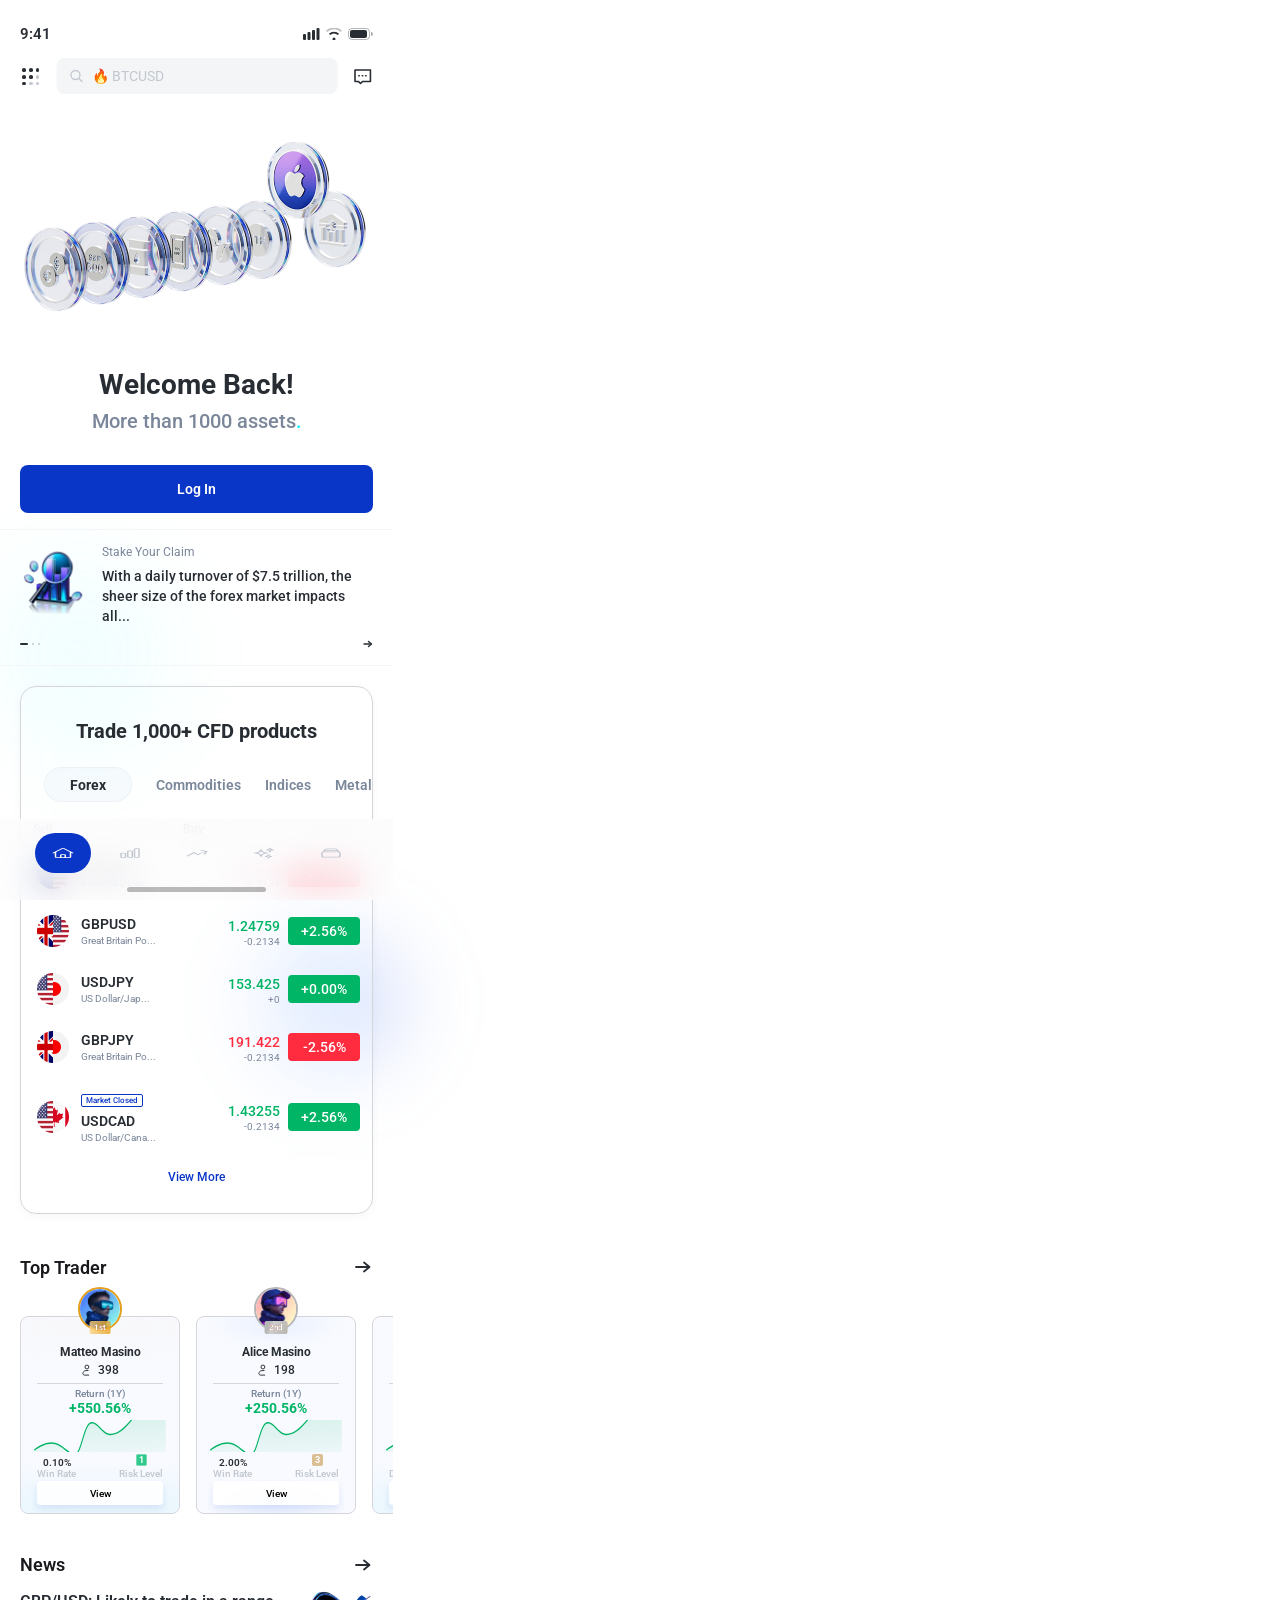
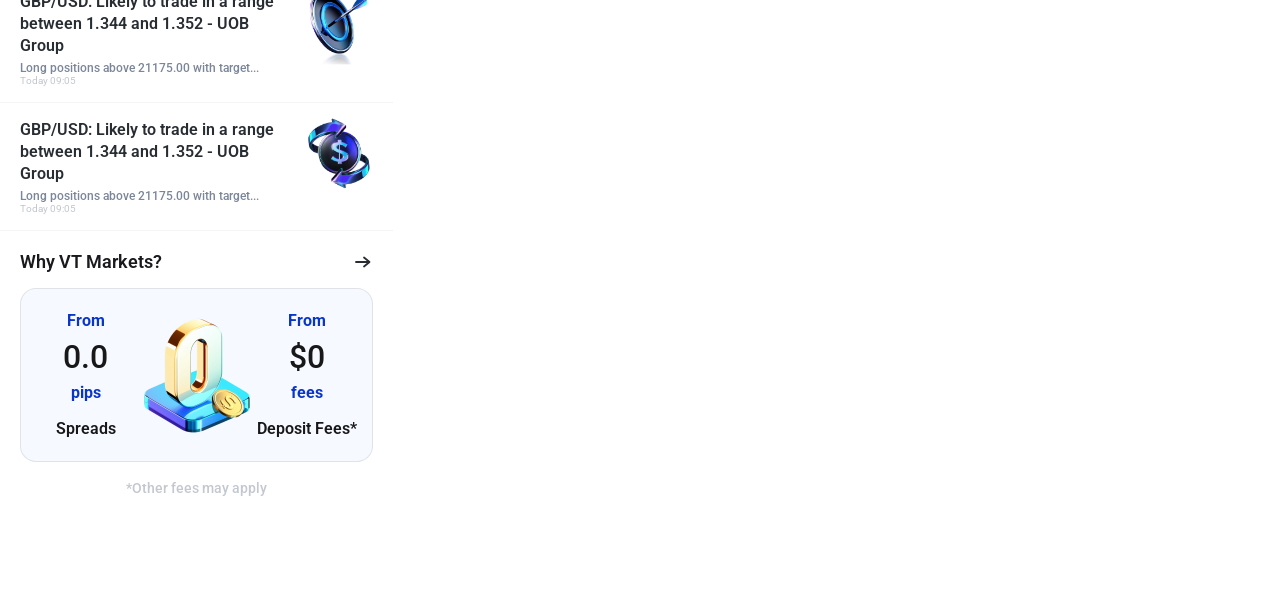
<file: index.html>
<!DOCTYPE html>
<html lang="en">
<head>
  <meta charset="UTF-8">
  <meta name="viewport" content="width=393, initial-scale=1.0">
  <title>VT Markets – Home</title>
  <link href="https://fonts.googleapis.com/css2?family=Roboto:wght@400;500;600;700;800&display=swap" rel="stylesheet">
  <link rel="stylesheet" href="components.css">
  <style>
    body { color: #282d34; }
    .page-scroll { padding-bottom: 85px; }

    /* ── Decorative background blobs ── */
    .bg-blob-1 {
      position: absolute;
      left: -54px;
      top: 519px;
      width: 264px;
      height: 264px;
      border-radius: 50%;
      background: radial-gradient(circle, rgba(0,240,255,0.08) 0%, rgba(0,240,255,0) 70%);
      filter: blur(40px);
      pointer-events: none;
      z-index: 0;
    }
    .bg-blob-2 {
      position: absolute;
      left: 239px;
      top: 902px;
      width: 198px;
      height: 198px;
      border-radius: 50%;
      background: radial-gradient(circle, rgba(80,120,240,0.30) 0%, rgba(80,120,240,0) 70%);
      filter: blur(35px);
      pointer-events: none;
      z-index: 0;
    }



    /* ── Hero section ── */
    .hero-section {
      padding: 0 20px;
      position: relative;
      z-index: 2;
      border-bottom: 1px solid #f4f5f6;
      overflow: hidden;
    }
    .hero-image-wrap {
      width: 479px;
      margin-left: -63px;
      position: relative;
      padding-top: 15px;
    }
    .hero-image-wrap img {
      display: block;
      width: 379px;
      height: auto;
      margin-left: 42px;
    }
    .hero-text {
      text-align: center;
      margin-top: 0;
      padding-bottom: 16px;
      display: flex;
      flex-direction: column;
      gap: 8px;
    }
    .hero-title {
      font-size: 28px;
      font-weight: 700;
      color: #282d34;
      line-height: 32px;
    }
    .hero-sub {
      font-size: 20px;
      font-weight: 500;
      color: #7a8699;
      line-height: 24px;
    }
    .hero-sub span.cyan { color: #00f0ff; }
    .btn-login {
      width: 100%;
      height: 48px;
      background: #0a36c7;
      border-radius: 8px;
      display: flex;
      align-items: center;
      justify-content: center;
      margin-top: 16px;
      margin-bottom: 16px;
      cursor: pointer;
    }
    .btn-login span {
      font-size: 14px;
      font-weight: 600;
      color: #fff;
    }

    /* ── Banner ── */
    .banner {
      padding: 0 20px;
      border-bottom: 1px solid #f4f5f6;
      position: relative;
      z-index: 2;
      overflow: hidden;
    }
    .banner-inner {
      display: flex;
      align-items: flex-start;
      gap: 12px;
      padding: 16px 0;
    }
    .banner-icon {
      width: 70px;
      height: 70px;
      flex-shrink: 0;
      display: flex;
      align-items: center;
      justify-content: center;
    }
    .banner-icon img { width: 68px; height: 68px; object-fit: contain; }
    .banner-content { flex: 1; min-width: 0; }
    .banner-label {
      font-size: 12px;
      font-weight: 400;
      color: #7a8699;
      line-height: 12px;
      margin-bottom: 8px;
    }
    .banner-title {
      font-size: 14px;
      font-weight: 500;
      color: #282d34;
      line-height: 20px;
    }
    .banner-dots-row {
      display: flex;
      align-items: center;
      justify-content: space-between;
    }
    .banner-dots { display: flex; align-items: center; gap: 4px; }
    .dot-active { width: 8px; height: 2px; background: #282d34; border-radius: 1px; }
    .dot { width: 2px; height: 2px; background: #c2c7d0; border-radius: 50%; }
    .banner-arrow img { width: 10px; height: 10px; }
    .banner-close {
      position: absolute;
      right: 20px;
      top: 9px;
      width: 16px;
      height: 16px;
      background: #f4f5f6;
      border-radius: 8px;
      display: flex;
      align-items: center;
      justify-content: center;
      cursor: pointer;
    }
    .banner-close img { width: 12px; height: 12px; }

    /* ── Market Card ── */
    .market-card-wrap {
      padding: 20px;
      position: relative;
      z-index: 2;
    }
    .market-card {
      width: 353px;
      background: rgba(255,255,255,0.18);
      backdrop-filter: blur(24px) saturate(180%);
      -webkit-backdrop-filter: blur(24px) saturate(180%);
      border-radius: 16px;
      border: 0.5px solid #d4d6db;
      box-shadow: 0 2px 8px rgba(0,0,0,0.04);
      padding: 32px 0 24px;
      overflow: hidden;
      position: relative;
    }
    .market-card-title {
      font-size: 20px;
      font-weight: 700;
      color: #282d34;
      text-align: center;
      padding: 0 22.5px 24px;
      line-height: 1.2;
    }
    /* Tab bar */
    .market-tabs {
      display: flex;
      align-items: center;
      gap: 24px;
      padding: 0 22.5px;
      margin-bottom: 20px;
    }
    .market-tab {
      font-size: 14px;
      font-weight: 600;
      color: #7a8699;
      cursor: pointer;
      padding: 8px 0;
      white-space: nowrap;
    }
    .market-tab.active {
      background: rgba(158,195,222,0.08);
      backdrop-filter: blur(10px);
      border: 0.5px solid rgba(24,24,24,0.04);
      border-radius: 40px;
      padding: 8.5px 25px;
      color: #282d34;
      font-weight: 700;
    }
    /* Table header */
    .market-header {
      display: flex;
      align-items: center;
      justify-content: space-between;
      padding: 0 12px;
      margin-bottom: 8px;
    }
    .mh-sell {
      font-size: 12px;
      font-weight: 500;
      color: #7a8699;
      width: 65px;
    }
    .mh-buy {
      font-size: 12px;
      font-weight: 500;
      color: #282d34;
      text-align: center;
      flex: 1;
    }
    .mh-change {
      font-size: 12px;
      font-weight: 500;
      color: #7a8699;
      width: 72px;
      text-align: right;
    }
    /* Symbol rows */
    .symbol-row {
      display: flex;
      align-items: center;
      padding: 12px 12px;
      gap: 0;
    }
    .symbol-row + .symbol-row {
      border-top: none;
    }
    /* Currency pair icon */
    .pair-icon {
      position: relative;
      width: 40px;
      height: 32px;
      flex-shrink: 0;
    }
    .flag-circle {
      width: 24px;
      height: 24px;
      border-radius: 50%;
      border: 1.5px solid #fff;
      overflow: hidden;
      display: flex;
      align-items: center;
      justify-content: center;
      font-size: 15px;
      position: absolute;
      top: 50%;
      transform: translateY(-50%);
      box-shadow: 0 0 0 0.5px rgba(0,0,0,0.1);
      background: #f0f0f0;
    }
    .flag-circle.base { left: 0; z-index: 2; }
    .flag-circle.quote { left: 16px; z-index: 1; }

    .pair-info { flex: 1; padding-left: 8px; }
    .pair-name {
      font-size: 14px;
      font-weight: 600;
      color: #282d34;
      line-height: 20px;
    }
    .pair-full {
      font-size: 10px;
      font-weight: 400;
      color: #7a8699;
      line-height: 14px;
    }
    .pair-status {
      display: inline-block;
      font-size: 8px;
      font-weight: 500;
      color: #0a36c7;
      border: 0.5px solid #0a36c7;
      border-radius: 2px;
      padding: 1px 4px;
      margin-bottom: 2px;
    }
    .pair-price-col {
      width: 120px;
      text-align: right;
      padding-right: 8px;
    }
    .pair-price {
      font-size: 14px;
      font-weight: 500;
      line-height: 20px;
    }
    .pair-price.up { color: #00b565; }
    .pair-price.down { color: #ff2c40; }
    .pair-price.neutral { color: #00b565; }
    .pair-diff {
      font-size: 10px;
      font-weight: 400;
      color: #7a8699;
      text-align: right;
    }
    .change-badge {
      width: 72px;
      height: 28px;
      border-radius: 4px;
      display: flex;
      align-items: center;
      justify-content: center;
      font-size: 14px;
      font-weight: 500;
      color: #fff;
      flex-shrink: 0;
    }
    .change-badge.up { background: #00b565; }
    .change-badge.down { background: #ff2c40; }
    .change-badge.neutral { background: #00b565; }

    .add-symbol-btn {
      display: flex;
      align-items: center;
      justify-content: center;
      margin: 8px auto 0;
      padding: 5px 12px;
      cursor: pointer;
    }
    .add-symbol-btn span {
      font-size: 12px;
      font-weight: 500;
      color: #0a36c7;
    }

    /* ── Section title ── */
    .section-header {
      display: flex; align-items: center; justify-content: space-between;
      padding: 0 20px; margin-bottom: 16px;
    }

    /* ── News section (index-specific overrides) ── */
    .news-section { padding-top: 20px; position: relative; z-index: 2; }
    .news-item { padding: 0 20px 16px; margin-bottom: 0; }
    .news-text { flex: 1; }
    .news-headline {
      font-size: 16px; font-weight: 600; color: #282d34;
      line-height: 22px; margin-bottom: 4px;
    }
    .news-date { font-size: 10px; font-weight: 400; color: #c2c7d0; }
    .news-thumb { border-radius: 8px; overflow: visible; background: transparent; display: flex; align-items: center; justify-content: center; }
    .news-thumb img { width: 80px; height: 80px; object-fit: contain; }

    /* ── Why VT Markets ── */
    .why-section {
      padding: 20px 20px 24px;
      position: relative;
      z-index: 2;
    }
    .why-card {
      width: 353px;
      height: 174px;
      background: rgba(85,132,250,0.05);
      backdrop-filter: blur(53px);
      -webkit-backdrop-filter: blur(53px);
      border: 0.7px solid rgba(0,0,0,0.09);
      border-radius: 16px;
      position: relative;
      overflow: hidden;
      display: flex;
      align-items: center;
      justify-content: space-between;
      padding: 0 8px;
    }
    .why-card-bg {
      position: absolute;
      inset: 0;
      pointer-events: none;
    }
    .why-card-bg img {
      width: 100%;
      height: 100%;
      object-fit: cover;
      opacity: 0.6;
    }
    .why-col {
      display: flex;
      flex-direction: column;
      align-items: center;
      gap: 10px;
      width: 119px;
      text-align: center;
      position: relative;
      z-index: 2;
    }
    .why-from {
      font-size: 16px;
      font-weight: 700;
      color: #0a36c7;
      line-height: 26px;
    }
    .why-value {
      font-size: 32px;
      font-weight: 500;
      color: #181818;
      line-height: 26px;
    }
    .why-unit {
      font-size: 16px;
      font-weight: 700;
      color: #0a36c7;
      line-height: 26px;
    }
    .why-label {
      font-size: 16px;
      font-weight: 600;
      color: #181818;
      line-height: 26px;
    }
    .why-center-icon {
      width: 108px;
      height: 108px;
      flex-shrink: 0;
      position: relative;
      z-index: 2;
      display: flex;
      align-items: center;
      justify-content: center;
    }
    .why-center-icon img {
      width: 127px;
      height: 127px;
      object-fit: contain;
    }
    .why-footnote {
      font-size: 14px;
      font-weight: 500;
      color: #c2c7d0;
      text-align: center;
      margin-top: 16px;
      line-height: 20px;
    }

    /* ── Section spacers ── */
    .section-gap { height: 20px; }
  </style>
</head>
<body>
<div class="page-scroll">

<!-- Decorative background blobs -->
<div class="bg-blob-1"></div>
<div class="bg-blob-2"></div>



<!-- ─────────────── HERO SECTION ─────────────── -->
<div class="hero-section">
  <div class="hero-image-wrap">
    <img src="images/Hero_image.png" alt="VT Markets coins">
  </div>
  <div class="hero-text">
    <p class="hero-title">Welcome Back!</p>
    <p class="hero-sub">More than 1000 assets<span class="cyan">.</span></p>
  </div>
  <div class="btn-login" onclick="location.href='login.html'" style="cursor:pointer;">
    <span>Log In</span>
  </div>
</div>

<!-- ─────────────── BANNER ─────────────── -->
<div class="banner">
  <div style="overflow:hidden;">
    <div id="idxBannerTrack" style="display:flex;width:300%;transition:transform .35s cubic-bezier(.4,0,.2,1);">
      <!-- Slide 1 -->
      <div class="banner-inner" style="width:33.333%;flex-shrink:0;padding-bottom:8px;">
        <div class="banner-icon"><img src="images/Shakeyourclaim_image.png" alt=""></div>
        <div class="banner-content">
          <p class="banner-label">Stake Your Claim</p>
          <p class="banner-title">With a daily turnover of $7.5 trillion, the sheer size of the forex market impacts all...</p>
        </div>
      </div>
      <!-- Slide 2 -->
      <div class="banner-inner" style="width:33.333%;flex-shrink:0;padding-bottom:8px;">
        <div class="banner-icon"><img src="images/copy-person2.png" alt=""></div>
        <div class="banner-content">
          <p class="banner-label">Expert Traders</p>
          <p class="banner-title">Follow top-ranked traders and automatically mirror their strategies in real time...</p>
        </div>
      </div>
      <!-- Slide 3 -->
      <div class="banner-inner" style="width:33.333%;flex-shrink:0;padding-bottom:8px;">
        <div class="banner-icon"><img src="images/copy-guide1.png" alt=""></div>
        <div class="banner-content">
          <p class="banner-label">Trading Guide</p>
          <p class="banner-title">Access comprehensive guides to sharpen your trading skills and strategy...</p>
        </div>
      </div>
    </div>
  </div>
  <!-- Shared footer: dots + arrow -->
  <div class="banner-dots-row" style="padding-bottom:12px;">
    <div class="banner-dots" id="idxBannerDots">
      <div class="dot-active"></div><div class="dot"></div><div class="dot"></div>
    </div>
    <div class="banner-arrow" id="idxBannerArrow" style="cursor:pointer;">
      <svg width="10" height="10" viewBox="0 0 10 10" fill="none">
        <line x1="1" y1="5" x2="8" y2="5" stroke="#282d34" stroke-width="1.4" stroke-linecap="round"/>
        <path d="M5.5 2.5L8.5 5L5.5 7.5" stroke="#282d34" stroke-width="1.4" stroke-linecap="round" stroke-linejoin="round"/>
      </svg>
    </div>
  </div>
</div>

<!-- ─────────────── MARKET CARD ─────────────── -->
<div class="market-card-wrap">
  <div class="market-card">
    <p class="market-card-title">Trade 1,000+ CFD products</p>

    <!-- Tabs -->
    <div class="market-tabs">
      <div class="market-tab active">Forex</div>
      <div class="market-tab">Commodities</div>
      <div class="market-tab">Indices</div>
      <div class="market-tab">Metals</div>
    </div>

    <!-- Column headers -->
    <div class="market-header">
      <div class="mh-sell">Sell</div>
      <div class="mh-buy">Buy</div>
      <div class="mh-change">%Change</div>
    </div>

    <!-- EURUSD -->
    <div class="symbol-row">
      <div class="pair-icon">
        <img src="images/86-EURUSD.png" alt="EURUSD" style="width:40px;height:32px;object-fit:contain;">
      </div>
      <div class="pair-info">
        <div class="pair-name">EURUSD</div>
        <div class="pair-full">Euro/US Dollar</div>
      </div>
      <div class="pair-price-col">
        <div class="pair-price down">1.03814</div>
        <div class="pair-diff" style="text-align:right">-0.2134</div>
      </div>
      <div class="change-badge down">-2.56%</div>
    </div>

    <!-- GBPUSD -->
    <div class="symbol-row">
      <div class="pair-icon">
        <img src="images/93-GBPUSD.png" alt="GBPUSD" style="width:40px;height:32px;object-fit:contain;">
      </div>
      <div class="pair-info">
        <div class="pair-name">GBPUSD</div>
        <div class="pair-full">Great Britain Po...</div>
      </div>
      <div class="pair-price-col">
        <div class="pair-price up">1.24759</div>
        <div class="pair-diff" style="text-align:right">-0.2134</div>
      </div>
      <div class="change-badge up">+2.56%</div>
    </div>

    <!-- USDJPY -->
    <div class="symbol-row">
      <div class="pair-icon">
        <img src="images/108-USDJPY.png" alt="USDJPY" style="width:40px;height:32px;object-fit:contain;">
      </div>
      <div class="pair-info">
        <div class="pair-name">USDJPY</div>
        <div class="pair-full">US Dollar/Jap...</div>
      </div>
      <div class="pair-price-col">
        <div class="pair-price up">153.425</div>
        <div class="pair-diff" style="text-align:right">+0</div>
      </div>
      <div class="change-badge neutral">+0.00%</div>
    </div>

    <!-- GBPJPY -->
    <div class="symbol-row">
      <div class="pair-icon">
        <img src="images/90-GBPJPY.png" alt="GBPJPY" style="width:40px;height:32px;object-fit:contain;">
      </div>
      <div class="pair-info">
        <div class="pair-name">GBPJPY</div>
        <div class="pair-full">Great Britain Po...</div>
      </div>
      <div class="pair-price-col">
        <div class="pair-price down">191.422</div>
        <div class="pair-diff" style="text-align:right">-0.2134</div>
      </div>
      <div class="change-badge down">-2.56%</div>
    </div>

    <!-- USDCAD -->
    <div class="symbol-row">
      <div class="pair-icon">
        <img src="images/101-USDCAD.png" alt="USDCAD" style="width:40px;height:32px;object-fit:contain;">
      </div>
      <div class="pair-info">
        <div style="margin-bottom:2px"><span class="pair-status">Market Closed</span></div>
        <div class="pair-name">USDCAD</div>
        <div class="pair-full">US Dollar/Cana...</div>
      </div>
      <div class="pair-price-col">
        <div class="pair-price up">1.43255</div>
        <div class="pair-diff" style="text-align:right">-0.2134</div>
      </div>
      <div class="change-badge up">+2.56%</div>
    </div>

    <!-- Add Symbol -->
    <div class="add-symbol-btn">
      <span>View More</span>
    </div>
  </div>
</div>

<!-- ─────────────── TOP TRADER ─────────────── -->
<div class="top-trader-section">
  <div class="section-row" style="padding-left:0; padding-right:20px; margin-top:0;">
    <span class="section-title">Top Trader</span>
    <div class="arrow-right"><svg width="20" height="20" viewBox="0 0 20 20" fill="none"><line x1="3" y1="10" x2="16" y2="10" stroke="#282d34" stroke-width="1.8" stroke-linecap="round"/><path d="M11 5.5L16.5 10L11 14.5" stroke="#282d34" stroke-width="1.8" stroke-linecap="round" stroke-linejoin="round"/></svg></div>
  </div>

  <div class="trader-cards-row">
    <!-- Trader 1 – Matteo Masino -->
    <div class="trader-card">
      <img class="trader-card-bg" src="images/0485bc50-fc5f-49e8-9068-eb3b146111c1.svg" alt="">
      <div class="trader-divider"></div>
      <div class="trader-avatar">
        <img src="images/toptrader1.png" alt="Matteo Masino">
      </div>
      <div class="trader-rank rank-gold">1st</div>
      <div class="trader-name">Matteo Masino</div>
      <div class="trader-followers">
        <img src="images/5b3cdfe7-d5ea-433b-b21c-19aaf782c889.svg" alt="">
        <span>398</span>
      </div>
      <div class="trader-return-label">Return (1Y)</div>
      <div class="trader-return-value">+550.56%</div>
      <div class="trader-chart">
        <img src="images/c171a03f-dcf1-4067-b716-1624bb15d0e0.svg" alt="chart">
      </div>
      <div class="trader-stats">
        <div class="trader-stat">
          <span class="trader-stat-value">0.10%</span>
          <span class="trader-stat-label">Win Rate</span>
        </div>
        <div class="trader-stat">
          <div class="risk-badge risk-low">1</div>
          <span class="trader-stat-label">Risk Level</span>
        </div>
      </div>
      <div class="trader-view-btn">View</div>
    </div>

    <!-- Trader 2 – Alice Masino -->
    <div class="trader-card">
      <div style="position:absolute;inset:0;overflow:hidden;border-radius:8px;">
        <div style="position:absolute;bottom:-8px;left:50%;transform:translateX(-50%);width:136px;height:31px;background:radial-gradient(ellipse,rgba(85,132,250,0.15) 0%,transparent 70%);filter:blur(8px);"></div>
        <div style="position:absolute;top:-8px;left:50%;transform:translateX(-50%);width:136px;height:31px;background:radial-gradient(ellipse,rgba(85,132,250,0.12) 0%,transparent 70%);filter:blur(8px);"></div>
      </div>
      <div class="trader-divider"></div>
      <div class="trader-avatar">
        <img src="images/toptrader2.png" alt="Alice Masino">
      </div>
      <div class="trader-rank rank-silver">2nd</div>
      <div class="trader-name">Alice Masino</div>
      <div class="trader-followers">
        <img src="images/5b3cdfe7-d5ea-433b-b21c-19aaf782c889.svg" alt="">
        <span>198</span>
      </div>
      <div class="trader-return-label">Return (1Y)</div>
      <div class="trader-return-value">+250.56%</div>
      <div class="trader-chart">
        <img src="images/c171a03f-dcf1-4067-b716-1624bb15d0e0.svg" alt="chart">
      </div>
      <div class="trader-stats">
        <div class="trader-stat">
          <span class="trader-stat-value">2.00%</span>
          <span class="trader-stat-label">Win Rate</span>
        </div>
        <div class="trader-stat">
          <div class="risk-badge risk-med">3</div>
          <span class="trader-stat-label">Risk Level</span>
        </div>
      </div>
      <div class="trader-view-btn">View</div>
    </div>

    <!-- Trader 3 -->
    <div class="trader-card" style="margin-right:20px;">
      <img class="trader-card-bg" src="images/8a90fd8b-2f4a-4664-93b2-e6b552c9b569.svg" alt="">
      <div class="trader-divider"></div>
      <div class="trader-avatar">
        <img src="images/toptrader2.png" alt="Alice Masino">
      </div>
      <div class="trader-rank rank-bronze">3rd</div>
      <div class="trader-name">Alice Masino</div>
      <div class="trader-followers">
        <img src="images/5b3cdfe7-d5ea-433b-b21c-19aaf782c889.svg" alt="">
        <span>198</span>
      </div>
      <div class="trader-return-label">Return (30d)</div>
      <div class="trader-return-value">+250.56%</div>
      <div class="trader-chart">
        <img src="images/c171a03f-dcf1-4067-b716-1624bb15d0e0.svg" alt="chart">
      </div>
      <div class="trader-stats">
        <div class="trader-stat">
          <span class="trader-stat-value">2.00%</span>
          <span class="trader-stat-label">Drawdown</span>
        </div>
        <div class="trader-stat">
          <div class="risk-badge risk-med">3</div>
          <span class="trader-stat-label">Risk Level</span>
        </div>
      </div>
      <div class="trader-view-btn">View</div>
    </div>
  </div>
</div>

<!-- ─────────────── NEWS ─────────────── -->
<div class="news-section">
  <div class="section-header">
    <span class="section-title">News</span>
    <div class="arrow-right"><svg width="20" height="20" viewBox="0 0 20 20" fill="none" xmlns="http://www.w3.org/2000/svg"><line x1="3" y1="10" x2="16" y2="10" stroke="#282d34" stroke-width="1.8" stroke-linecap="round"/><path d="M11 5.5L16.5 10L11 14.5" stroke="#282d34" stroke-width="1.8" stroke-linecap="round" stroke-linejoin="round"/></svg></div>
  </div>

  <div class="news-item">
    <div class="news-text">
      <p class="news-headline">GBP/USD: Likely to trade in a range between 1.344 and 1.352 - UOB Group</p>
      <p class="news-sub">Long positions above 21175.00 with target...</p>
      <p class="news-date">Today 09:05</p>
    </div>
    <div class="news-thumb">
      <img src="images/news1.png" alt="news image">
    </div>
  </div>

  <div class="news-item" style="margin-top:16px;">
    <div class="news-text">
      <p class="news-headline">GBP/USD: Likely to trade in a range between 1.344 and 1.352 - UOB Group</p>
      <p class="news-sub">Long positions above 21175.00 with target...</p>
      <p class="news-date">Today 09:05</p>
    </div>
    <div class="news-thumb">
      <img src="images/news2.png" alt="news image">
    </div>
  </div>
</div>

<!-- ─────────────── WHY VT MARKETS ─────────────── -->
<div class="why-section">
  <div class="section-header" style="padding:0;margin-bottom:16px;">
    <span class="section-title">Why VT Markets?</span>
    <div class="arrow-right"><svg width="20" height="20" viewBox="0 0 20 20" fill="none" xmlns="http://www.w3.org/2000/svg"><line x1="3" y1="10" x2="16" y2="10" stroke="#282d34" stroke-width="1.8" stroke-linecap="round"/><path d="M11 5.5L16.5 10L11 14.5" stroke="#282d34" stroke-width="1.8" stroke-linecap="round" stroke-linejoin="round"/></svg></div>
  </div>

  <div class="why-card">
    <div class="why-card-bg"></div>
    <div class="why-col">
      <span class="why-from">From</span>
      <span class="why-value">0.0</span>
      <span class="why-unit">pips</span>
      <span class="why-label">Spreads</span>
    </div>
    <div class="why-center-icon">
      <img src="images/WhyVTmarkets.png" alt="0 fee">
    </div>
    <div class="why-col">
      <span class="why-from">From</span>
      <span class="why-value">$0</span>
      <span class="why-unit">fees</span>
      <span class="why-label">Deposit Fees*</span>
    </div>
  </div>
  <p class="why-footnote">*Other fees may apply</p>
</div>

</div><!-- end page-scroll -->

<!-- ─────────────── TAB BAR ─────────────── -->
<!-- Banner carousel -->
<script>
(function() {
  var track = document.getElementById('idxBannerTrack');
  var dotsWrap = document.getElementById('idxBannerDots');
  var arrow = document.getElementById('idxBannerArrow');
  var total = 3, cur = 0;
  function goTo(n) {
    cur = (n + total) % total;
    track.style.transform = 'translateX(-' + (cur * 33.333) + '%)';
    var dots = dotsWrap.children;
    for (var i = 0; i < dots.length; i++)
      dots[i].className = i === cur ? 'dot-active' : 'dot';
  }
  arrow.addEventListener('click', function() { goTo(cur + 1); });
  setInterval(function() { goTo(cur + 1); }, 4000);
})();
</script>
<script src="top-nav.js"></script>
<script>TopNav.init({ showSearch: true, rightIconSrc: 'images/1eb91ff7-c9b6-4cf5-9118-5938916d3a01.svg', menuHref: 'profile-prelogin.html' });</script>
<script src="bottom-nav.js"></script>
<script>BottomNav.init('home', 'prelogin');</script>
</body>
</html>
</file>
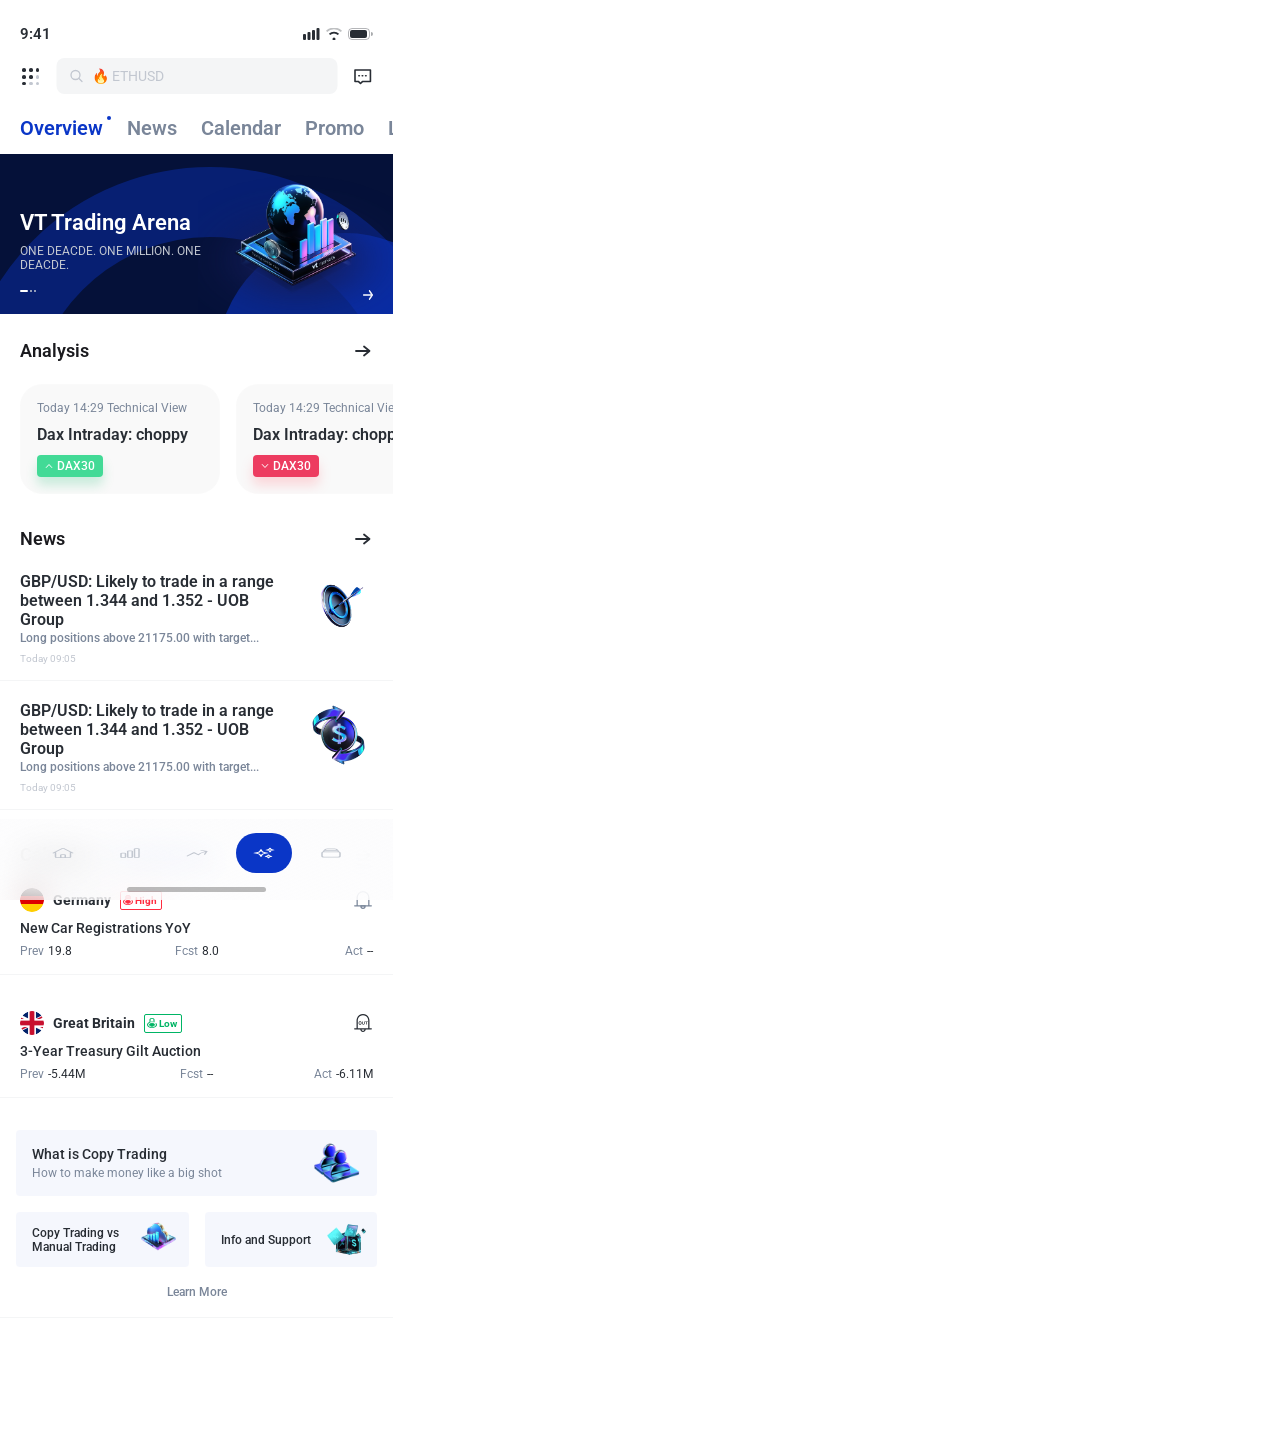
<file: discover.html>
<!DOCTYPE html>
<html lang="en">
<head>
  <meta charset="UTF-8">
  <meta name="viewport" content="width=393, initial-scale=1">
  <title>Discover – VT Markets</title>
  <link href="https://fonts.googleapis.com/css2?family=Roboto:wght@400;500;600;700&display=swap" rel="stylesheet">
  <link rel="stylesheet" href="components.css">
  <style>

    /* ── Sticky header ── */
    .tn-status-bar { position: sticky !important; top: 0; z-index: 20; background: #fff; }
    .tn-nav-bar { position: sticky !important; top: 54px; z-index: 20; background: #fff; }

    /* ── Page-level tabs ── */
    .page-tabs {
      position: sticky; top: 98px; z-index: 20; background: #fff;
      display: flex; align-items: center; padding: 16px 20px 12px;
      gap: 0; overflow-x: auto; width: 393px;
      scrollbar-width: none;
    }
    .page-tabs::-webkit-scrollbar { display: none; }
    .page-tab {
      font-size: 20px; font-weight: 600; color: #7a8699;
      line-height: 28px; padding: 0 12px; cursor: pointer;
      white-space: nowrap; position: relative; flex-shrink: 0;
    }
    .page-tab:first-child { padding-left: 0; }
    .page-tab.active {
      font-weight: 600; color: #0a36c7;
    }
    .page-tab .pt-dot {
      position: absolute; top: 2px; right: 4px;
      width: 4px; height: 4px; border-radius: 50%; background: #0a36c7;
    }

    /* ── Hero banner ── */
    .hero-banner {
      width: 393px; height: 160px; background: #051139;
      position: relative; overflow: hidden;
    }
    .hero-circle-1 {
      position: absolute; left: -40px; top: 13px;
      width: 500px; height: 500px; border-radius: 50%;
      border: 70px solid #0a36c7; opacity: 0.4;
    }
    .hero-circle-2 {
      position: absolute; left: 217px; top: 79px;
      width: 256px; height: 256px; border-radius: 50%;
      background: #0a36c7; opacity: 0.6;
    }
    .hero-globe {
      position: absolute; right: 0; top: -66px;
      width: 195px; height: 287px; object-fit: cover;
    }
    .hero-title {
      position: absolute; left: 20px; top: 54px;
      font-size: 22px; font-weight: 600; color: #fff;
      line-height: 30px; width: 189px;
    }
    .hero-subtitle {
      position: absolute; left: 20px; top: 90px;
      font-size: 12px; font-weight: 400; color: #c2c7d0;
      line-height: normal; width: 205px;
    }
    .hero-dots {
      position: absolute; left: 20px; top: 136px;
      display: flex; align-items: center; gap: 2px;
    }
    .hero-dot {
      width: 8px; height: 2px; border-radius: 1px; background: #fff;
    }
    .hero-dot.dim {
      width: 2px; height: 2px; border-radius: 50%; background: #c2c7d0;
    }
    .hero-arrow {
      position: absolute; right: 20px; top: 136px;
      width: 10px; height: 10px;
    }

    /* ── Section heading row ── */
    .section-heading {
      display: flex; align-items: center; justify-content: space-between;
      padding: 0 20px; width: 393px;
    }
    .section-title {
      font-size: 18px; font-weight: 600; color: #1a1a1e; line-height: 26px;
    }
    .section-arrow { width: 20px; height: 20px; cursor: pointer; }

    /* ── Analysis cards (horizontal scroll) ── */
    .analysis-scroll-wrap {
      width: 393px; overflow-x: auto; overflow-y: hidden;
      -webkit-overflow-scrolling: touch; scrollbar-width: none;
    }
    .analysis-scroll-wrap::-webkit-scrollbar { display: none; }
    .analysis-scroll {
      display: flex; gap: 16px; padding: 0 20px; width: max-content;
    }
    .analysis-card {
      width: 200px; border-radius: 22px;
      background: #f9f9f9; border: 0.9px solid rgba(255,255,255,0.1);
      backdrop-filter: blur(5px);
      padding: 16px; display: flex; flex-direction: column; gap: 8px;
      flex-shrink: 0;
    }
    .analysis-date {
      font-size: 12px; font-weight: 400; color: #7a8699; line-height: normal;
    }
    .analysis-title {
      font-size: 16px; font-weight: 600; color: #282d34; line-height: 24px;
    }
    .analysis-badge {
      display: inline-flex; align-items: center; gap: 4px;
      padding: 2px 8px; border-radius: 4px;
      font-size: 12px; font-weight: 500; color: #fff; line-height: 18px;
      width: fit-content;
    }
    .analysis-badge.green {
      background: #42da96; box-shadow: 0 8px 12px rgba(0,181,101,0.2);
    }
    .analysis-badge.red {
      background: #ed3c60; box-shadow: 0 8px 12px rgba(255,135,146,0.3);
    }
    .analysis-badge svg { width: 8px; height: 8px; }

    /* ── News items ── */
    .news-item {
      display: flex; gap: 16px; align-items: flex-start;
      padding: 0 20px; width: 393px;
      padding-bottom: 16px; border-bottom: 1px solid #f4f5f6;
    }
    .news-text { flex: 1; display: flex; flex-direction: column; gap: 4px; }
    .news-title-wrap {
      display: flex; flex-direction: column; gap: 2px;
    }
    .news-title {
      font-size: 16px; font-weight: 600; color: #282d34; line-height: normal;
    }
    .news-desc {
      font-size: 12px; font-weight: 500; color: #7a8699; line-height: normal;
    }
    .news-time {
      font-size: 10px; font-weight: 400; color: #c2c7d0; line-height: normal;
    }
    .news-img {
      width: 68px; height: 68px; border-radius: 4px;
      overflow: hidden; flex-shrink: 0;
    }
    .news-img img { width: 100%; height: 100%; object-fit: cover; }

    /* ── Calendar section ── */
    .calendar-heading-row {
      display: flex; align-items: center; gap: 8px;
    }
    .calendar-date-badge {
      height: 20px; padding: 0 8px; border-radius: 2px;
      background: #f4f5f6; font-size: 12px; font-weight: 500;
      color: #0a36c7; display: flex; align-items: center;
      justify-content: center; white-space: nowrap;
    }
    .calendar-item {
      display: flex; flex-direction: column; gap: 8px;
      padding: 0 20px 16px; width: 393px;
      border-bottom: 1px solid #f4f5f6;
    }
    .calendar-item-header {
      display: flex; align-items: center; justify-content: space-between;
    }
    .calendar-item-left {
      display: flex; align-items: center; gap: 9px;
    }
    .calendar-flag { width: 24px; height: 24px; border-radius: 50%; }
    .calendar-country {
      font-size: 14px; font-weight: 700; color: #282d34; line-height: normal;
    }
    .calendar-impact {
      display: inline-flex; align-items: center; gap: 2px;
      padding: 3px 4px 3px 2px; border-radius: 2px;
      font-size: 10px; font-weight: 700; line-height: normal;
    }
    .calendar-impact.high {
      border: 0.5px solid #ff2c40; color: #ff2c40;
    }
    .calendar-impact.low {
      border: 0.5px solid #00b565; color: #00b565;
    }
    .calendar-impact img { width: 10px; height: 10px; }
    .calendar-bell { width: 20px; height: 20px; cursor: pointer; }
    .calendar-event-name {
      font-size: 14px; font-weight: 500; color: #282d34; line-height: normal;
    }
    .calendar-data-row {
      display: flex; justify-content: space-between;
      font-size: 12px; font-weight: 400; line-height: normal;
    }
    .calendar-data-col {
      display: flex; gap: 4px; align-items: flex-start;
      width: 120px;
    }
    .calendar-data-col:nth-child(2) { justify-content: center; }
    .calendar-data-col:nth-child(3) { justify-content: flex-end; }
    .calendar-data-label { color: #7a8699; }
    .calendar-data-value { color: #282d34; }

    /* ── Learn section ── */
    .learn-section {
      display: flex; flex-direction: column; gap: 16px;
      align-items: center; padding: 0 16px; width: 393px;
      border-bottom: 0.5px solid #f4f5f6; padding-bottom: 16px;
    }
    .learn-banner {
      width: 361px; border-radius: 4px;
      background: rgba(10,54,199,0.04);
      display: flex; align-items: center; justify-content: space-between;
      padding: 8px 16px;
    }
    .learn-banner-text {
      display: flex; flex-direction: column; gap: 4px;
    }
    .learn-banner-title {
      font-size: 14px; font-weight: 500; color: #282d34; line-height: normal;
    }
    .learn-banner-desc {
      font-size: 12px; font-weight: 400; color: #7a8699; line-height: normal;
    }
    .learn-banner-img {
      width: 50px; height: 50px; object-fit: contain;
    }
    .learn-cards-row {
      display: flex; gap: 16px; width: 361px;
    }
    .learn-card-sm {
      width: 172.5px; border-radius: 4px;
      background: rgba(10,54,199,0.04);
      display: flex; align-items: center; justify-content: space-between;
      padding: 8px 8px 8px 16px;
    }
    .learn-card-sm-text {
      font-size: 12px; font-weight: 500; color: #282d34; line-height: normal;
      width: 116px;
    }
    .learn-card-sm-img {
      width: 50px; height: 39px; object-fit: contain;
    }
    .learn-more-text {
      font-size: 12px; font-weight: 500; color: #7a8699;
      line-height: 18px; cursor: pointer;
    }
  </style>
</head>
<body>
<div class="page-scroll">

  <!-- Page-level tabs -->
  <div class="page-tabs">
    <div class="page-tab active">Overview<span class="pt-dot"></span></div>
    <div class="page-tab">News</div>
    <div class="page-tab">Calendar</div>
    <div class="page-tab">Promo</div>
    <div class="page-tab">Learn</div>
  </div>

  <!-- Hero banner -->
  <div class="hero-banner">
    <div class="hero-circle-1"></div>
    <div class="hero-circle-2"></div>
    <img class="hero-globe" src="images/discover-globe.png" alt="">
    <div class="hero-title">VT Trading Arena</div>
    <div class="hero-subtitle">ONE DEACDE. ONE MILLION. ONE DEACDE.</div>
    <div class="hero-dots">
      <div class="hero-dot"></div>
      <div class="hero-dot dim"></div>
      <div class="hero-dot dim"></div>
    </div>
    <img class="hero-arrow" src="images/discover-arrow-right-sm.svg" alt="">
  </div>

  <!-- Analysis section -->
  <div style="display:flex;flex-direction:column;gap:20px;margin-top:24px;">
    <div class="section-heading">
      <span class="section-title">Analysis</span>
      <div class="arrow-right"><svg width="20" height="20" viewBox="0 0 20 20" fill="none"><line x1="3" y1="10" x2="16" y2="10" stroke="#282d34" stroke-width="1.8" stroke-linecap="round"/><path d="M11 5.5L16.5 10L11 14.5" stroke="#282d34" stroke-width="1.8" stroke-linecap="round" stroke-linejoin="round"/></svg></div>
    </div>
    <div class="analysis-scroll-wrap">
      <div class="analysis-scroll">
        <div class="analysis-card">
          <span class="analysis-date">Today 14:29 Technical View</span>
          <span class="analysis-title">Dax Intraday: choppy</span>
          <div class="analysis-badge green">
            <svg viewBox="0 0 8 8" fill="none"><path d="M1.25 5.5L4 2.5L6.75 5.5" stroke="#fff" stroke-width="1" stroke-linecap="round" stroke-linejoin="round"/></svg>
            DAX30
          </div>
        </div>
        <div class="analysis-card">
          <span class="analysis-date">Today 14:29 Technical View</span>
          <span class="analysis-title">Dax Intraday: choppy</span>
          <div class="analysis-badge red">
            <svg viewBox="0 0 8 8" fill="none"><path d="M1.25 2.5L4 5.5L6.75 2.5" stroke="#fff" stroke-width="1" stroke-linecap="round" stroke-linejoin="round"/></svg>
            DAX30
          </div>
        </div>
      </div>
    </div>
  </div>

  <!-- News section -->
  <div style="display:flex;flex-direction:column;gap:20px;margin-top:32px;">
    <div class="section-heading">
      <span class="section-title">News</span>
      <div class="arrow-right"><svg width="20" height="20" viewBox="0 0 20 20" fill="none"><line x1="3" y1="10" x2="16" y2="10" stroke="#282d34" stroke-width="1.8" stroke-linecap="round"/><path d="M11 5.5L16.5 10L11 14.5" stroke="#282d34" stroke-width="1.8" stroke-linecap="round" stroke-linejoin="round"/></svg></div>
    </div>

    <div class="news-item">
      <div class="news-text">
        <div class="news-title-wrap">
          <span class="news-title">GBP/USD: Likely to trade in a range between 1.344 and 1.352 - UOB Group</span>
          <span class="news-desc">Long positions above 21175.00 with target...</span>
        </div>
        <span class="news-time">Today 09:05</span>
      </div>
      <div class="news-img">
        <img src="images/discover-news-img1b.png" alt="">
      </div>
    </div>

    <div class="news-item">
      <div class="news-text">
        <div class="news-title-wrap">
          <span class="news-title">GBP/USD: Likely to trade in a range between 1.344 and 1.352 - UOB Group</span>
          <span class="news-desc">Long positions above 21175.00 with target...</span>
        </div>
        <span class="news-time">Today 09:05</span>
      </div>
      <div class="news-img">
        <img src="images/discover-news-img2.png" alt="">
      </div>
    </div>
  </div>

  <!-- Calendar section -->
  <div style="display:flex;flex-direction:column;gap:20px;margin-top:32px;">
    <div class="section-heading">
      <div class="calendar-heading-row">
        <span class="section-title">Calendar</span>
        <span class="calendar-date-badge">12/12/2026 Today</span>
      </div>
      <div class="arrow-right"><svg width="20" height="20" viewBox="0 0 20 20" fill="none"><line x1="3" y1="10" x2="16" y2="10" stroke="#282d34" stroke-width="1.8" stroke-linecap="round"/><path d="M11 5.5L16.5 10L11 14.5" stroke="#282d34" stroke-width="1.8" stroke-linecap="round" stroke-linejoin="round"/></svg></div>
    </div>

    <!-- Calendar item 1: Germany -->
    <div class="calendar-item">
      <div class="calendar-item-header">
        <div class="calendar-item-left">
          <img class="calendar-flag" src="images/discover-flag-de.png" alt="DE">
          <span class="calendar-country">Germany</span>
          <span class="calendar-impact high">
            <img src="images/discover-temp-high.svg" alt="">
            High
          </span>
        </div>
        <img class="calendar-bell" src="images/discover-bell.svg" alt="bell">
      </div>
      <span class="calendar-event-name">New Car Registrations YoY</span>
      <div class="calendar-data-row">
        <div class="calendar-data-col">
          <span class="calendar-data-label">Prev</span>
          <span class="calendar-data-value">19.8</span>
        </div>
        <div class="calendar-data-col">
          <span class="calendar-data-label">Fcst</span>
          <span class="calendar-data-value">8.0</span>
        </div>
        <div class="calendar-data-col">
          <span class="calendar-data-label">Act</span>
          <span class="calendar-data-value">--</span>
        </div>
      </div>
    </div>

    <!-- Calendar item 2: Great Britain -->
    <div class="calendar-item" style="padding-top:16px;">
      <div class="calendar-item-header">
        <div class="calendar-item-left">
          <img class="calendar-flag" src="images/discover-flag-gb.png" alt="GB">
          <span class="calendar-country">Great Britain</span>
          <span class="calendar-impact low">
            <img src="images/discover-temp-low.svg" alt="">
            Low
          </span>
        </div>
        <img class="calendar-bell" src="images/discover-bell-active.svg" alt="bell">
      </div>
      <span class="calendar-event-name">3-Year Treasury Gilt Auction</span>
      <div class="calendar-data-row">
        <div class="calendar-data-col">
          <span class="calendar-data-label">Prev</span>
          <span class="calendar-data-value">-5.44M</span>
        </div>
        <div class="calendar-data-col">
          <span class="calendar-data-label">Fcst</span>
          <span class="calendar-data-value">--</span>
        </div>
        <div class="calendar-data-col">
          <span class="calendar-data-label">Act</span>
          <span class="calendar-data-value">-6.11M</span>
        </div>
      </div>
    </div>
  </div>

  <!-- Learn section -->
  <div style="margin-top:32px;">
    <div class="learn-section">
      <div class="learn-banner">
        <div class="learn-banner-text">
          <span class="learn-banner-title">What is Copy Trading</span>
          <span class="learn-banner-desc">How to make money like a big shot</span>
        </div>
        <img class="learn-banner-img" src="images/discover-person2.png" alt="">
      </div>
      <div class="learn-cards-row">
        <div class="learn-card-sm">
          <span class="learn-card-sm-text">Copy Trading vs Manual Trading</span>
          <img class="learn-card-sm-img" src="images/discover-vs.png" alt="">
        </div>
        <div class="learn-card-sm">
          <span class="learn-card-sm-text">Info and Support</span>
          <img class="learn-card-sm-img" src="images/discover-support.png" alt="">
        </div>
      </div>
      <span class="learn-more-text">Learn More</span>
    </div>
  </div>

  <div style="height:24px;"></div>

</div><!-- end page-scroll -->

<script src="top-nav.js"></script>
<script src="bottom-nav.js"></script>
<script>
  (function() {
    var prelogin = window.location.hash === '#prelogin';
    TopNav.init({
      showSearch: true,
      rightIconSrc: 'images/trade-icon-notification.svg',
      menuHref: prelogin ? 'profile-prelogin.html' : 'profile.html'
    });
    BottomNav.init('discover', prelogin ? 'prelogin' : undefined);
  })();

  // Page tab toggle
  document.querySelectorAll('.page-tab').forEach(function(tab) {
    tab.addEventListener('click', function() {
      document.querySelectorAll('.page-tab').forEach(function(t) {
        t.classList.remove('active');
        var dot = t.querySelector('.pt-dot');
        if (dot) dot.remove();
      });
      tab.classList.add('active');
      var dot = document.createElement('span');
      dot.className = 'pt-dot';
      tab.appendChild(dot);
    });
  });
</script>
</body>
</html>
</file>
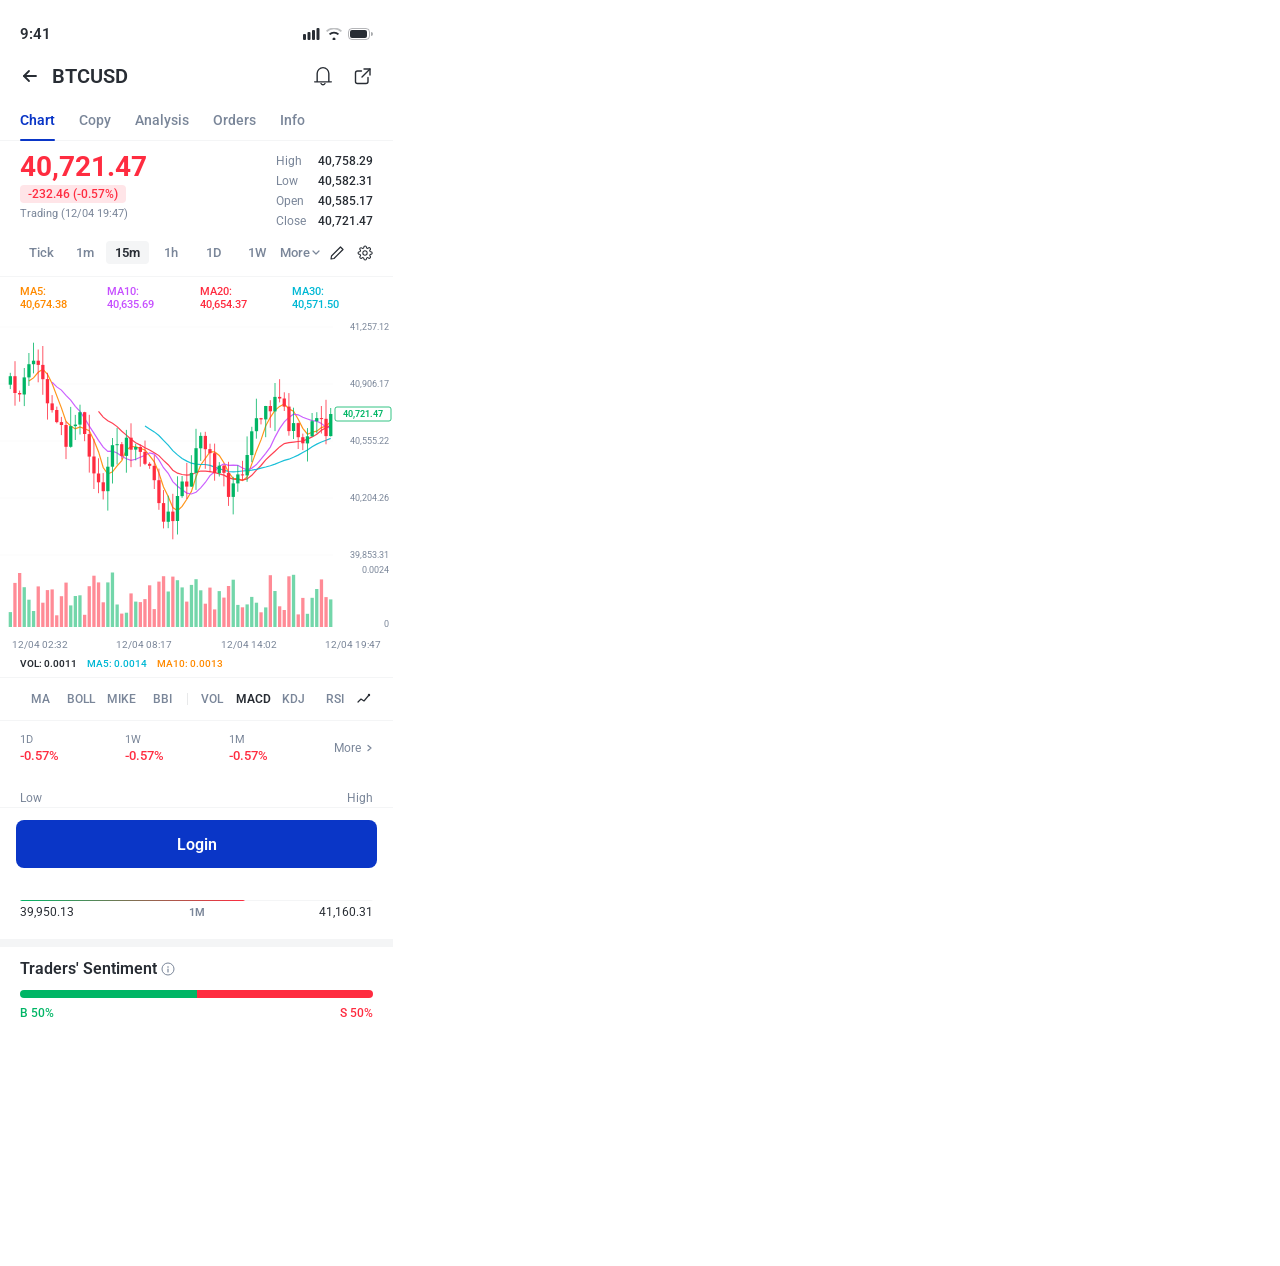
<file: kline-prelogin.html>
<!DOCTYPE html>
<html lang="en">
<head>
  <meta charset="UTF-8">
  <meta name="viewport" content="width=393, initial-scale=1">
  <title>BTCUSD – VT Markets</title>
  <link href="https://fonts.googleapis.com/css2?family=Roboto:wght@400;500;600;700&display=swap" rel="stylesheet">
  <link rel="stylesheet" href="components.css">
  <style>
    body { background: #fff; }
    .page-scroll { padding-bottom: 230px; }

    /* Tabs row */
    .kline-tabs {
      display: flex; align-items: center; gap: 24px;
      padding: 6px 20px 0; border-bottom: 1px solid #f4f5f6;
      width: 393px; box-sizing: border-box;
    }
    .kline-tab {
      font-size: 14px; font-weight: 500; color: #7a8699;
      padding: 8px 0 12px; cursor: pointer; position: relative;
    }
    .kline-tab.active { color: #0a36c7; font-weight: 600; }
    .kline-tab.active::after {
      content: ''; position: absolute; left: 0; right: 0; bottom: -1px;
      height: 2px; background: #0a36c7; border-radius: 2px;
    }

    /* Product details */
    .pd-row {
      display: flex; justify-content: space-between;
      padding: 12px 20px 0;
    }
    .pd-left { display: flex; flex-direction: column; gap: 4px; }
    .pd-price {
      font-size: 28px; font-weight: 700; color: #00b565; line-height: 1;
    }
    .pd-change-pill {
      display: inline-flex; align-items: center;
      background: rgba(0,181,101,0.12);
      padding: 2px 8px; border-radius: 4px;
      font-size: 12px; font-weight: 500; color: #00b565;
      width: fit-content;
    }
    .pd-trading {
      font-size: 11px; font-weight: 400; color: #7a8699;
    }
    .pd-right {
      display: grid; grid-template-columns: auto auto;
      gap: 4px 12px; font-size: 12px; line-height: 16px;
    }
    .pd-right .lbl { color: #7a8699; }
    .pd-right .val { color: #282d34; font-weight: 500; text-align: right; }

    /* Time bar */
    .tf-bar {
      display: flex; align-items: center; gap: 0;
      padding: 12px 20px; width: 393px; box-sizing: border-box;
      border-bottom: 1px solid #f4f5f6;
    }
    .tf-item {
      flex: 1; text-align: center;
      font-size: 13px; font-weight: 500; color: #7a8699;
      padding: 4px 0; cursor: pointer; border-radius: 4px;
    }
    .tf-item.active { color: #282d34; font-weight: 600; background: #f4f5f6; }
    .tf-icons {
      display: flex; align-items: center; gap: 12px; margin-left: 8px;
    }
    .tf-icons svg { width: 16px; height: 16px; cursor: pointer; }

    /* MA legend */
    .ma-legend {
      display: flex; gap: 12px; padding: 8px 20px 4px;
      font-size: 11px; font-weight: 500;
    }
    .ma-legend span:nth-child(1) { color: #ff8a00; }
    .ma-legend span:nth-child(2) { color: #c64fff; }
    .ma-legend span:nth-child(3) { color: #ff2c40; }
    .ma-legend span:nth-child(4) { color: #00b8d4; }

    /* Chart area */
    .chart-area {
      position: relative; width: 393px; height: 320px;
      padding: 0 0 0 0;
      touch-action: pan-y;
      user-select: none;
      -webkit-user-select: none;
    }
    .chart-svg { width: 100%; height: 100%; display: block; }
    .chart-tooltip { display: none; }
    .chart-area.crosshair-on .chart-tooltip { display: block; }
    .chart-watermark {
      position: absolute; left: 12px; bottom: 64px;
      display: flex; align-items: center; gap: 4px;
      opacity: 0.5;
    }
    .chart-watermark svg { width: 18px; height: 14px; }
    .chart-watermark span {
      font-size: 11px; font-weight: 600; color: #7a8699;
    }
    .chart-tooltip {
      position: absolute; left: 12px; top: 8px;
      background: #fff; border: 1px solid #e8e9ea; border-radius: 4px;
      padding: 6px 8px; font-size: 10px; line-height: 14px;
      color: #282d34;
      box-shadow: 0 2px 6px rgba(0,0,0,0.06);
    }
    .chart-tooltip .tt-title {
      font-weight: 600; margin-bottom: 2px;
    }
    .chart-tooltip .tt-row {
      display: flex; gap: 8px; justify-content: space-between;
    }
    .chart-tooltip .tt-row .lbl { color: #7a8699; }

    .chart-time-axis {
      display: flex; justify-content: space-between;
      padding: 4px 12px 0; font-size: 10px; color: #7a8699;
    }
    .axis-active {
      background: #282d34; color: #fff;
      padding: 1px 6px; border-radius: 3px;
    }

    /* VOL row */
    .vol-legend {
      display: flex; gap: 10px; padding: 8px 20px 0;
      font-size: 10px; font-weight: 500;
    }
    .vol-legend .v0 { color: #282d34; font-weight: 600; }
    .vol-legend .v1 { color: #00b8d4; }
    .vol-legend .v2 { color: #ff8a00; }

    /* Indicator strip */
    .ind-strip {
      display: flex; align-items: center; gap: 0;
      padding: 12px 20px; border-top: 1px solid #f4f5f6;
      border-bottom: 1px solid #f4f5f6; margin-top: 8px;
    }
    .ind-item {
      flex: 1; text-align: center;
      font-size: 12px; font-weight: 500; color: #7a8699;
      cursor: pointer;
    }
    .ind-item.active { color: #282d34; font-weight: 600; }
    .ind-divider {
      width: 1px; height: 12px; background: #e8e9ea;
      margin: 0 4px;
    }
    .ind-icon {
      width: 18px; height: 18px; cursor: pointer;
      display: flex; align-items: center; justify-content: center;
    }

    /* Daily change ribbon */
    .change-ribbon {
      display: grid; grid-template-columns: 1fr 1fr 1fr auto;
      align-items: center;
      padding: 12px 20px; gap: 16px;
    }
    .cr-cell {
      display: flex; flex-direction: column; gap: 2px;
    }
    .cr-period {
      font-size: 11px; color: #7a8699;
    }
    .cr-value {
      font-size: 13px; font-weight: 500;
    }
    .cr-up { color: #00b565; }
    .cr-down { color: #ff2c40; }
    .cr-more {
      display: flex; align-items: center; gap: 4px;
      font-size: 12px; color: #7a8699; cursor: pointer;
      justify-content: flex-end;
    }
    .cr-more svg { width: 8px; height: 8px; }

    /* Range bars */
    .range-section { padding: 8px 20px 12px; }
    .range-head {
      display: flex; justify-content: space-between;
      font-size: 12px; color: #7a8699; padding: 8px 0;
    }
    .range-row { padding: 8px 0; }
    .range-track {
      position: relative; height: 4px; background: #f4f5f6;
      border-radius: 2px;
    }
    .range-fill {
      position: absolute; left: 0; top: 0; height: 4px;
      background: linear-gradient(90deg, #00b565, #ff2c40);
      border-radius: 2px;
    }
    .range-tri {
      position: absolute; top: -8px;
      width: 0; height: 0;
      border-left: 5px solid transparent;
      border-right: 5px solid transparent;
      border-top: 6px solid #282d34;
      transform: translateX(-50%);
    }
    .range-data {
      display: flex; justify-content: space-between;
      align-items: center; padding-top: 4px;
      font-size: 12px; color: #282d34;
    }
    .range-data .center {
      font-size: 11px; font-weight: 600; color: #7a8699;
    }

    /* Sentiment */
    .sent-section {
      padding: 12px 20px 16px;
      border-top: 8px solid #f4f5f6;
    }
    .sent-title {
      display: flex; align-items: center; gap: 4px;
      font-size: 16px; font-weight: 600; color: #282d34; margin-bottom: 12px;
    }
    .sent-title svg { width: 14px; height: 14px; }
    .sent-bar {
      display: flex; height: 8px; border-radius: 4px; overflow: hidden;
    }
    .sent-buy { background: #00b565; flex: 60; }
    .sent-sell { background: #ff2c40; flex: 40; }
    .sent-labels {
      display: flex; justify-content: space-between;
      padding-top: 8px; font-size: 12px; color: #282d34;
    }
    .sent-labels .b { color: #00b565; font-weight: 500; }
    .sent-labels .s { color: #ff2c40; font-weight: 500; }

    /* Bottom one-tap panel */
    .ot-panel {
      position: fixed; bottom: 0; left: 0;
      width: 393px; background: #fff;
      border-top: 1px solid #f4f5f6;
      padding: 12px 16px 24px;
      z-index: 50;
    }
    .ot-mode {
      display: flex; justify-content: center; align-items: center;
      gap: 4px; font-size: 14px; font-weight: 500; color: #282d34;
      margin-bottom: 12px; cursor: pointer;
    }
    .ot-mode svg { width: 10px; height: 10px; }
    .ot-lots-row {
      display: flex; align-items: center; gap: 12px; margin-bottom: 12px;
    }
    .ot-lots-label { font-size: 14px; color: #282d34; width: 28px; }
    .ot-stepper {
      flex: 1; display: flex; align-items: center;
      background: #f4f5f6; border-radius: 8px; height: 40px;
      padding: 0 12px;
    }
    .ot-step-btn {
      width: 24px; height: 24px; display: flex;
      align-items: center; justify-content: center; cursor: pointer;
      color: #282d34;
    }
    .ot-step-input {
      flex: 1; text-align: center; border: none; background: transparent;
      font-size: 16px; font-weight: 500; color: #282d34;
      font-family: 'Roboto', sans-serif; outline: none;
    }
    .ot-buttons-row {
      display: flex; align-items: center; gap: 12px; margin-bottom: 8px;
    }
    .ot-login-btn {
      flex: 1; height: 48px; border-radius: 8px; border: none;
      background: #0a36c7; color: #fff;
      font-family: 'Roboto', sans-serif;
      font-size: 16px; font-weight: 600;
      cursor: pointer;
    }
    .ot-login-btn:active { opacity: 0.85; }
    .ot-foot {
      display: flex; justify-content: space-between; align-items: center;
      font-size: 12px; color: #7a8699;
    }
    .ot-foot .risk {
      display: flex; align-items: center; gap: 4px; color: #00b565; font-weight: 500;
    }
    .ot-foot .risk svg { width: 14px; height: 14px; }
  </style>
</head>
<body>
<div class="page-scroll">

  <!-- Tabs -->
  <div class="kline-tabs">
    <div class="kline-tab active">Chart</div>
    <div class="kline-tab">Copy</div>
    <div class="kline-tab">Analysis</div>
    <div class="kline-tab">Orders</div>
    <div class="kline-tab">Info</div>
  </div>

  <!-- Product details -->
  <div class="pd-row">
    <div class="pd-left">
      <div class="pd-price" id="pdPrice">--</div>
      <span class="pd-change-pill" id="pdChange">--</span>
      <div class="pd-trading" id="pdTrading">--</div>
    </div>
    <div class="pd-right">
      <span class="lbl">High</span><span class="val" id="pdHigh">--</span>
      <span class="lbl">Low</span><span class="val" id="pdLow">--</span>
      <span class="lbl">Open</span><span class="val" id="pdOpen">--</span>
      <span class="lbl">Close</span><span class="val" id="pdClose">--</span>
    </div>
  </div>

  <!-- Time bar -->
  <div class="tf-bar">
    <div class="tf-item">Tick</div>
    <div class="tf-item">1m</div>
    <div class="tf-item active">15m</div>
    <div class="tf-item">1h</div>
    <div class="tf-item">1D</div>
    <div class="tf-item">1W</div>
    <div class="tf-item" style="display:flex;align-items:center;justify-content:center;gap:2px;">More
      <svg width="8" height="6" viewBox="0 0 8 6" fill="none"><path d="M1 1L4 4L7 1" stroke="#7a8699" stroke-width="1.2" stroke-linecap="round" stroke-linejoin="round"/></svg>
    </div>
    <div class="tf-icons">
      <svg viewBox="0 0 16 16" fill="none"><path d="M11.5 2L14 4.5L5 13.5L2 14L2.5 11L11.5 2Z" stroke="#282d34" stroke-width="1.2" stroke-linejoin="round"/></svg>
      <svg viewBox="0 0 20 20" fill="none"><path d="M10 12.7a2.7 2.7 0 100-5.4 2.7 2.7 0 000 5.4z" stroke="#282d34" stroke-width="1.3" stroke-linejoin="round"/><path d="M16.1 12.4a1.3 1.3 0 00.27 1.46l.05.05a1.6 1.6 0 11-2.27 2.27l-.05-.05a1.3 1.3 0 00-1.46-.27 1.3 1.3 0 00-.8 1.2v.14a1.6 1.6 0 11-3.2 0v-.07a1.3 1.3 0 00-.86-1.2 1.3 1.3 0 00-1.46.27l-.05.05a1.6 1.6 0 11-2.27-2.27l.05-.05a1.3 1.3 0 00.27-1.46 1.3 1.3 0 00-1.2-.8h-.14a1.6 1.6 0 110-3.2h.07a1.3 1.3 0 001.2-.86 1.3 1.3 0 00-.27-1.46l-.05-.05a1.6 1.6 0 112.27-2.27l.05.05a1.3 1.3 0 001.46.27h.07a1.3 1.3 0 00.8-1.2v-.14a1.6 1.6 0 113.2 0v.07a1.3 1.3 0 00.8 1.2 1.3 1.3 0 001.46-.27l.05-.05a1.6 1.6 0 112.27 2.27l-.05.05a1.3 1.3 0 00-.27 1.46v.07a1.3 1.3 0 001.2.8h.14a1.6 1.6 0 110 3.2h-.07a1.3 1.3 0 00-1.2.8z" stroke="#282d34" stroke-width="1.3" stroke-linejoin="round"/></svg>
    </div>
  </div>

  <!-- MA legend -->
  <div class="ma-legend" id="maLegend">
    <span>MA5: --</span>
    <span>MA10: --</span>
    <span>MA20: --</span>
    <span>MA30: --</span>
  </div>

  <!-- Chart area -->
  <div class="chart-area" id="chartArea">
    <!-- Crosshair tooltip -->
    <div class="chart-tooltip" id="chartTooltip">
      <div class="tt-title" id="ttTitle"></div>
      <div class="tt-row"><span class="lbl">Open</span><span id="ttOpen"></span></div>
      <div class="tt-row"><span class="lbl">High</span><span id="ttHigh"></span></div>
      <div class="tt-row"><span class="lbl">Low</span><span id="ttLow"></span></div>
      <div class="tt-row"><span class="lbl">Close</span><span id="ttClose"></span></div>
    </div>

    <svg class="chart-svg" id="chartSvg" viewBox="0 0 393 320" preserveAspectRatio="none">
      <!-- Grid lines -->
      <g id="gridLines" stroke="#f4f5f6" stroke-width="0.5"></g>

      <!-- Y-axis price labels -->
      <g id="yAxisLabels" font-size="9" fill="#7a8699" font-family="Roboto" text-anchor="end"></g>

      <!-- MA lines -->
      <path id="ma5"  fill="none" stroke="#ff8a00" stroke-width="1.2" opacity="0.9"/>
      <path id="ma10" fill="none" stroke="#c64fff" stroke-width="1.2" opacity="0.9"/>
      <path id="ma20" fill="none" stroke="#ff2c40" stroke-width="1.2" opacity="0.9"/>
      <path id="ma30" fill="none" stroke="#00b8d4" stroke-width="1.2" opacity="0.9"/>

      <!-- Candles -->
      <g id="candles"></g>

      <!-- Volume bars -->
      <g id="vol-bars"></g>

      <!-- Right edge current-price tag -->
      <g id="priceTag">
        <rect id="priceTagRect" x="335" y="123" width="56" height="14" fill="#fff" stroke="#00b565" stroke-width="0.8" rx="2"/>
        <text id="priceTagText" x="363" y="133" font-size="9" fill="#00b565" font-family="Roboto" font-weight="600" text-anchor="middle"></text>
      </g>

      <!-- Crosshair (hidden by default) -->
      <g id="crosshair" style="display:none;">
        <line id="chX" x1="0" y1="0" x2="0" y2="0" stroke="#7a8699" stroke-width="0.5" stroke-dasharray="2 2"/>
        <line id="chY" x1="0" y1="0" x2="393" y2="0" stroke="#7a8699" stroke-width="0.5" stroke-dasharray="2 2"/>
        <rect id="chPriceRect" x="335" y="0" width="56" height="14" fill="#282d34" rx="2"/>
        <text id="chPriceText" x="363" y="0" font-size="9" fill="#fff" font-family="Roboto" font-weight="600" text-anchor="middle"></text>
      </g>

      <!-- VOL axis -->
      <g id="volAxis" font-size="9" fill="#7a8699" font-family="Roboto" text-anchor="end"></g>
    </svg>

  </div>

  <!-- Time axis -->
  <div class="chart-time-axis" id="timeAxis"></div>

  <!-- VOL legend -->
  <div class="vol-legend" id="volLegend">
    <span class="v0">VOL: --</span>
    <span class="v1">MA5: --</span>
    <span class="v2">MA10: --</span>
  </div>

  <!-- Indicator strip -->
  <div class="ind-strip">
    <div class="ind-item">MA</div>
    <div class="ind-item">BOLL</div>
    <div class="ind-item">MIKE</div>
    <div class="ind-item">BBI</div>
    <div class="ind-divider"></div>
    <div class="ind-item">VOL</div>
    <div class="ind-item active">MACD</div>
    <div class="ind-item">KDJ</div>
    <div class="ind-item">RSI</div>
    <div class="ind-icon">
      <svg width="16" height="16" viewBox="0 0 16 16" fill="none"><path d="M2 11L5 8L8 10L13 4" stroke="#282d34" stroke-width="1.2" stroke-linecap="round" stroke-linejoin="round"/><circle cx="13" cy="4" r="1.2" fill="#282d34"/></svg>
    </div>
  </div>

  <!-- Daily change ribbon -->
  <div class="change-ribbon" id="changeRibbon">
    <div class="cr-cell">
      <span class="cr-period">1D</span>
      <span class="cr-value" data-period="1D">--</span>
    </div>
    <div class="cr-cell">
      <span class="cr-period">1W</span>
      <span class="cr-value" data-period="1W">--</span>
    </div>
    <div class="cr-cell">
      <span class="cr-period">1M</span>
      <span class="cr-value" data-period="1M">--</span>
    </div>
    <span class="cr-more">More
      <svg viewBox="0 0 8 8" fill="none"><path d="M3 1.5L6 4L3 6.5" stroke="#7a8699" stroke-width="1.2" stroke-linecap="round" stroke-linejoin="round"/></svg>
    </span>
  </div>

  <!-- Range bars -->
  <div class="range-section">
    <div class="range-head">
      <span>Low</span>
      <span>High</span>
    </div>
    <div class="range-row">
      <div class="range-track">
        <div class="range-fill" style="width:69%"></div>
        <div class="range-tri" style="left:69%"></div>
      </div>
      <div class="range-data">
        <span>113236.40</span>
        <span class="center">1h</span>
        <span>113240.34</span>
      </div>
    </div>
    <div class="range-row">
      <div class="range-track">
        <div class="range-fill" style="width:66%"></div>
        <div class="range-tri" style="left:66%"></div>
      </div>
      <div class="range-data">
        <span>113236.40</span>
        <span class="center">1D</span>
        <span>113240.34</span>
      </div>
    </div>
    <div class="range-row">
      <div class="range-track">
        <div class="range-fill" style="width:77%"></div>
        <div class="range-tri" style="left:77%"></div>
      </div>
      <div class="range-data">
        <span>113236.40</span>
        <span class="center">1M</span>
        <span>113240.34</span>
      </div>
    </div>
  </div>

  <!-- Traders' Sentiment -->
  <div class="sent-section">
    <div class="sent-title">Traders' Sentiment
      <svg viewBox="0 0 14 14" fill="none"><circle cx="7" cy="7" r="6" stroke="#7a8699" stroke-width="1"/><circle cx="7" cy="5" r="0.8" fill="#7a8699"/><line x1="7" y1="7" x2="7" y2="10" stroke="#7a8699" stroke-width="1.2" stroke-linecap="round"/></svg>
    </div>
    <div class="sent-bar">
      <div class="sent-buy" id="sentBuy"></div>
      <div class="sent-sell" id="sentSell"></div>
    </div>
    <div class="sent-labels">
      <span class="b" id="sentBuyLbl">B --</span>
      <span class="s" id="sentSellLbl">S --</span>
    </div>
  </div>

</div><!-- end page-scroll -->

<!-- Bottom one-tap panel (prelogin: just a Login button) -->
<div class="ot-panel">
  <div class="ot-buttons-row">
    <button class="ot-login-btn" onclick="location.href='login.html'">Login</button>
  </div>
</div>

<script src="top-nav.js"></script>
<script>
  TopNav.init({
    showTitle: true,
    titleText: 'BTCUSD',
    rightIconSvg:
      '<svg width="20" height="20" viewBox="0 0 20 20" fill="none" style="cursor:pointer;"><path d="M4.17 15.83V7.5C4.17 4.28 6.78 1.67 10 1.67C13.22 1.67 15.83 4.28 15.83 7.5V15.83M1.67 15.83H18.33" stroke="#282d34" stroke-width="1.4" stroke-linecap="round" stroke-linejoin="round"/><path d="M8 17.5C8.5 18.3 9.2 18.75 10 18.75C10.8 18.75 11.5 18.3 12 17.5" stroke="#282d34" stroke-width="1.4" stroke-linecap="round"/></svg>' +
      '<svg width="20" height="20" viewBox="0 0 20 20" fill="none" style="cursor:pointer;"><path d="M11 3H17V9" stroke="#282d34" stroke-width="1.4" stroke-linecap="round" stroke-linejoin="round"/><path d="M17 3L9 11" stroke="#282d34" stroke-width="1.4" stroke-linecap="round"/><path d="M15 11.5V15.5C15 16.6 14.1 17.5 13 17.5H4.5C3.4 17.5 2.5 16.6 2.5 15.5V7C2.5 5.9 3.4 5 4.5 5H8.5" stroke="#282d34" stroke-width="1.4" stroke-linecap="round"/></svg>'
  });
</script>
<script>
  /* ── K-line chart engine ── */
  var KLine = (function() {
    var SVG_NS = 'http://www.w3.org/2000/svg';
    var CHART_W = 393;
    var PAD_L = 8, PAD_R = 60;
    var PRICE_TOP = 12, PRICE_BOT = 240;
    var VOL_TOP = 252, VOL_BOT = 312;

    var candleArea = { x: PAD_L, y: PRICE_TOP, w: CHART_W - PAD_L - PAD_R, h: PRICE_BOT - PRICE_TOP };
    var volArea    = { x: PAD_L, y: VOL_TOP,   w: CHART_W - PAD_L - PAD_R, h: VOL_BOT - VOL_TOP };

    var TF_MIN = {
      'Tick': 1, '1m': 1, '15m': 15, '1h': 60, '1D': 24*60, '1W': 7*24*60
    };

    var state = { tf: '15m', candles: [], minP: 0, maxP: 0, minV: 0, maxV: 0 };

    function generateCandles(tf, n) {
      var min = TF_MIN[tf] || 15;
      var stepMs = min * 60 * 1000;
      var nowMs = Date.now();
      var startMs = nowMs - (n - 1) * stepMs;
      var px = 40850 + (Math.random() - 0.5) * 200;
      var vol = 0.001;
      var candles = [];
      var vola = Math.sqrt(min) * 80;
      for (var i = 0; i < n; i++) {
        var open = px;
        var drift = (Math.random() - 0.5) * vola;
        px = Math.max(30000, Math.min(60000, px + drift));
        var close = px;
        var high = Math.max(open, close) + Math.random() * vola * 0.4;
        var low  = Math.min(open, close) - Math.random() * vola * 0.4;
        var v = Math.max(0.0001, vol * (0.4 + Math.random() * 1.8));
        candles.push({ t: startMs + i * stepMs, o: open, h: high, l: low, c: close, v: v });
      }
      return candles;
    }

    function fmt(n, d) { d = d == null ? 2 : d;
      var s = n.toFixed(d);
      var parts = s.split('.');
      parts[0] = parts[0].replace(/\B(?=(\d{3})+(?!\d))/g, ',');
      return parts.join('.');
    }

    function fmtTime(ms) {
      var d = new Date(ms);
      var pad = function(x) { return x < 10 ? '0' + x : '' + x; };
      var min = TF_MIN[state.tf] || 15;
      if (min >= 24*60) {
        return (d.getMonth()+1) + '/' + pad(d.getDate()) + '/' + d.getFullYear();
      }
      return pad(d.getMonth()+1) + '/' + pad(d.getDate()) + ' ' + pad(d.getHours()) + ':' + pad(d.getMinutes());
    }

    function ma(arr, period, idx) {
      if (idx < period - 1) return null;
      var sum = 0;
      for (var i = idx - period + 1; i <= idx; i++) sum += arr[i].c;
      return sum / period;
    }

    function yPrice(p) {
      var range = state.maxP - state.minP || 1;
      return candleArea.y + candleArea.h - ((p - state.minP) / range) * candleArea.h;
    }
    function yVol(v) {
      var range = state.maxV - state.minV || 1;
      return volArea.y + volArea.h - ((v - state.minV) / range) * volArea.h;
    }
    function xCenter(i) {
      var slot = candleArea.w / state.candles.length;
      return candleArea.x + slot * (i + 0.5);
    }
    function xToIndex(px) {
      var slot = candleArea.w / state.candles.length;
      var i = Math.floor((px - candleArea.x) / slot);
      return Math.max(0, Math.min(state.candles.length - 1, i));
    }

    function buildPath(idxToVal) {
      var d = '';
      var moved = false;
      for (var i = 0; i < state.candles.length; i++) {
        var v = idxToVal(i);
        if (v == null) continue;
        var x = xCenter(i), y = yPrice(v);
        d += (moved ? 'L' : 'M') + x.toFixed(1) + ' ' + y.toFixed(1);
        moved = true;
      }
      return d;
    }

    function render() {
      var c = state.candles;
      var minP = Infinity, maxP = -Infinity, maxV = 0;
      for (var i = 0; i < c.length; i++) {
        if (c[i].l < minP) minP = c[i].l;
        if (c[i].h > maxP) maxP = c[i].h;
        if (c[i].v > maxV) maxV = c[i].v;
      }
      var pad = (maxP - minP) * 0.08;
      state.minP = minP - pad;
      state.maxP = maxP + pad;
      state.minV = 0;
      state.maxV = maxV * 1.1;

      var grid = document.getElementById('gridLines');
      var ya   = document.getElementById('yAxisLabels');
      grid.innerHTML = ''; ya.innerHTML = '';
      var lines = 4;
      for (var k = 0; k <= lines; k++) {
        var p = state.maxP - (state.maxP - state.minP) * (k / lines);
        var y = yPrice(p);
        grid.insertAdjacentHTML('beforeend',
          '<line x1="0" y1="' + y.toFixed(1) + '" x2="' + (CHART_W - PAD_R) + '" y2="' + y.toFixed(1) + '"/>');
        ya.insertAdjacentHTML('beforeend',
          '<text x="' + (CHART_W - 4) + '" y="' + (y + 3).toFixed(1) + '">' + fmt(p) + '</text>');
      }

      var g = document.getElementById('candles');
      g.innerHTML = '';
      var slot = candleArea.w / c.length;
      var bw = Math.max(1.4, slot * 0.7);
      for (var j = 0; j < c.length; j++) {
        var k2 = c[j];
        var up = k2.c >= k2.o;
        var color = up ? '#00b565' : '#ff2c40';
        var x = xCenter(j);
        var yH = yPrice(k2.h), yL = yPrice(k2.l);
        var yO = yPrice(k2.o), yC = yPrice(k2.c);
        var bodyTop = Math.min(yO, yC);
        var bodyH = Math.max(1, Math.abs(yO - yC));
        g.insertAdjacentHTML('beforeend',
          '<line x1="' + x.toFixed(1) + '" y1="' + yH.toFixed(1) +
          '" x2="' + x.toFixed(1) + '" y2="' + yL.toFixed(1) +
          '" stroke="' + color + '" stroke-width="0.8"/>' +
          '<rect x="' + (x - bw/2).toFixed(1) + '" y="' + bodyTop.toFixed(1) +
          '" width="' + bw.toFixed(1) + '" height="' + bodyH.toFixed(1) +
          '" fill="' + color + '"/>');
      }

      document.getElementById('ma5').setAttribute('d',  buildPath(function(i){return ma(c, 5, i);}));
      document.getElementById('ma10').setAttribute('d', buildPath(function(i){return ma(c, 10, i);}));
      document.getElementById('ma20').setAttribute('d', buildPath(function(i){return ma(c, 20, i);}));
      document.getElementById('ma30').setAttribute('d', buildPath(function(i){return ma(c, 30, i);}));

      var vg = document.getElementById('vol-bars');
      vg.innerHTML = '';
      for (var m = 0; m < c.length; m++) {
        var ku = c[m].c >= c[m].o;
        var fill = ku ? 'rgba(0,181,101,0.55)' : 'rgba(255,44,64,0.55)';
        var vx = xCenter(m);
        var vy = yVol(c[m].v);
        var vh = (volArea.y + volArea.h) - vy;
        vg.insertAdjacentHTML('beforeend',
          '<rect x="' + (vx - bw/2).toFixed(1) + '" y="' + vy.toFixed(1) +
          '" width="' + bw.toFixed(1) + '" height="' + Math.max(1, vh).toFixed(1) +
          '" fill="' + fill + '"/>');
      }

      var va = document.getElementById('volAxis');
      va.innerHTML =
        '<text x="' + (CHART_W - 4) + '" y="' + (volArea.y + 6) + '">' + fmt(state.maxV, 4) + '</text>' +
        '<text x="' + (CHART_W - 4) + '" y="' + (volArea.y + volArea.h) + '">0</text>';

      var last = c[c.length - 1];
      var prev = c[c.length - 2] || last;
      var lastUp = last.c >= prev.c;
      var lastColor = lastUp ? '#00b565' : '#ff2c40';
      var lastY = yPrice(last.c);
      var pr = document.getElementById('priceTagRect');
      var pt = document.getElementById('priceTagText');
      pr.setAttribute('y', (lastY - 7).toFixed(1));
      pr.setAttribute('stroke', lastColor);
      pt.setAttribute('y', (lastY + 3).toFixed(1));
      pt.setAttribute('fill', lastColor);
      pt.textContent = fmt(last.c);

      var mLegend = document.getElementById('maLegend');
      var n = c.length - 1;
      var v5 = ma(c, 5, n), v10 = ma(c, 10, n), v20 = ma(c, 20, n), v30 = ma(c, 30, n);
      mLegend.children[0].textContent = 'MA5: '  + (v5  ? fmt(v5)  : '--');
      mLegend.children[1].textContent = 'MA10: ' + (v10 ? fmt(v10) : '--');
      mLegend.children[2].textContent = 'MA20: ' + (v20 ? fmt(v20) : '--');
      mLegend.children[3].textContent = 'MA30: ' + (v30 ? fmt(v30) : '--');

      var vLeg = document.getElementById('volLegend');
      vLeg.children[0].textContent = 'VOL: ' + fmt(last.v, 4);
      vLeg.children[1].textContent = 'MA5: '  + fmt(volMA(c, 5,  n), 4);
      vLeg.children[2].textContent = 'MA10: ' + fmt(volMA(c, 10, n), 4);

      var ta = document.getElementById('timeAxis');
      ta.innerHTML = '';
      var idxs = [0, Math.floor(c.length * 0.33), Math.floor(c.length * 0.66), c.length - 1];
      for (var t = 0; t < idxs.length; t++) {
        ta.insertAdjacentHTML('beforeend', '<span>' + fmtTime(c[idxs[t]].t) + '</span>');
      }

      var first = c[0];
      var change = last.c - first.c;
      var pct = (change / first.c) * 100;
      var upChange = change >= 0;
      var greenBg = 'rgba(0,181,101,0.12)', redBg = 'rgba(255,44,64,0.12)';
      var pdPrice = document.getElementById('pdPrice');
      var pdChange = document.getElementById('pdChange');
      pdPrice.textContent = fmt(last.c);
      pdPrice.style.color = upChange ? '#00b565' : '#ff2c40';
      pdChange.textContent = (upChange ? '+' : '') + fmt(change) + ' (' + (upChange ? '+' : '') + pct.toFixed(2) + '%)';
      pdChange.style.color = upChange ? '#00b565' : '#ff2c40';
      pdChange.style.background = upChange ? greenBg : redBg;
      document.getElementById('pdHigh').textContent  = fmt(last.h);
      document.getElementById('pdLow').textContent   = fmt(last.l);
      document.getElementById('pdOpen').textContent  = fmt(last.o);
      document.getElementById('pdClose').textContent = fmt(last.c);
      document.getElementById('pdTrading').textContent = 'Trading (' + fmtTime(last.t) + ')';

      updateRangeBars(c);
      updateChangeRibbon(c);
      updateSentiment(c);
    }

    function updateChangeRibbon(c) {
      var min = TF_MIN[state.tf] || 15;
      var periods = { '1D': 24*60, '1W': 7*24*60, '1M': 30*24*60 };
      var nodes = document.querySelectorAll('#changeRibbon .cr-value');
      nodes.forEach(function(node) {
        var key = node.getAttribute('data-period');
        var bars = Math.max(2, Math.round(periods[key] / min));
        var ref = c[Math.max(0, c.length - 1 - bars)];
        var last = c[c.length - 1];
        var pct = ((last.c - ref.c) / ref.c) * 100;
        var up = pct >= 0;
        node.textContent = (up ? '+' : '') + pct.toFixed(2) + '%';
        node.classList.remove('cr-up', 'cr-down');
        node.classList.add(up ? 'cr-up' : 'cr-down');
      });
    }

    function updateSentiment(c) {
      var look = Math.min(c.length, 30);
      var ups = 0, downs = 0;
      for (var i = c.length - look; i < c.length; i++) {
        if (c[i].c >= c[i].o) ups++; else downs++;
      }
      var total = ups + downs || 1;
      var bPct = Math.round((ups / total) * 100);
      var sPct = 100 - bPct;
      var buyBar = document.getElementById('sentBuy');
      var sellBar = document.getElementById('sentSell');
      if (buyBar)  buyBar.style.flex = bPct;
      if (sellBar) sellBar.style.flex = sPct;
      var bL = document.getElementById('sentBuyLbl');
      var sL = document.getElementById('sentSellLbl');
      if (bL) bL.textContent = 'B ' + bPct + '%';
      if (sL) sL.textContent = 'S ' + sPct + '%';
    }

    function volMA(c, period, idx) {
      if (idx < period - 1) return 0;
      var s = 0;
      for (var i = idx - period + 1; i <= idx; i++) s += c[i].v;
      return s / period;
    }

    function updateRangeBars(c) {
      var rows = document.querySelectorAll('.range-section .range-row');
      var min = TF_MIN[state.tf] || 15;
      var spans = [
        Math.min(c.length, Math.max(2, Math.round(60 / min))),
        Math.min(c.length, Math.max(2, Math.round(24 * 60 / min))),
        Math.min(c.length, Math.max(2, Math.round(30 * 24 * 60 / min)))
      ];
      for (var r = 0; r < rows.length; r++) {
        var slice = c.slice(c.length - spans[r]);
        var lo = Infinity, hi = -Infinity;
        for (var s2 = 0; s2 < slice.length; s2++) {
          if (slice[s2].l < lo) lo = slice[s2].l;
          if (slice[s2].h > hi) hi = slice[s2].h;
        }
        var last = c[c.length - 1].c;
        var pct = hi === lo ? 0.5 : (last - lo) / (hi - lo);
        pct = Math.max(0, Math.min(1, pct));
        var fill = rows[r].querySelector('.range-fill');
        var tri  = rows[r].querySelector('.range-tri');
        var data = rows[r].querySelectorAll('.range-data span');
        fill.style.width = (pct * 100).toFixed(1) + '%';
        tri.style.left   = (pct * 100).toFixed(1) + '%';
        data[0].textContent = fmt(lo);
        data[2].textContent = fmt(hi);
      }
    }

    var crosshair = document.getElementById('crosshair');
    var area = document.getElementById('chartArea');
    var svg = document.getElementById('chartSvg');
    var tooltip = document.getElementById('chartTooltip');

    function showCrosshair(clientX, clientY) {
      var rect = svg.getBoundingClientRect();
      var px = ((clientX - rect.left) / rect.width) * CHART_W;
      var py = ((clientY - rect.top) / rect.height) * 320;
      if (px < candleArea.x || px > candleArea.x + candleArea.w) {
        hideCrosshair(); return;
      }
      var i = xToIndex(px);
      var k = state.candles[i];
      var x = xCenter(i);
      var chX = document.getElementById('chX');
      chX.setAttribute('x1', x.toFixed(1));
      chX.setAttribute('x2', x.toFixed(1));
      chX.setAttribute('y1', PRICE_TOP);
      chX.setAttribute('y2', VOL_BOT);
      var clampY = Math.max(candleArea.y, Math.min(candleArea.y + candleArea.h, py));
      var chY = document.getElementById('chY');
      chY.setAttribute('y1', clampY.toFixed(1));
      chY.setAttribute('y2', clampY.toFixed(1));
      var range = state.maxP - state.minP;
      var pAtY = state.maxP - ((clampY - candleArea.y) / candleArea.h) * range;
      var rect2 = document.getElementById('chPriceRect');
      var text2 = document.getElementById('chPriceText');
      rect2.setAttribute('y', (clampY - 7).toFixed(1));
      text2.setAttribute('y', (clampY + 3).toFixed(1));
      text2.textContent = fmt(pAtY);
      crosshair.style.display = '';
      document.getElementById('ttTitle').textContent = fmtTime(k.t);
      document.getElementById('ttOpen').textContent  = fmt(k.o);
      document.getElementById('ttHigh').textContent  = fmt(k.h);
      document.getElementById('ttLow').textContent   = fmt(k.l);
      document.getElementById('ttClose').textContent = fmt(k.c);
      area.classList.add('crosshair-on');
    }
    function hideCrosshair() {
      crosshair.style.display = 'none';
      area.classList.remove('crosshair-on');
    }

    area.addEventListener('mousemove', function(e) { showCrosshair(e.clientX, e.clientY); });
    area.addEventListener('mouseleave', hideCrosshair);
    area.addEventListener('touchstart', function(e) {
      if (e.touches.length === 1) showCrosshair(e.touches[0].clientX, e.touches[0].clientY);
    }, { passive: true });
    area.addEventListener('touchmove', function(e) {
      if (e.touches.length === 1) {
        showCrosshair(e.touches[0].clientX, e.touches[0].clientY);
        e.preventDefault();
      }
    }, { passive: false });
    area.addEventListener('touchend', hideCrosshair);

    function setTimeframe(tf) {
      state.tf = tf;
      var counts = { 'Tick': 80, '1m': 80, '15m': 70, '1h': 60, '1D': 50, '1W': 40 };
      state.candles = generateCandles(tf, counts[tf] || 60);
      render();
    }

    function tickRange() {
      var c = state.candles;
      if (!c || !c.length) return;
      var last = c[c.length - 1];
      var vola = Math.max(2, (state.maxP - state.minP) * 0.003);
      var drift = (Math.random() - 0.5) * vola;
      last.c = last.c + drift;
      if (last.c > last.h) last.h = last.c;
      if (last.c < last.l) last.l = last.c;
      updateRangeBars(c);
    }

    return { setTimeframe: setTimeframe, render: render, tickRange: tickRange };
  })();

  KLine.setTimeframe('15m');
  setInterval(function() { KLine.tickRange(); }, 600);

  /* Tab switching (visual only) */
  document.querySelectorAll('.kline-tab').forEach(function(tab) {
    tab.addEventListener('click', function() {
      document.querySelectorAll('.kline-tab').forEach(function(t) { t.classList.remove('active'); });
      tab.classList.add('active');
    });
  });

  /* Time-frame switching */
  document.querySelectorAll('.tf-item').forEach(function(tab) {
    tab.addEventListener('click', function() {
      var label = (tab.textContent || '').trim().split(/\s+/)[0];
      if (label === 'More') return;
      document.querySelectorAll('.tf-item').forEach(function(t) { t.classList.remove('active'); });
      tab.classList.add('active');
      KLine.setTimeframe(label);
    });
  });
</script>
</body>
</html>
</file>
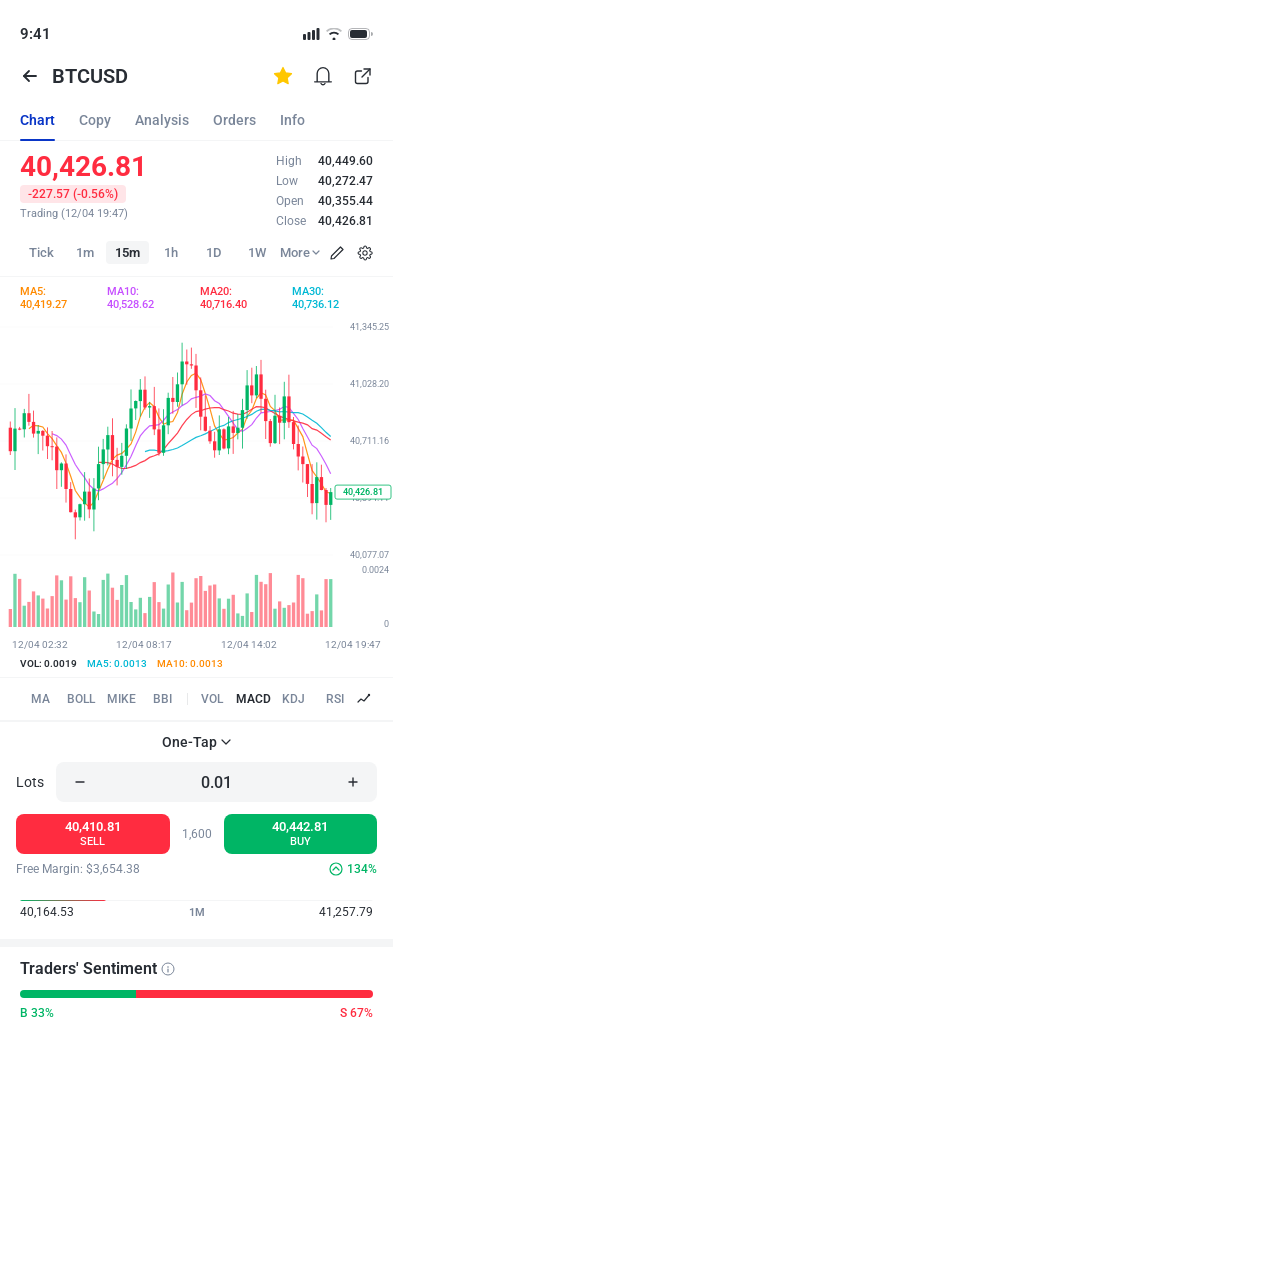
<file: kline.html>
<!DOCTYPE html>
<html lang="en">
<head>
  <meta charset="UTF-8">
  <meta name="viewport" content="width=393, initial-scale=1">
  <title>BTCUSD – VT Markets</title>
  <link href="https://fonts.googleapis.com/css2?family=Roboto:wght@400;500;600;700&display=swap" rel="stylesheet">
  <link rel="stylesheet" href="components.css">
  <style>
    body { background: #fff; }
    .page-scroll { padding-bottom: 230px; }

    /* Tabs row */
    .kline-tabs {
      display: flex; align-items: center; gap: 24px;
      padding: 6px 20px 0; border-bottom: 1px solid #f4f5f6;
      width: 393px; box-sizing: border-box;
    }
    .kline-tab {
      font-size: 14px; font-weight: 500; color: #7a8699;
      padding: 8px 0 12px; cursor: pointer; position: relative;
    }
    .kline-tab.active { color: #0a36c7; font-weight: 600; }
    .kline-tab.active::after {
      content: ''; position: absolute; left: 0; right: 0; bottom: -1px;
      height: 2px; background: #0a36c7; border-radius: 2px;
    }

    /* Product details */
    .pd-row {
      display: flex; justify-content: space-between;
      padding: 12px 20px 0;
    }
    .pd-left { display: flex; flex-direction: column; gap: 4px; }
    .pd-price {
      font-size: 28px; font-weight: 700; color: #00b565; line-height: 1;
    }
    .pd-change-pill {
      display: inline-flex; align-items: center;
      background: rgba(0,181,101,0.12);
      padding: 2px 8px; border-radius: 4px;
      font-size: 12px; font-weight: 500; color: #00b565;
      width: fit-content;
    }
    .pd-trading {
      font-size: 11px; font-weight: 400; color: #7a8699;
    }
    .pd-right {
      display: grid; grid-template-columns: auto auto;
      gap: 4px 12px; font-size: 12px; line-height: 16px;
    }
    .pd-right .lbl { color: #7a8699; }
    .pd-right .val { color: #282d34; font-weight: 500; text-align: right; }

    /* Time bar */
    .tf-bar {
      display: flex; align-items: center; gap: 0;
      padding: 12px 20px; width: 393px; box-sizing: border-box;
      border-bottom: 1px solid #f4f5f6;
    }
    .tf-item {
      flex: 1; text-align: center;
      font-size: 13px; font-weight: 500; color: #7a8699;
      padding: 4px 0; cursor: pointer; border-radius: 4px;
    }
    .tf-item.active { color: #282d34; font-weight: 600; background: #f4f5f6; }
    .tf-icons {
      display: flex; align-items: center; gap: 12px; margin-left: 8px;
    }
    .tf-icons svg { width: 16px; height: 16px; cursor: pointer; }

    /* MA legend */
    .ma-legend {
      display: flex; gap: 12px; padding: 8px 20px 4px;
      font-size: 11px; font-weight: 500;
    }
    .ma-legend span:nth-child(1) { color: #ff8a00; }
    .ma-legend span:nth-child(2) { color: #c64fff; }
    .ma-legend span:nth-child(3) { color: #ff2c40; }
    .ma-legend span:nth-child(4) { color: #00b8d4; }

    /* Chart area */
    .chart-area {
      position: relative; width: 393px; height: 320px;
      padding: 0 0 0 0;
      touch-action: pan-y;
      user-select: none;
      -webkit-user-select: none;
    }
    .chart-svg { width: 100%; height: 100%; display: block; }
    .chart-tooltip { display: none; }
    .chart-area.crosshair-on .chart-tooltip { display: block; }
    .chart-watermark {
      position: absolute; left: 12px; bottom: 64px;
      display: flex; align-items: center; gap: 4px;
      opacity: 0.5;
    }
    .chart-watermark svg { width: 18px; height: 14px; }
    .chart-watermark span {
      font-size: 11px; font-weight: 600; color: #7a8699;
    }
    .chart-tooltip {
      position: absolute; left: 12px; top: 8px;
      background: #fff; border: 1px solid #e8e9ea; border-radius: 4px;
      padding: 6px 8px; font-size: 10px; line-height: 14px;
      color: #282d34;
      box-shadow: 0 2px 6px rgba(0,0,0,0.06);
    }
    .chart-tooltip .tt-title {
      font-weight: 600; margin-bottom: 2px;
    }
    .chart-tooltip .tt-row {
      display: flex; gap: 8px; justify-content: space-between;
    }
    .chart-tooltip .tt-row .lbl { color: #7a8699; }

    .chart-time-axis {
      display: flex; justify-content: space-between;
      padding: 4px 12px 0; font-size: 10px; color: #7a8699;
    }
    .axis-active {
      background: #282d34; color: #fff;
      padding: 1px 6px; border-radius: 3px;
    }

    /* VOL row */
    .vol-legend {
      display: flex; gap: 10px; padding: 8px 20px 0;
      font-size: 10px; font-weight: 500;
    }
    .vol-legend .v0 { color: #282d34; font-weight: 600; }
    .vol-legend .v1 { color: #00b8d4; }
    .vol-legend .v2 { color: #ff8a00; }

    /* Indicator strip */
    .ind-strip {
      display: flex; align-items: center; gap: 0;
      padding: 12px 20px; border-top: 1px solid #f4f5f6;
      border-bottom: 1px solid #f4f5f6; margin-top: 8px;
    }
    .ind-item {
      flex: 1; text-align: center;
      font-size: 12px; font-weight: 500; color: #7a8699;
      cursor: pointer;
    }
    .ind-item.active { color: #282d34; font-weight: 600; }
    .ind-divider {
      width: 1px; height: 12px; background: #e8e9ea;
      margin: 0 4px;
    }
    .ind-icon {
      width: 18px; height: 18px; cursor: pointer;
      display: flex; align-items: center; justify-content: center;
    }

    /* Daily change ribbon */
    .change-ribbon {
      display: grid; grid-template-columns: 1fr 1fr 1fr auto;
      align-items: center;
      padding: 12px 20px; gap: 16px;
    }
    .cr-cell {
      display: flex; flex-direction: column; gap: 2px;
    }
    .cr-period {
      font-size: 11px; color: #7a8699;
    }
    .cr-value {
      font-size: 13px; font-weight: 500;
    }
    .cr-up { color: #00b565; }
    .cr-down { color: #ff2c40; }
    .cr-more {
      display: flex; align-items: center; gap: 4px;
      font-size: 12px; color: #7a8699; cursor: pointer;
      justify-content: flex-end;
    }
    .cr-more svg { width: 8px; height: 8px; }

    /* Range bars */
    .range-section { padding: 8px 20px 12px; }
    .range-head {
      display: flex; justify-content: space-between;
      font-size: 12px; color: #7a8699; padding: 8px 0;
    }
    .range-row { padding: 8px 0; }
    .range-track {
      position: relative; height: 4px; background: #f4f5f6;
      border-radius: 2px;
    }
    .range-fill {
      position: absolute; left: 0; top: 0; height: 4px;
      background: linear-gradient(90deg, #00b565, #ff2c40);
      border-radius: 2px;
    }
    .range-tri {
      position: absolute; top: -8px;
      width: 0; height: 0;
      border-left: 5px solid transparent;
      border-right: 5px solid transparent;
      border-top: 6px solid #282d34;
      transform: translateX(-50%);
    }
    .range-data {
      display: flex; justify-content: space-between;
      align-items: center; padding-top: 4px;
      font-size: 12px; color: #282d34;
    }
    .range-data .center {
      font-size: 11px; font-weight: 600; color: #7a8699;
    }

    /* Sentiment */
    .sent-section {
      padding: 12px 20px 16px;
      border-top: 8px solid #f4f5f6;
    }
    .sent-title {
      display: flex; align-items: center; gap: 4px;
      font-size: 16px; font-weight: 600; color: #282d34; margin-bottom: 12px;
    }
    .sent-title svg { width: 14px; height: 14px; }
    .sent-bar {
      display: flex; height: 8px; border-radius: 4px; overflow: hidden;
    }
    .sent-buy { background: #00b565; flex: 60; }
    .sent-sell { background: #ff2c40; flex: 40; }
    .sent-labels {
      display: flex; justify-content: space-between;
      padding-top: 8px; font-size: 12px; color: #282d34;
    }
    .sent-labels .b { color: #00b565; font-weight: 500; }
    .sent-labels .s { color: #ff2c40; font-weight: 500; }

    /* Bottom one-tap panel */
    .ot-panel {
      position: fixed; bottom: 0; left: 0;
      width: 393px; background: #fff;
      border-top: 1px solid #f4f5f6;
      padding: 12px 16px 24px;
      z-index: 50;
    }
    .ot-mode {
      position: relative;
      display: flex; justify-content: center; align-items: center;
      gap: 4px; font-size: 14px; font-weight: 500; color: #282d34;
      margin-bottom: 12px; cursor: pointer;
    }
    .ot-mode svg { width: 10px; height: 10px; transition: transform 0.2s ease; }
    .ot-mode.open svg { transform: rotate(180deg); }

    /* Mode dropdown */
    .ot-mode-dropdown {
      position: absolute; left: 50%; bottom: calc(100% + 6px);
      transform: translateX(-50%) translateY(6px);
      background: #fff;
      border: 1px solid #f4f5f6;
      border-radius: 8px;
      box-shadow: 0 8px 20px rgba(0,0,0,0.12);
      min-width: 140px;
      padding: 4px 0;
      opacity: 0; pointer-events: none;
      transition: opacity 0.18s ease, transform 0.18s ease;
      z-index: 60;
    }
    .ot-mode-dropdown.open {
      opacity: 1; pointer-events: auto;
      transform: translateX(-50%) translateY(0);
    }
    .ot-mode-dropdown::after {
      content: ''; position: absolute; left: 50%; top: 100%;
      transform: translateX(-50%);
      border: 6px solid transparent;
      border-top-color: #fff;
    }
    .ot-mode-option {
      display: flex; align-items: center; justify-content: center;
      padding: 10px 14px; cursor: pointer;
      font-size: 14px; color: #282d34;
      white-space: nowrap;
    }
    .ot-mode-option:hover { background: #f9fafb; }
    .ot-mode-option.active { color: #0a36c7; font-weight: 600; }
    .ot-mode-option .check { display: none; }
    .ot-lots-row {
      display: flex; align-items: center; gap: 12px; margin-bottom: 12px;
    }
    .ot-lots-label { font-size: 14px; color: #282d34; width: 28px; }
    .ot-stepper {
      flex: 1; display: flex; align-items: center;
      background: #f4f5f6; border-radius: 8px; height: 40px;
      padding: 0 12px;
    }
    .ot-step-btn {
      width: 24px; height: 24px; display: flex;
      align-items: center; justify-content: center; cursor: pointer;
      color: #282d34;
    }
    .ot-step-input {
      flex: 1; text-align: center; border: none; background: transparent;
      font-size: 16px; font-weight: 500; color: #282d34;
      font-family: 'Roboto', sans-serif; outline: none;
    }
    .ot-buttons-row {
      display: flex; align-items: center; gap: 12px; margin-bottom: 8px;
    }
    .ot-bs-btn {
      flex: 1; height: 40px; border-radius: 8px; border: none;
      display: flex; flex-direction: column; align-items: center;
      justify-content: center; cursor: pointer;
      color: #fff; font-family: 'Roboto', sans-serif;
    }
    .ot-bs-btn .px {
      font-size: 13px; font-weight: 600; line-height: 16px;
    }
    .ot-bs-btn .lbl {
      font-size: 11px; font-weight: 500; line-height: 14px;
    }
    .ot-bs-sell { background: #ff2c40; }
    .ot-bs-buy { background: #00b565; }
    .ot-spread {
      font-size: 12px; color: #7a8699; min-width: 28px; text-align: center;
    }
    .ot-foot {
      display: flex; justify-content: space-between; align-items: center;
      font-size: 12px; color: #7a8699;
    }
    .ot-foot .risk {
      display: flex; align-items: center; gap: 4px; color: #00b565; font-weight: 500;
    }
    .ot-foot .risk svg { width: 14px; height: 14px; }

    /* Order-filled alert */
    .order-alert {
      position: fixed; top: 56px; left: 0; right: 0;
      width: 393px; margin: 0 auto;
      background: #e8fff2;
      padding: 8px 12px;
      display: flex; align-items: flex-start; gap: 8px;
      z-index: 200;
      transform: translateY(-120%);
      opacity: 0;
      visibility: hidden;
      pointer-events: none;
      transition:
        transform 0.5s cubic-bezier(.4, 0, .2, 1),
        opacity   0.45s ease,
        visibility 0s linear 0.5s;
      box-shadow: 0 2px 6px rgba(0,0,0,0.04);
    }
    .order-alert.show {
      transform: translateY(0);
      opacity: 1;
      visibility: visible;
      transition:
        transform 0.32s cubic-bezier(.32, 1, .36, 1),
        opacity   0.22s ease,
        visibility 0s linear 0s;
    }
    .order-alert .alert-icon {
      width: 16px; height: 16px; flex-shrink: 0;
      margin-top: 3px;
    }
    .order-alert .alert-body {
      display: flex; flex-direction: column; gap: 0;
      color: #282d34; min-width: 0;
    }
    .order-alert .alert-title {
      font-size: 14px; font-weight: 500; line-height: 22px;
      font-family: 'Roboto', sans-serif;
    }
    .order-alert .alert-msg {
      font-size: 12px; font-weight: 400; line-height: 18px;
      font-family: 'Roboto', sans-serif;
    }
  </style>
</head>
<body>
<div class="page-scroll">

  <!-- Tabs -->
  <div class="kline-tabs">
    <div class="kline-tab active">Chart</div>
    <div class="kline-tab">Copy</div>
    <div class="kline-tab">Analysis</div>
    <div class="kline-tab">Orders</div>
    <div class="kline-tab">Info</div>
  </div>

  <!-- Product details -->
  <div class="pd-row">
    <div class="pd-left">
      <div class="pd-price" id="pdPrice">--</div>
      <span class="pd-change-pill" id="pdChange">--</span>
      <div class="pd-trading" id="pdTrading">--</div>
    </div>
    <div class="pd-right">
      <span class="lbl">High</span><span class="val" id="pdHigh">--</span>
      <span class="lbl">Low</span><span class="val" id="pdLow">--</span>
      <span class="lbl">Open</span><span class="val" id="pdOpen">--</span>
      <span class="lbl">Close</span><span class="val" id="pdClose">--</span>
    </div>
  </div>

  <!-- Time bar -->
  <div class="tf-bar">
    <div class="tf-item">Tick</div>
    <div class="tf-item">1m</div>
    <div class="tf-item active">15m</div>
    <div class="tf-item">1h</div>
    <div class="tf-item">1D</div>
    <div class="tf-item">1W</div>
    <div class="tf-item" style="display:flex;align-items:center;justify-content:center;gap:2px;">More
      <svg width="8" height="6" viewBox="0 0 8 6" fill="none"><path d="M1 1L4 4L7 1" stroke="#7a8699" stroke-width="1.2" stroke-linecap="round" stroke-linejoin="round"/></svg>
    </div>
    <div class="tf-icons">
      <svg viewBox="0 0 16 16" fill="none"><path d="M11.5 2L14 4.5L5 13.5L2 14L2.5 11L11.5 2Z" stroke="#282d34" stroke-width="1.2" stroke-linejoin="round"/></svg>
      <svg viewBox="0 0 20 20" fill="none"><path d="M10 12.7a2.7 2.7 0 100-5.4 2.7 2.7 0 000 5.4z" stroke="#282d34" stroke-width="1.3" stroke-linejoin="round"/><path d="M16.1 12.4a1.3 1.3 0 00.27 1.46l.05.05a1.6 1.6 0 11-2.27 2.27l-.05-.05a1.3 1.3 0 00-1.46-.27 1.3 1.3 0 00-.8 1.2v.14a1.6 1.6 0 11-3.2 0v-.07a1.3 1.3 0 00-.86-1.2 1.3 1.3 0 00-1.46.27l-.05.05a1.6 1.6 0 11-2.27-2.27l.05-.05a1.3 1.3 0 00.27-1.46 1.3 1.3 0 00-1.2-.8h-.14a1.6 1.6 0 110-3.2h.07a1.3 1.3 0 001.2-.86 1.3 1.3 0 00-.27-1.46l-.05-.05a1.6 1.6 0 112.27-2.27l.05.05a1.3 1.3 0 001.46.27h.07a1.3 1.3 0 00.8-1.2v-.14a1.6 1.6 0 113.2 0v.07a1.3 1.3 0 00.8 1.2 1.3 1.3 0 001.46-.27l.05-.05a1.6 1.6 0 112.27 2.27l-.05.05a1.3 1.3 0 00-.27 1.46v.07a1.3 1.3 0 001.2.8h.14a1.6 1.6 0 110 3.2h-.07a1.3 1.3 0 00-1.2.8z" stroke="#282d34" stroke-width="1.3" stroke-linejoin="round"/></svg>
    </div>
  </div>

  <!-- MA legend -->
  <div class="ma-legend" id="maLegend">
    <span>MA5: --</span>
    <span>MA10: --</span>
    <span>MA20: --</span>
    <span>MA30: --</span>
  </div>

  <!-- Chart area -->
  <div class="chart-area" id="chartArea">
    <!-- Crosshair tooltip -->
    <div class="chart-tooltip" id="chartTooltip">
      <div class="tt-title" id="ttTitle"></div>
      <div class="tt-row"><span class="lbl">Open</span><span id="ttOpen"></span></div>
      <div class="tt-row"><span class="lbl">High</span><span id="ttHigh"></span></div>
      <div class="tt-row"><span class="lbl">Low</span><span id="ttLow"></span></div>
      <div class="tt-row"><span class="lbl">Close</span><span id="ttClose"></span></div>
    </div>

    <svg class="chart-svg" id="chartSvg" viewBox="0 0 393 320" preserveAspectRatio="none">
      <!-- Grid lines -->
      <g id="gridLines" stroke="#f4f5f6" stroke-width="0.5"></g>

      <!-- Y-axis price labels -->
      <g id="yAxisLabels" font-size="9" fill="#7a8699" font-family="Roboto" text-anchor="end"></g>

      <!-- MA lines -->
      <path id="ma5"  fill="none" stroke="#ff8a00" stroke-width="1.2" opacity="0.9"/>
      <path id="ma10" fill="none" stroke="#c64fff" stroke-width="1.2" opacity="0.9"/>
      <path id="ma20" fill="none" stroke="#ff2c40" stroke-width="1.2" opacity="0.9"/>
      <path id="ma30" fill="none" stroke="#00b8d4" stroke-width="1.2" opacity="0.9"/>

      <!-- Candles -->
      <g id="candles"></g>

      <!-- Volume bars -->
      <g id="vol-bars"></g>

      <!-- Right edge current-price tag -->
      <g id="priceTag">
        <rect id="priceTagRect" x="335" y="123" width="56" height="14" fill="#fff" stroke="#00b565" stroke-width="0.8" rx="2"/>
        <text id="priceTagText" x="363" y="133" font-size="9" fill="#00b565" font-family="Roboto" font-weight="600" text-anchor="middle"></text>
      </g>

      <!-- Crosshair (hidden by default) -->
      <g id="crosshair" style="display:none;">
        <line id="chX" x1="0" y1="0" x2="0" y2="0" stroke="#7a8699" stroke-width="0.5" stroke-dasharray="2 2"/>
        <line id="chY" x1="0" y1="0" x2="393" y2="0" stroke="#7a8699" stroke-width="0.5" stroke-dasharray="2 2"/>
        <rect id="chPriceRect" x="335" y="0" width="56" height="14" fill="#282d34" rx="2"/>
        <text id="chPriceText" x="363" y="0" font-size="9" fill="#fff" font-family="Roboto" font-weight="600" text-anchor="middle"></text>
      </g>

      <!-- VOL axis -->
      <g id="volAxis" font-size="9" fill="#7a8699" font-family="Roboto" text-anchor="end"></g>
    </svg>

  </div>

  <!-- Time axis -->
  <div class="chart-time-axis" id="timeAxis"></div>

  <!-- VOL legend -->
  <div class="vol-legend" id="volLegend">
    <span class="v0">VOL: --</span>
    <span class="v1">MA5: --</span>
    <span class="v2">MA10: --</span>
  </div>

  <!-- Indicator strip -->
  <div class="ind-strip">
    <div class="ind-item">MA</div>
    <div class="ind-item">BOLL</div>
    <div class="ind-item">MIKE</div>
    <div class="ind-item">BBI</div>
    <div class="ind-divider"></div>
    <div class="ind-item">VOL</div>
    <div class="ind-item active">MACD</div>
    <div class="ind-item">KDJ</div>
    <div class="ind-item">RSI</div>
    <div class="ind-icon">
      <svg width="16" height="16" viewBox="0 0 16 16" fill="none"><path d="M2 11L5 8L8 10L13 4" stroke="#282d34" stroke-width="1.2" stroke-linecap="round" stroke-linejoin="round"/><circle cx="13" cy="4" r="1.2" fill="#282d34"/></svg>
    </div>
  </div>

  <!-- Daily change ribbon -->
  <div class="change-ribbon" id="changeRibbon">
    <div class="cr-cell">
      <span class="cr-period">1D</span>
      <span class="cr-value" data-period="1D">--</span>
    </div>
    <div class="cr-cell">
      <span class="cr-period">1W</span>
      <span class="cr-value" data-period="1W">--</span>
    </div>
    <div class="cr-cell">
      <span class="cr-period">1M</span>
      <span class="cr-value" data-period="1M">--</span>
    </div>
    <span class="cr-more">More
      <svg viewBox="0 0 8 8" fill="none"><path d="M3 1.5L6 4L3 6.5" stroke="#7a8699" stroke-width="1.2" stroke-linecap="round" stroke-linejoin="round"/></svg>
    </span>
  </div>

  <!-- Range bars -->
  <div class="range-section">
    <div class="range-head">
      <span>Low</span>
      <span>High</span>
    </div>
    <div class="range-row">
      <div class="range-track">
        <div class="range-fill" style="width:69%"></div>
        <div class="range-tri" style="left:69%"></div>
      </div>
      <div class="range-data">
        <span>113236.40</span>
        <span class="center">1h</span>
        <span>113240.34</span>
      </div>
    </div>
    <div class="range-row">
      <div class="range-track">
        <div class="range-fill" style="width:66%"></div>
        <div class="range-tri" style="left:66%"></div>
      </div>
      <div class="range-data">
        <span>113236.40</span>
        <span class="center">1D</span>
        <span>113240.34</span>
      </div>
    </div>
    <div class="range-row">
      <div class="range-track">
        <div class="range-fill" style="width:77%"></div>
        <div class="range-tri" style="left:77%"></div>
      </div>
      <div class="range-data">
        <span>113236.40</span>
        <span class="center">1M</span>
        <span>113240.34</span>
      </div>
    </div>
  </div>

  <!-- Traders' Sentiment -->
  <div class="sent-section">
    <div class="sent-title">Traders' Sentiment
      <svg viewBox="0 0 14 14" fill="none"><circle cx="7" cy="7" r="6" stroke="#7a8699" stroke-width="1"/><circle cx="7" cy="5" r="0.8" fill="#7a8699"/><line x1="7" y1="7" x2="7" y2="10" stroke="#7a8699" stroke-width="1.2" stroke-linecap="round"/></svg>
    </div>
    <div class="sent-bar">
      <div class="sent-buy" id="sentBuy"></div>
      <div class="sent-sell" id="sentSell"></div>
    </div>
    <div class="sent-labels">
      <span class="b" id="sentBuyLbl">B --</span>
      <span class="s" id="sentSellLbl">S --</span>
    </div>
  </div>

</div><!-- end page-scroll -->

<!-- Bottom one-tap panel -->
<div class="ot-panel">
  <div class="ot-mode" id="otMode"><span id="otModeLabel">One-Tap</span>
    <svg viewBox="0 0 10 6" fill="none"><path d="M1 1L5 5L9 1" stroke="#282d34" stroke-width="1.2" stroke-linecap="round" stroke-linejoin="round"/></svg>
    <div class="ot-mode-dropdown" id="otModeDropdown">
      <div class="ot-mode-option active" data-mode="One-Tap">
        <span>One-Tap</span>
        <svg class="check" viewBox="0 0 14 14" fill="none"><path d="M2 7L6 11L12 4" stroke="#00b565" stroke-width="1.8" stroke-linecap="round" stroke-linejoin="round"/></svg>
      </div>
      <div class="ot-mode-option" data-mode="Standard">
        <span>Standard</span>
        <svg class="check" viewBox="0 0 14 14" fill="none"><path d="M2 7L6 11L12 4" stroke="#00b565" stroke-width="1.8" stroke-linecap="round" stroke-linejoin="round"/></svg>
      </div>
    </div>
  </div>
  <div class="ot-lots-row">
    <span class="ot-lots-label">Lots</span>
    <div class="ot-stepper">
      <div class="ot-step-btn" id="otMinus">
        <svg width="14" height="14" viewBox="0 0 14 14" fill="none"><line x1="3" y1="7" x2="11" y2="7" stroke="#282d34" stroke-width="1.4" stroke-linecap="round"/></svg>
      </div>
      <input class="ot-step-input" id="otLots" value="0.01" inputmode="decimal">
      <div class="ot-step-btn" id="otPlus">
        <svg width="14" height="14" viewBox="0 0 14 14" fill="none"><line x1="3" y1="7" x2="11" y2="7" stroke="#282d34" stroke-width="1.4" stroke-linecap="round"/><line x1="7" y1="3" x2="7" y2="11" stroke="#282d34" stroke-width="1.4" stroke-linecap="round"/></svg>
      </div>
    </div>
  </div>
  <div class="ot-buttons-row">
    <button class="ot-bs-btn ot-bs-sell" id="otSellBtn">
      <span class="px">40614.45</span>
      <span class="lbl">SELL</span>
    </button>
    <span class="ot-spread" id="otSpread">--</span>
    <button class="ot-bs-btn ot-bs-buy" id="otBuyBtn">
      <span class="px">41030.85</span>
      <span class="lbl">BUY</span>
    </button>
  </div>
  <div class="ot-foot">
    <span>Free Margin: <span id="otFreeMargin">--</span></span>
    <span class="risk">
      <svg viewBox="0 0 14 14" fill="none"><circle cx="7" cy="7" r="6" stroke="#00b565" stroke-width="1.2"/><path d="M4 8L7 5L10 8" stroke="#00b565" stroke-width="1.2" stroke-linecap="round" stroke-linejoin="round"/></svg>
      <span id="otRisk">--</span>
    </span>
  </div>
</div>

<!-- Order filled alert -->
<div class="order-alert" id="orderAlert">
  <svg class="alert-icon" viewBox="0 0 16 16" fill="none">
    <circle cx="8" cy="8" r="7" fill="#00b565"/>
    <path d="M5 8.2L7 10.2L11 6" stroke="#fff" stroke-width="1.6" stroke-linecap="round" stroke-linejoin="round"/>
  </svg>
  <div class="alert-body">
    <div class="alert-title">Order Filled</div>
    <div class="alert-msg" id="orderAlertMsg">Sell 1 lots BTCUSD, at 106,000.00.</div>
  </div>
</div>

<script src="top-nav.js"></script>
<script>
  TopNav.init({
    showTitle: true,
    titleText: 'BTCUSD',
    rightIconSvg:
      '<svg width="20" height="20" viewBox="0 0 20 20" fill="none" style="cursor:pointer;"><path d="M10 1.5L12.6 6.8L18.5 7.7L14.2 11.8L15.2 17.7L10 14.9L4.8 17.7L5.8 11.8L1.5 7.7L7.4 6.8L10 1.5Z" fill="#FFC700" stroke="#FFC700" stroke-width="1.2" stroke-linejoin="round"/></svg>' +
      '<svg width="20" height="20" viewBox="0 0 20 20" fill="none" style="cursor:pointer;"><path d="M4.17 15.83V7.5C4.17 4.28 6.78 1.67 10 1.67C13.22 1.67 15.83 4.28 15.83 7.5V15.83M1.67 15.83H18.33" stroke="#282d34" stroke-width="1.4" stroke-linecap="round" stroke-linejoin="round"/><path d="M8 17.5C8.5 18.3 9.2 18.75 10 18.75C10.8 18.75 11.5 18.3 12 17.5" stroke="#282d34" stroke-width="1.4" stroke-linecap="round"/></svg>' +
      '<svg width="20" height="20" viewBox="0 0 20 20" fill="none" style="cursor:pointer;"><path d="M11 3H17V9" stroke="#282d34" stroke-width="1.4" stroke-linecap="round" stroke-linejoin="round"/><path d="M17 3L9 11" stroke="#282d34" stroke-width="1.4" stroke-linecap="round"/><path d="M15 11.5V15.5C15 16.6 14.1 17.5 13 17.5H4.5C3.4 17.5 2.5 16.6 2.5 15.5V7C2.5 5.9 3.4 5 4.5 5H8.5" stroke="#282d34" stroke-width="1.4" stroke-linecap="round"/></svg>'
  });
</script>
<script>
  /* ── K-line chart engine ── */
  var KLine = (function() {
    var SVG_NS = 'http://www.w3.org/2000/svg';
    var CHART_W = 393;
    var PAD_L = 8, PAD_R = 60;             // leave room for right-edge price labels
    var PRICE_TOP = 12, PRICE_BOT = 240;   // candle pane Y range
    var VOL_TOP = 252, VOL_BOT = 312;      // volume pane Y range

    var candleArea = { x: PAD_L, y: PRICE_TOP, w: CHART_W - PAD_L - PAD_R, h: PRICE_BOT - PRICE_TOP };
    var volArea    = { x: PAD_L, y: VOL_TOP,   w: CHART_W - PAD_L - PAD_R, h: VOL_BOT - VOL_TOP };

    /* Timeframe definitions: [interval-minutes, label] */
    var TF_MIN = {
      'Tick': 1, '1m': 1, '15m': 15, '1h': 60, '1D': 24*60, '1W': 7*24*60
    };

    var state = { tf: '15m', candles: [], minP: 0, maxP: 0, minV: 0, maxV: 0 };

    /* Generate synthetic candle data based on tf */
    function generateCandles(tf, n) {
      var min = TF_MIN[tf] || 15;
      var stepMs = min * 60 * 1000;
      // anchor close to "now" so latest is right edge
      var nowMs = Date.now();
      var startMs = nowMs - (n - 1) * stepMs;
      var px = 40850 + (Math.random() - 0.5) * 200;
      var vol = 0.001;
      var candles = [];
      // volatility scales loosely with timeframe
      var vola = Math.sqrt(min) * 80;
      for (var i = 0; i < n; i++) {
        var open = px;
        var drift = (Math.random() - 0.5) * vola;
        px = Math.max(30000, Math.min(60000, px + drift));
        var close = px;
        var high = Math.max(open, close) + Math.random() * vola * 0.4;
        var low  = Math.min(open, close) - Math.random() * vola * 0.4;
        var v = Math.max(0.0001, vol * (0.4 + Math.random() * 1.8));
        candles.push({
          t: startMs + i * stepMs,
          o: open, h: high, l: low, c: close,
          v: v
        });
      }
      return candles;
    }

    function fmt(n, d) { d = d == null ? 2 : d;
      var s = n.toFixed(d);
      var parts = s.split('.');
      parts[0] = parts[0].replace(/\B(?=(\d{3})+(?!\d))/g, ',');
      return parts.join('.');
    }

    function fmtTime(ms) {
      var d = new Date(ms);
      var pad = function(x) { return x < 10 ? '0' + x : '' + x; };
      var min = TF_MIN[state.tf] || 15;
      if (min >= 24*60) {
        return (d.getMonth()+1) + '/' + pad(d.getDate()) + '/' + d.getFullYear();
      }
      return pad(d.getMonth()+1) + '/' + pad(d.getDate()) + ' ' + pad(d.getHours()) + ':' + pad(d.getMinutes());
    }

    function ma(arr, period, idx) {
      if (idx < period - 1) return null;
      var sum = 0;
      for (var i = idx - period + 1; i <= idx; i++) sum += arr[i].c;
      return sum / period;
    }

    /* Convert a price -> Y coord */
    function yPrice(p) {
      var range = state.maxP - state.minP || 1;
      return candleArea.y + candleArea.h - ((p - state.minP) / range) * candleArea.h;
    }
    function yVol(v) {
      var range = state.maxV - state.minV || 1;
      return volArea.y + volArea.h - ((v - state.minV) / range) * volArea.h;
    }
    /* Convert candle index -> X coord (center of slot) */
    function xCenter(i) {
      var slot = candleArea.w / state.candles.length;
      return candleArea.x + slot * (i + 0.5);
    }
    /* Convert pixel X -> nearest candle index */
    function xToIndex(px) {
      var slot = candleArea.w / state.candles.length;
      var i = Math.floor((px - candleArea.x) / slot);
      return Math.max(0, Math.min(state.candles.length - 1, i));
    }

    function buildPath(idxToVal) {
      var d = '';
      var moved = false;
      for (var i = 0; i < state.candles.length; i++) {
        var v = idxToVal(i);
        if (v == null) continue;
        var x = xCenter(i), y = yPrice(v);
        d += (moved ? 'L' : 'M') + x.toFixed(1) + ' ' + y.toFixed(1);
        moved = true;
      }
      return d;
    }

    function render() {
      var c = state.candles;
      // Compute price/vol ranges (with a little padding)
      var minP = Infinity, maxP = -Infinity, maxV = 0;
      for (var i = 0; i < c.length; i++) {
        if (c[i].l < minP) minP = c[i].l;
        if (c[i].h > maxP) maxP = c[i].h;
        if (c[i].v > maxV) maxV = c[i].v;
      }
      var pad = (maxP - minP) * 0.08;
      state.minP = minP - pad;
      state.maxP = maxP + pad;
      state.minV = 0;
      state.maxV = maxV * 1.1;

      /* Grid + Y-axis labels */
      var grid = document.getElementById('gridLines');
      var ya   = document.getElementById('yAxisLabels');
      grid.innerHTML = ''; ya.innerHTML = '';
      var lines = 4;
      for (var k = 0; k <= lines; k++) {
        var p = state.maxP - (state.maxP - state.minP) * (k / lines);
        var y = yPrice(p);
        grid.insertAdjacentHTML('beforeend',
          '<line x1="0" y1="' + y.toFixed(1) + '" x2="' + (CHART_W - PAD_R) + '" y2="' + y.toFixed(1) + '"/>');
        ya.insertAdjacentHTML('beforeend',
          '<text x="' + (CHART_W - 4) + '" y="' + (y + 3).toFixed(1) + '">' + fmt(p) + '</text>');
      }

      /* Candles */
      var g = document.getElementById('candles');
      g.innerHTML = '';
      var slot = candleArea.w / c.length;
      var bw = Math.max(1.4, slot * 0.7);
      for (var j = 0; j < c.length; j++) {
        var k2 = c[j];
        var up = k2.c >= k2.o;
        var color = up ? '#00b565' : '#ff2c40';
        var x = xCenter(j);
        var yH = yPrice(k2.h), yL = yPrice(k2.l);
        var yO = yPrice(k2.o), yC = yPrice(k2.c);
        var bodyTop = Math.min(yO, yC);
        var bodyH = Math.max(1, Math.abs(yO - yC));
        g.insertAdjacentHTML('beforeend',
          '<line x1="' + x.toFixed(1) + '" y1="' + yH.toFixed(1) +
          '" x2="' + x.toFixed(1) + '" y2="' + yL.toFixed(1) +
          '" stroke="' + color + '" stroke-width="0.8"/>' +
          '<rect x="' + (x - bw/2).toFixed(1) + '" y="' + bodyTop.toFixed(1) +
          '" width="' + bw.toFixed(1) + '" height="' + bodyH.toFixed(1) +
          '" fill="' + color + '"/>');
      }

      /* MA paths */
      document.getElementById('ma5').setAttribute('d',  buildPath(function(i){return ma(c, 5, i);}));
      document.getElementById('ma10').setAttribute('d', buildPath(function(i){return ma(c, 10, i);}));
      document.getElementById('ma20').setAttribute('d', buildPath(function(i){return ma(c, 20, i);}));
      document.getElementById('ma30').setAttribute('d', buildPath(function(i){return ma(c, 30, i);}));

      /* Volume bars */
      var vg = document.getElementById('vol-bars');
      vg.innerHTML = '';
      for (var m = 0; m < c.length; m++) {
        var ku = c[m].c >= c[m].o;
        var fill = ku ? 'rgba(0,181,101,0.55)' : 'rgba(255,44,64,0.55)';
        var vx = xCenter(m);
        var vy = yVol(c[m].v);
        var vh = (volArea.y + volArea.h) - vy;
        vg.insertAdjacentHTML('beforeend',
          '<rect x="' + (vx - bw/2).toFixed(1) + '" y="' + vy.toFixed(1) +
          '" width="' + bw.toFixed(1) + '" height="' + Math.max(1, vh).toFixed(1) +
          '" fill="' + fill + '"/>');
      }

      /* VOL axis */
      var va = document.getElementById('volAxis');
      va.innerHTML =
        '<text x="' + (CHART_W - 4) + '" y="' + (volArea.y + 6) + '">' + fmt(state.maxV, 4) + '</text>' +
        '<text x="' + (CHART_W - 4) + '" y="' + (volArea.y + volArea.h) + '">0</text>';

      /* Latest price tag (right edge) */
      var last = c[c.length - 1];
      var prev = c[c.length - 2] || last;
      var lastUp = last.c >= prev.c;
      var lastColor = lastUp ? '#00b565' : '#ff2c40';
      var lastY = yPrice(last.c);
      var pr = document.getElementById('priceTagRect');
      var pt = document.getElementById('priceTagText');
      pr.setAttribute('y', (lastY - 7).toFixed(1));
      pr.setAttribute('stroke', lastColor);
      pt.setAttribute('y', (lastY + 3).toFixed(1));
      pt.setAttribute('fill', lastColor);
      pt.textContent = fmt(last.c);

      /* MA legend (latest values) */
      var mLegend = document.getElementById('maLegend');
      var n = c.length - 1;
      var v5 = ma(c, 5, n), v10 = ma(c, 10, n), v20 = ma(c, 20, n), v30 = ma(c, 30, n);
      mLegend.children[0].textContent = 'MA5: '  + (v5  ? fmt(v5)  : '--');
      mLegend.children[1].textContent = 'MA10: ' + (v10 ? fmt(v10) : '--');
      mLegend.children[2].textContent = 'MA20: ' + (v20 ? fmt(v20) : '--');
      mLegend.children[3].textContent = 'MA30: ' + (v30 ? fmt(v30) : '--');

      /* VOL legend */
      var vLeg = document.getElementById('volLegend');
      vLeg.children[0].textContent = 'VOL: ' + fmt(last.v, 4);
      vLeg.children[1].textContent = 'MA5: '  + fmt(volMA(c, 5,  n), 4);
      vLeg.children[2].textContent = 'MA10: ' + fmt(volMA(c, 10, n), 4);

      /* Time axis (4 ticks) */
      var ta = document.getElementById('timeAxis');
      ta.innerHTML = '';
      var idxs = [0, Math.floor(c.length * 0.33), Math.floor(c.length * 0.66), c.length - 1];
      for (var t = 0; t < idxs.length; t++) {
        ta.insertAdjacentHTML('beforeend', '<span>' + fmtTime(c[idxs[t]].t) + '</span>');
      }

      /* Product details header */
      var first = c[0];
      var change = last.c - first.c;
      var pct = (change / first.c) * 100;
      var upChange = change >= 0;
      var greenBg = 'rgba(0,181,101,0.12)', redBg = 'rgba(255,44,64,0.12)';
      var pdPrice = document.getElementById('pdPrice');
      var pdChange = document.getElementById('pdChange');
      pdPrice.textContent = fmt(last.c);
      pdPrice.style.color = upChange ? '#00b565' : '#ff2c40';
      pdChange.textContent = (upChange ? '+' : '') + fmt(change) + ' (' + (upChange ? '+' : '') + pct.toFixed(2) + '%)';
      pdChange.style.color = upChange ? '#00b565' : '#ff2c40';
      pdChange.style.background = upChange ? greenBg : redBg;
      document.getElementById('pdHigh').textContent  = fmt(last.h);
      document.getElementById('pdLow').textContent   = fmt(last.l);
      document.getElementById('pdOpen').textContent  = fmt(last.o);
      document.getElementById('pdClose').textContent = fmt(last.c);
      document.getElementById('pdTrading').textContent = 'Trading (' + fmtTime(last.t) + ')';

      /* Range bars (1h / 1D / 1M based on last n candles) */
      updateRangeBars(c);

      /* Bottom one-tap prices */
      var spread = Math.max(5, Math.round(last.c * 0.0004));
      var sellPx = last.c - spread, buyPx = last.c + spread;
      var sellEl = document.querySelector('.ot-bs-sell .px');
      var buyEl  = document.querySelector('.ot-bs-buy .px');
      if (sellEl) sellEl.textContent = fmt(sellPx);
      if (buyEl)  buyEl.textContent  = fmt(buyPx);

      /* Spread display (in points) */
      var spreadEl = document.getElementById('otSpread');
      if (spreadEl) spreadEl.textContent = fmt(spread * 100, 0);

      /* Free margin & risk — derived deterministically from current price */
      var freeMargin = 3000 + (last.c % 1000) + Math.abs(change);
      var risk = Math.max(50, Math.round(120 + Math.abs(pct) * 25));
      var fmEl = document.getElementById('otFreeMargin');
      var rkEl = document.getElementById('otRisk');
      if (fmEl) fmEl.textContent = '$' + fmt(freeMargin);
      if (rkEl) rkEl.textContent = risk + '%';

      /* Daily change ribbon (1D / 1W / 1M) */
      updateChangeRibbon(c);

      /* Sentiment (derived from how strongly bulls outnumbered bears recently) */
      updateSentiment(c);
    }

    function updateChangeRibbon(c) {
      var min = TF_MIN[state.tf] || 15;
      var periods = { '1D': 24*60, '1W': 7*24*60, '1M': 30*24*60 };
      var nodes = document.querySelectorAll('#changeRibbon .cr-value');
      nodes.forEach(function(node) {
        var key = node.getAttribute('data-period');
        var bars = Math.max(2, Math.round(periods[key] / min));
        var ref = c[Math.max(0, c.length - 1 - bars)];
        var last = c[c.length - 1];
        var pct = ((last.c - ref.c) / ref.c) * 100;
        var up = pct >= 0;
        node.textContent = (up ? '+' : '') + pct.toFixed(2) + '%';
        node.classList.remove('cr-up', 'cr-down');
        node.classList.add(up ? 'cr-up' : 'cr-down');
      });
    }

    function updateSentiment(c) {
      var look = Math.min(c.length, 30);
      var ups = 0, downs = 0;
      for (var i = c.length - look; i < c.length; i++) {
        if (c[i].c >= c[i].o) ups++; else downs++;
      }
      var total = ups + downs || 1;
      var bPct = Math.round((ups / total) * 100);
      var sPct = 100 - bPct;
      var buyBar = document.getElementById('sentBuy');
      var sellBar = document.getElementById('sentSell');
      if (buyBar)  buyBar.style.flex = bPct;
      if (sellBar) sellBar.style.flex = sPct;
      var bL = document.getElementById('sentBuyLbl');
      var sL = document.getElementById('sentSellLbl');
      if (bL) bL.textContent = 'B ' + bPct + '%';
      if (sL) sL.textContent = 'S ' + sPct + '%';
    }

    function volMA(c, period, idx) {
      if (idx < period - 1) return 0;
      var s = 0;
      for (var i = idx - period + 1; i <= idx; i++) s += c[i].v;
      return s / period;
    }

    function updateRangeBars(c) {
      var rows = document.querySelectorAll('.range-section .range-row');
      var min = TF_MIN[state.tf] || 15;
      var spans = [
        Math.min(c.length, Math.max(2, Math.round(60 / min))),       // 1h
        Math.min(c.length, Math.max(2, Math.round(24 * 60 / min))),  // 1D
        Math.min(c.length, Math.max(2, Math.round(30 * 24 * 60 / min))) // 1M
      ];
      for (var r = 0; r < rows.length; r++) {
        var slice = c.slice(c.length - spans[r]);
        var lo = Infinity, hi = -Infinity;
        for (var s2 = 0; s2 < slice.length; s2++) {
          if (slice[s2].l < lo) lo = slice[s2].l;
          if (slice[s2].h > hi) hi = slice[s2].h;
        }
        var last = c[c.length - 1].c;
        var pct = hi === lo ? 0.5 : (last - lo) / (hi - lo);
        pct = Math.max(0, Math.min(1, pct));
        var fill = rows[r].querySelector('.range-fill');
        var tri  = rows[r].querySelector('.range-tri');
        var data = rows[r].querySelectorAll('.range-data span');
        fill.style.width = (pct * 100).toFixed(1) + '%';
        tri.style.left   = (pct * 100).toFixed(1) + '%';
        data[0].textContent = fmt(lo);
        data[2].textContent = fmt(hi);
      }
    }

    /* Crosshair handling */
    var crosshair = document.getElementById('crosshair');
    var area = document.getElementById('chartArea');
    var svg = document.getElementById('chartSvg');
    var tooltip = document.getElementById('chartTooltip');

    function showCrosshair(clientX, clientY) {
      var rect = svg.getBoundingClientRect();
      var px = ((clientX - rect.left) / rect.width) * CHART_W;
      var py = ((clientY - rect.top) / rect.height) * 320;
      if (px < candleArea.x || px > candleArea.x + candleArea.w) {
        hideCrosshair(); return;
      }
      var i = xToIndex(px);
      var k = state.candles[i];
      var x = xCenter(i);
      // Vertical line spans both panes
      var chX = document.getElementById('chX');
      chX.setAttribute('x1', x.toFixed(1));
      chX.setAttribute('x2', x.toFixed(1));
      chX.setAttribute('y1', PRICE_TOP);
      chX.setAttribute('y2', VOL_BOT);
      // Horizontal line follows cursor (clamped to candle pane)
      var clampY = Math.max(candleArea.y, Math.min(candleArea.y + candleArea.h, py));
      var chY = document.getElementById('chY');
      chY.setAttribute('y1', clampY.toFixed(1));
      chY.setAttribute('y2', clampY.toFixed(1));
      // Right-edge price tag at cursor
      var range = state.maxP - state.minP;
      var pAtY = state.maxP - ((clampY - candleArea.y) / candleArea.h) * range;
      var rect2 = document.getElementById('chPriceRect');
      var text2 = document.getElementById('chPriceText');
      rect2.setAttribute('y', (clampY - 7).toFixed(1));
      text2.setAttribute('y', (clampY + 3).toFixed(1));
      text2.textContent = fmt(pAtY);
      crosshair.style.display = '';
      // Tooltip data
      document.getElementById('ttTitle').textContent = fmtTime(k.t);
      document.getElementById('ttOpen').textContent  = fmt(k.o);
      document.getElementById('ttHigh').textContent  = fmt(k.h);
      document.getElementById('ttLow').textContent   = fmt(k.l);
      document.getElementById('ttClose').textContent = fmt(k.c);
      area.classList.add('crosshair-on');
    }
    function hideCrosshair() {
      crosshair.style.display = 'none';
      area.classList.remove('crosshair-on');
    }

    /* Mouse events */
    area.addEventListener('mousemove', function(e) { showCrosshair(e.clientX, e.clientY); });
    area.addEventListener('mouseleave', hideCrosshair);
    /* Touch events (with a brief tap-and-drag pattern) */
    area.addEventListener('touchstart', function(e) {
      if (e.touches.length === 1) showCrosshair(e.touches[0].clientX, e.touches[0].clientY);
    }, { passive: true });
    area.addEventListener('touchmove', function(e) {
      if (e.touches.length === 1) {
        showCrosshair(e.touches[0].clientX, e.touches[0].clientY);
        e.preventDefault();
      }
    }, { passive: false });
    area.addEventListener('touchend', hideCrosshair);

    function setTimeframe(tf) {
      state.tf = tf;
      // candle count: smaller TF = more bars; cap to keep readable
      var counts = { 'Tick': 80, '1m': 80, '15m': 70, '1h': 60, '1D': 50, '1W': 40 };
      state.candles = generateCandles(tf, counts[tf] || 60);
      render();
    }

    function tickRange() {
      var c = state.candles;
      if (!c || !c.length) return;
      var last = c[c.length - 1];
      // Nudge last close to drive frequent range updates
      var vola = Math.max(2, (state.maxP - state.minP) * 0.003);
      var drift = (Math.random() - 0.5) * vola;
      last.c = last.c + drift;
      if (last.c > last.h) last.h = last.c;
      if (last.c < last.l) last.l = last.c;
      updateRangeBars(c);
    }

    return { setTimeframe: setTimeframe, render: render, tickRange: tickRange };
  })();

  KLine.setTimeframe('15m');
  setInterval(function() { KLine.tickRange(); }, 600);

  /* Lots stepper */
  (function() {
    var input = document.getElementById('otLots');
    var minus = document.getElementById('otMinus');
    var plus = document.getElementById('otPlus');
    if (!input || !minus || !plus) return;
    function step(delta) {
      var v = parseFloat(input.value) || 0;
      v = Math.max(0.01, +(v + delta).toFixed(2));
      input.value = v.toFixed(2);
    }
    minus.addEventListener('click', function() { step(-0.01); });
    plus.addEventListener('click', function() { step(0.01); });
  })();

  /* SELL / BUY actions (mode-aware) */
  (function() {
    var sellBtn = document.getElementById('otSellBtn');
    var buyBtn  = document.getElementById('otBuyBtn');
    var alertEl = document.getElementById('orderAlert');
    var alertMsg = document.getElementById('orderAlertMsg');
    var label = document.getElementById('otModeLabel');
    var lotsInput = document.getElementById('otLots');
    var alertTimer;
    function getMode() { return (label && label.textContent) || 'One-Tap'; }
    function fmt(n) {
      var s = n.toFixed(2);
      var parts = s.split('.');
      parts[0] = parts[0].replace(/\B(?=(\d{3})+(?!\d))/g, ',');
      return parts.join('.');
    }
    function showAlert(side) {
      var pxEl = document.querySelector(side === 'Sell' ? '.ot-bs-sell .px' : '.ot-bs-buy .px');
      var price = pxEl ? pxEl.textContent : '0.00';
      var lots = lotsInput ? lotsInput.value : '0.01';
      alertMsg.textContent = side + ' ' + lots + ' lots BTCUSD, at ' + price + '.';
      alertEl.classList.add('show');
      clearTimeout(alertTimer);
      alertTimer = setTimeout(function() { alertEl.classList.remove('show'); }, 2000);
    }
    function handle(side) {
      if (getMode() === 'Standard') {
        location.href = 'trade.html';
      } else {
        showAlert(side);
      }
    }
    if (sellBtn) sellBtn.addEventListener('click', function() { handle('Sell'); });
    if (buyBtn)  buyBtn.addEventListener('click',  function() { handle('Buy');  });
  })();

  /* Trading-mode dropdown */
  (function() {
    var trigger = document.getElementById('otMode');
    var dropdown = document.getElementById('otModeDropdown');
    var label = document.getElementById('otModeLabel');
    var lotsRow = document.querySelector('.ot-lots-row');
    if (!trigger || !dropdown) return;
    trigger.addEventListener('click', function(e) {
      e.stopPropagation();
      var willOpen = !dropdown.classList.contains('open');
      dropdown.classList.toggle('open', willOpen);
      trigger.classList.toggle('open', willOpen);
    });
    dropdown.querySelectorAll('.ot-mode-option').forEach(function(opt) {
      opt.addEventListener('click', function(e) {
        e.stopPropagation();
        dropdown.querySelectorAll('.ot-mode-option').forEach(function(o) { o.classList.remove('active'); });
        opt.classList.add('active');
        var mode = opt.getAttribute('data-mode');
        if (label) label.textContent = mode;
        if (lotsRow) lotsRow.style.display = (mode === 'Standard') ? 'none' : '';
        dropdown.classList.remove('open');
        trigger.classList.remove('open');
      });
    });
    document.addEventListener('click', function(e) {
      if (!trigger.contains(e.target)) {
        dropdown.classList.remove('open');
        trigger.classList.remove('open');
      }
    });
  })();

  /* Tab switching (visual only) */
  document.querySelectorAll('.kline-tab').forEach(function(tab) {
    tab.addEventListener('click', function() {
      document.querySelectorAll('.kline-tab').forEach(function(t) { t.classList.remove('active'); });
      tab.classList.add('active');
    });
  });

  /* Time-frame switching */
  document.querySelectorAll('.tf-item').forEach(function(tab) {
    tab.addEventListener('click', function() {
      var label = (tab.textContent || '').trim().split(/\s+/)[0];
      if (label === 'More') return;
      document.querySelectorAll('.tf-item').forEach(function(t) { t.classList.remove('active'); });
      tab.classList.add('active');
      KLine.setTimeframe(label);
    });
  });
</script>
</body>
</html>
</file>
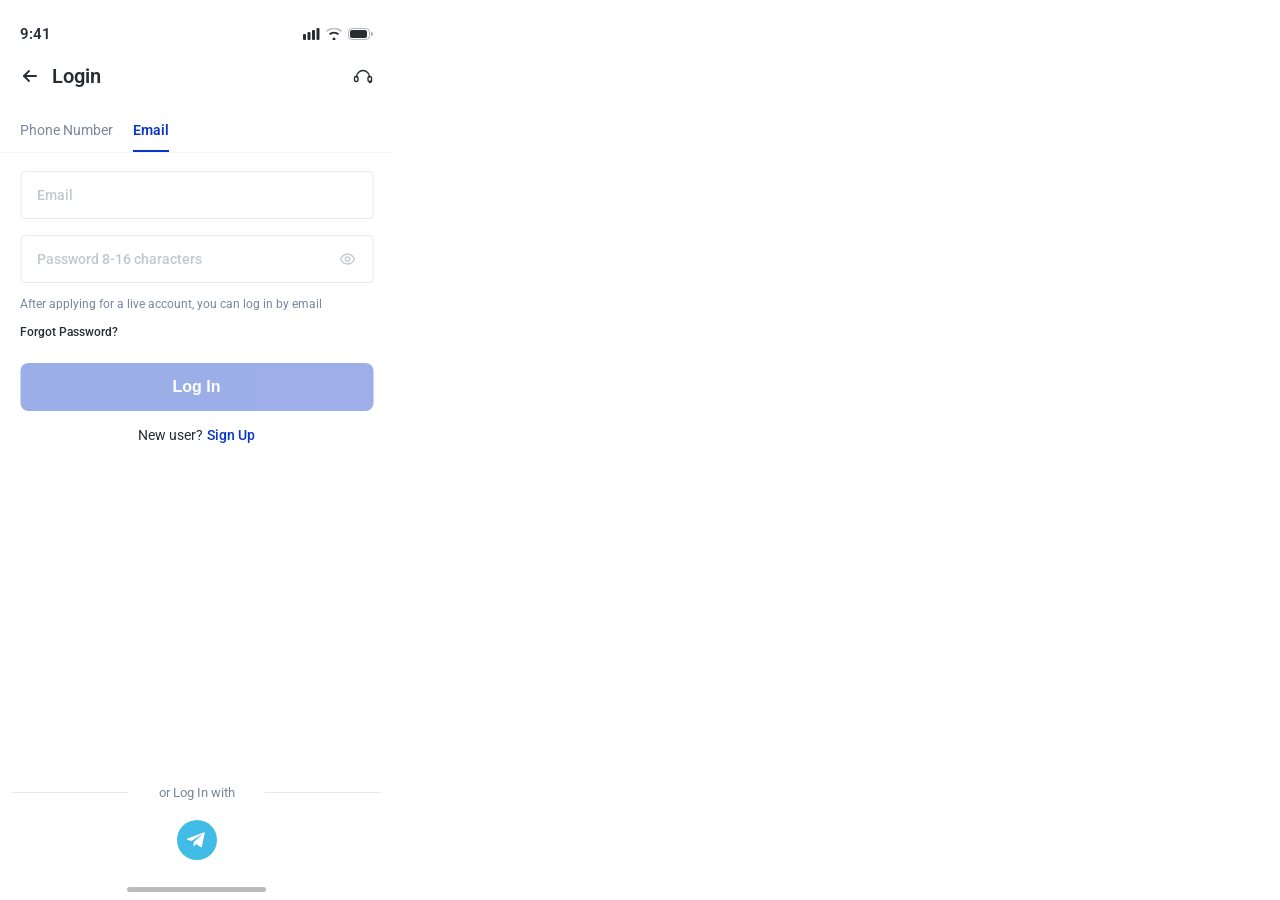
<file: login.html>
<!DOCTYPE html>
<html lang="en">
<head>
  <meta charset="UTF-8">
  <meta name="viewport" content="width=393, initial-scale=1">
  <title>Login – VT Markets</title>
  <link href="https://fonts.googleapis.com/css2?family=Roboto:wght@400;500;600;700&display=swap" rel="stylesheet">
  <link rel="stylesheet" href="components.css">
  <style>
    body {
      position: relative;
    }


    /* ── Tab selector ── */
    .tab-selector {
      width: 393px;
      padding: 0 20px;
      margin-top: 24px;
      margin-bottom: 16px;
      border-bottom: 1px solid #f4f5f6;
      display: flex;
      gap: 20px;
    }
    .tab-item {
      padding-bottom: 12px;
      font-size: 14px;
      font-weight: 400;
      color: #7a8699;
      cursor: pointer;
      white-space: nowrap;
    }
    .tab-item.active {
      font-weight: 600;
      color: #0a36c7;
      border-bottom: 2px solid #0a36c7;
    }

    /* ── Form ── */
    .form-section {
      position: absolute;
      top: 171px;
      left: 50%;
      transform: translateX(-50%);
      width: 353px;
      display: flex;
      flex-direction: column;
      gap: 24px;
    }
    .fields-group {
      display: flex;
      flex-direction: column;
      gap: 16px;
    }
    .input-field {
      width: 100%;
      height: 48px;
      border: 1px solid #e8e9ea;
      border-radius: 4px;
      padding: 12px 16px;
      display: flex;
      align-items: center;
      justify-content: space-between;
    }
    .input-field input {
      flex: 1;
      border: none;
      outline: none;
      font-family: 'Roboto', sans-serif;
      font-size: 14px;
      font-weight: 500;
      color: #282d34;
      background: transparent;
    }
    .input-field input::placeholder {
      color: #c2c7d0;
    }
    .eye-btn {
      background: none;
      border: none;
      cursor: pointer;
      padding: 0;
      display: flex;
      align-items: center;
      justify-content: center;
      width: 18px;
      height: 18px;
    }
    .password-group {
      display: flex;
      flex-direction: column;
      gap: 12px;
    }
    .hint-text {
      font-size: 12px;
      font-weight: 400;
      color: #7a8699;
      line-height: 18px;
    }
    .forgot-link {
      font-size: 12px;
      font-weight: 500;
      color: #282d34;
      cursor: pointer;
    }

    /* ── Buttons ── */
    .buttons-group {
      display: flex;
      flex-direction: column;
      align-items: center;
      gap: 16px;
    }
    .login-btn {
      width: 100%;
      height: 48px;
      background: #0a36c7;
      border: none;
      border-radius: 8px;
      display: flex;
      align-items: center;
      justify-content: center;
      cursor: pointer;
      opacity: 0.4;
      transition: opacity 0.2s;
    }
    .login-btn:not(:disabled) {
      opacity: 1;
      cursor: pointer;
    }
    .login-btn:disabled {
      cursor: not-allowed;
    }
    .login-btn span {
      font-size: 16px;
      font-weight: 600;
      color: #fff;
      line-height: 24px;
    }
    .signup-row {
      display: flex;
      align-items: center;
      gap: 4px;
      font-size: 14px;
    }
    .signup-row .label { font-weight: 400; color: #282d34; }
    .signup-row .link  { font-weight: 500; color: #0a36c7; cursor: pointer; }

    /* ── Social login ── */
    .social-section {
      position: fixed;
      bottom: 40px;
      left: 0;
      width: 393px;
      display: flex;
      flex-direction: column;
      align-items: center;
      gap: 20px;
      background: #fff;
      padding-top: 20px;
    }
    .divider-row {
      width: 369px;
      display: flex;
      align-items: center;
      justify-content: space-between;
      position: relative;
      height: 15px;
    }
    .divider-line {
      width: 116px;
      height: 1px;
      background: #e7e8eb;
    }
    .divider-label {
      font-size: 13px;
      font-weight: 400;
      color: #7a8699;
      white-space: nowrap;
    }
    .social-icons {
      display: flex;
      gap: 24px;
      align-items: center;
    }
    .social-icon-btn {
      width: 40px;
      height: 40px;
      border-radius: 20px;
      display: flex;
      align-items: center;
      justify-content: center;
      cursor: pointer;
      border: none;
    }
    .social-icon-btn.telegram { background: #41bce7; }
    .social-icon-btn img { width: 23px; height: 20px; object-fit: contain; }

    /* ── Home indicator ── */
    .home-indicator {
      position: fixed;
      bottom: 0;
      left: 0;
      width: 393px;
      height: 21px;
      display: flex;
      align-items: flex-end;
      justify-content: center;
      padding-bottom: 8px;
    }
    .home-bar {
      width: 139px;
      height: 5px;
      background: rgba(30,30,30,0.3);
      border-radius: 100px;
    }
  </style>
</head>
<body>


  <!-- Tab selector -->
  <div class="tab-selector">
    <div class="tab-item">Phone Number</div>
    <div class="tab-item active">Email</div>
  </div>

  <!-- Form -->
  <div class="form-section">
    <div class="fields-group">
      <!-- Email input -->
      <div class="input-field">
        <input type="email" placeholder="Email">
      </div>

      <!-- Password + helpers -->
      <div class="password-group">
        <div class="input-field">
          <input type="password" placeholder="Password 8-16 characters" id="pwdInput">
          <button class="eye-btn" onclick="togglePwd()" type="button">
            <svg id="eyeIcon" width="16" height="16" viewBox="0 0 16 16" fill="none">
              <path d="M1 8C1 8 3.5 3 8 3C12.5 3 15 8 15 8C15 8 12.5 13 8 13C3.5 13 1 8 1 8Z" stroke="#c2c7d0" stroke-width="1.3" stroke-linecap="round" stroke-linejoin="round"/>
              <circle cx="8" cy="8" r="2.2" stroke="#c2c7d0" stroke-width="1.3"/>
            </svg>
          </button>
        </div>
        <p class="hint-text">After applying for a live account, you can log in by email</p>
        <p class="forgot-link">Forgot Password?</p>
      </div>
    </div>

    <!-- Buttons -->
    <div class="buttons-group">
      <button class="login-btn" type="button"><span>Log In</span></button>
      <div class="signup-row">
        <span class="label">New user?</span>
        <span class="link">Sign Up</span>
      </div>
    </div>
  </div>

  <!-- Social login -->
  <div class="social-section">
    <div class="divider-row">
      <div class="divider-line"></div>
      <span class="divider-label">or Log In with</span>
      <div class="divider-line"></div>
    </div>
    <div class="social-icons">
      <button class="social-icon-btn telegram" type="button">
        <svg width="23" height="20" viewBox="0 0 24 24" fill="none" xmlns="http://www.w3.org/2000/svg">
          <path d="M21.93 3.42L18.5 19.65C18.26 20.7 17.64 20.96 16.77 20.47L11.77 16.82L9.36 19.13C9.1 19.39 8.88 19.61 8.39 19.61L8.73 14.52L17.93 6.22C18.31 5.88 17.85 5.69 17.35 6.03L5.92 13.19L1.02 11.68C-0.02 11.35 -0.04 10.64 1.23 10.15L20.56 2.9C21.42 2.57 22.18 3.09 21.93 3.42Z" fill="white"/>
        </svg>
      </button>
    </div>
  </div>

  <!-- Home indicator -->
  <div class="home-indicator">
    <div class="home-bar"></div>
  </div>

  <script>
    function togglePwd() {
      const input = document.getElementById('pwdInput');
      input.type = input.type === 'password' ? 'text' : 'password';
    }

    const emailInput = document.querySelector('input[type="email"]');
    const pwdInput   = document.getElementById('pwdInput');
    const loginBtn   = document.querySelector('.login-btn');

    loginBtn.disabled = true;

    function checkFields() {
      loginBtn.disabled = !(emailInput.value.trim() && pwdInput.value.trim());
    }

    emailInput.addEventListener('input', checkFields);
    pwdInput.addEventListener('input', checkFields);

    loginBtn.addEventListener('click', function() {
      if (!loginBtn.disabled) location.href = 'home-postlogin.html';
    });
  </script>
  <script src="top-nav.js"></script>
  <script>TopNav.init({
    showTitle: true,
    titleText: 'Login',
    rightIconSvg: '<svg width="20" height="20" viewBox="0 0 20 20" fill="none" xmlns="http://www.w3.org/2000/svg"><path d="M3.5 11A6.5 6.5 0 0 1 16.5 11" stroke="#282d34" stroke-width="1.4" stroke-linecap="round"/><rect x="1.5" y="10.5" width="3.5" height="5" rx="1.5" stroke="#282d34" stroke-width="1.4"/><rect x="15" y="10.5" width="3.5" height="5" rx="1.5" stroke="#282d34" stroke-width="1.4"/><path d="M18.5 14.5C18.5 15.5 17.7 16.5 16.5 16.5" stroke="#282d34" stroke-width="1.4" stroke-linecap="round"/></svg>'
  });</script>
</body>
</html>
</file>
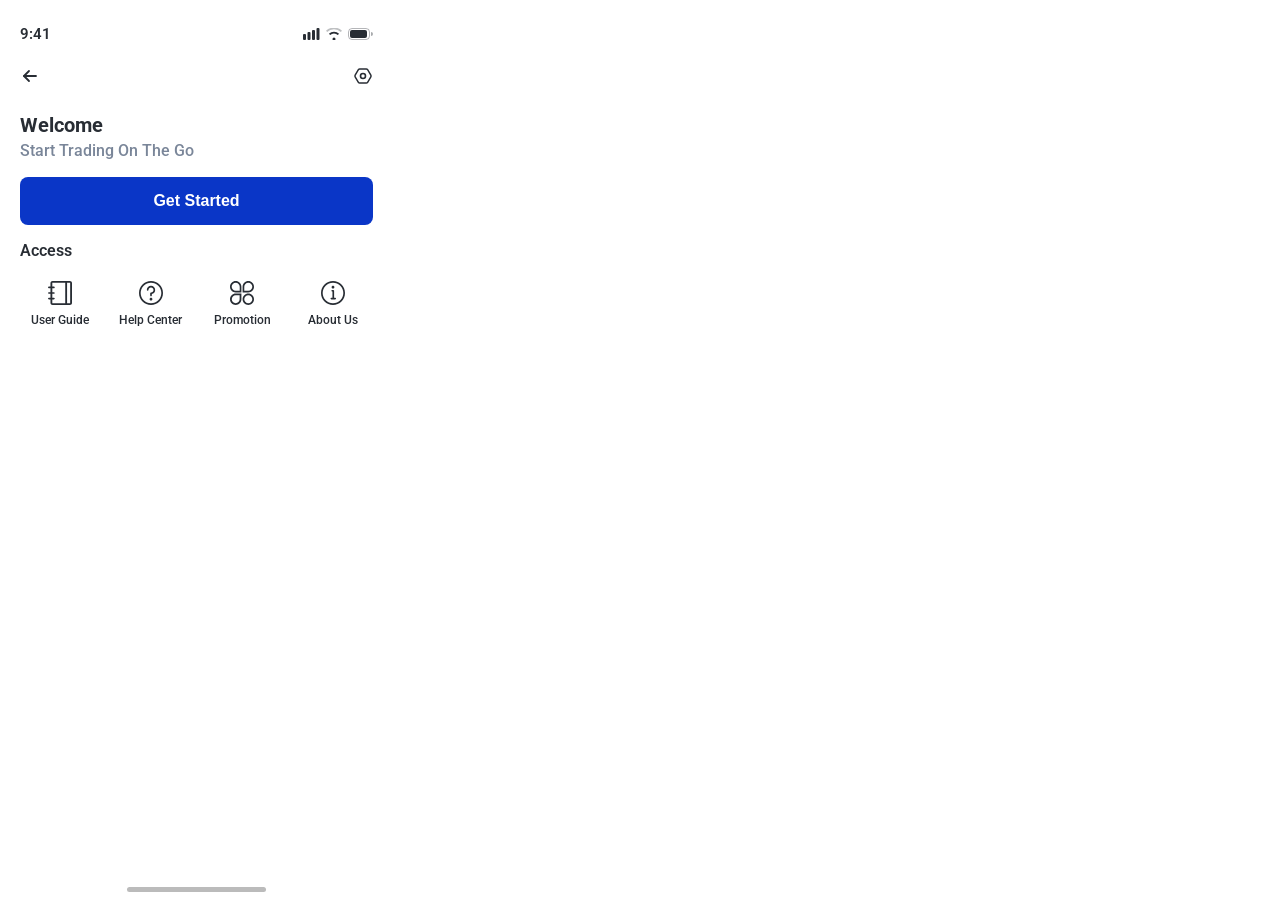
<file: profile-prelogin.html>
<!DOCTYPE html>
<html lang="en">
<head>
  <meta charset="UTF-8">
  <meta name="viewport" content="width=393, initial-scale=1">
  <title>Profile – VT Markets</title>
  <link href="https://fonts.googleapis.com/css2?family=Roboto:wght@300;400;500;600;700;800&display=swap" rel="stylesheet">
  <link rel="stylesheet" href="components.css">
  <style>
    body {
    }

    /* ── Welcome section ── */
    .profile-welcome {
      padding: 16px 20px 0;
    }
    .welcome-title {
      font-size: 20px;
      font-weight: 700;
      color: #282d34;
      line-height: 22px;
      margin-bottom: 6px;
    }
    .welcome-subtitle {
      font-size: 16px;
      font-weight: 500;
      color: #7a8699;
      line-height: 1.18;
    }
    .btn-get-started {
      width: 353px;
      height: 48px;
      background: #0a36c7;
      border: none;
      border-radius: 8px;
      font-size: 16px;
      font-weight: 600;
      color: #fff;
      cursor: pointer;
      display: flex;
      align-items: center;
      justify-content: center;
      margin-top: 16px;
    }
    .btn-get-started:active { opacity: 0.85; }

    /* ── Access section ── */
    .access-section {
      margin-top: 16px;
    }
    .access-title {
      font-size: 16px;
      font-weight: 600;
      color: #282d34;
      padding: 0 20px;
      margin-bottom: 16px;
    }
    .access-grid {
      display: flex;
      gap: 8px;
      padding: 0 18px;
    }
    .access-item {
      width: 83.25px;
      height: 56px;
      display: flex;
      flex-direction: column;
      align-items: center;
      justify-content: center;
      gap: 8px;
      cursor: pointer;
    }
    .access-item img {
      width: 24px;
      height: 24px;
    }
    .access-item span {
      font-size: 12px;
      font-weight: 500;
      color: #282d34;
      text-align: center;
    }

    /* ── Home indicator ── */
    .home-indicator {
      position: absolute;
      bottom: 0;
      left: 0;
      width: 393px;
      height: 21px;
      display: flex;
      align-items: flex-end;
      justify-content: center;
      padding-bottom: 8px;
    }
    .home-bar {
      width: 139px;
      height: 5px;
      background: rgba(30,30,30,0.3);
      border-radius: 100px;
    }
  </style>
</head>
<body>

  <!-- Welcome -->
  <div class="profile-welcome">
    <h1 class="welcome-title">Welcome</h1>
    <p class="welcome-subtitle">Start Trading On The Go</p>
    <button class="btn-get-started" onclick="location.href='login.html'">Get Started</button>
  </div>

  <!-- Access -->
  <div class="access-section">
    <p class="access-title">Access</p>
    <div class="access-grid">
      <div class="access-item">
        <img src="images/profile-userguide.svg" alt="User Guide">
        <span>User Guide</span>
      </div>
      <div class="access-item">
        <img src="images/profile-helpcenter.svg" alt="Help Center">
        <span>Help Center</span>
      </div>
      <div class="access-item">
        <img src="images/profile-promotion.svg" alt="Promotion">
        <span>Promotion</span>
      </div>
      <div class="access-item">
        <img src="images/profile-aboutus.svg" alt="About Us">
        <span>About Us</span>
      </div>
    </div>
  </div>

  <!-- Home indicator -->
  <div class="home-indicator">
    <div class="home-bar"></div>
  </div>

  <script src="top-nav.js"></script>
  <script>TopNav.init({
    showTitle: true,
    rightIconSrc: 'images/profile-gear.svg'
  });</script>
</body>
</html>
</file>
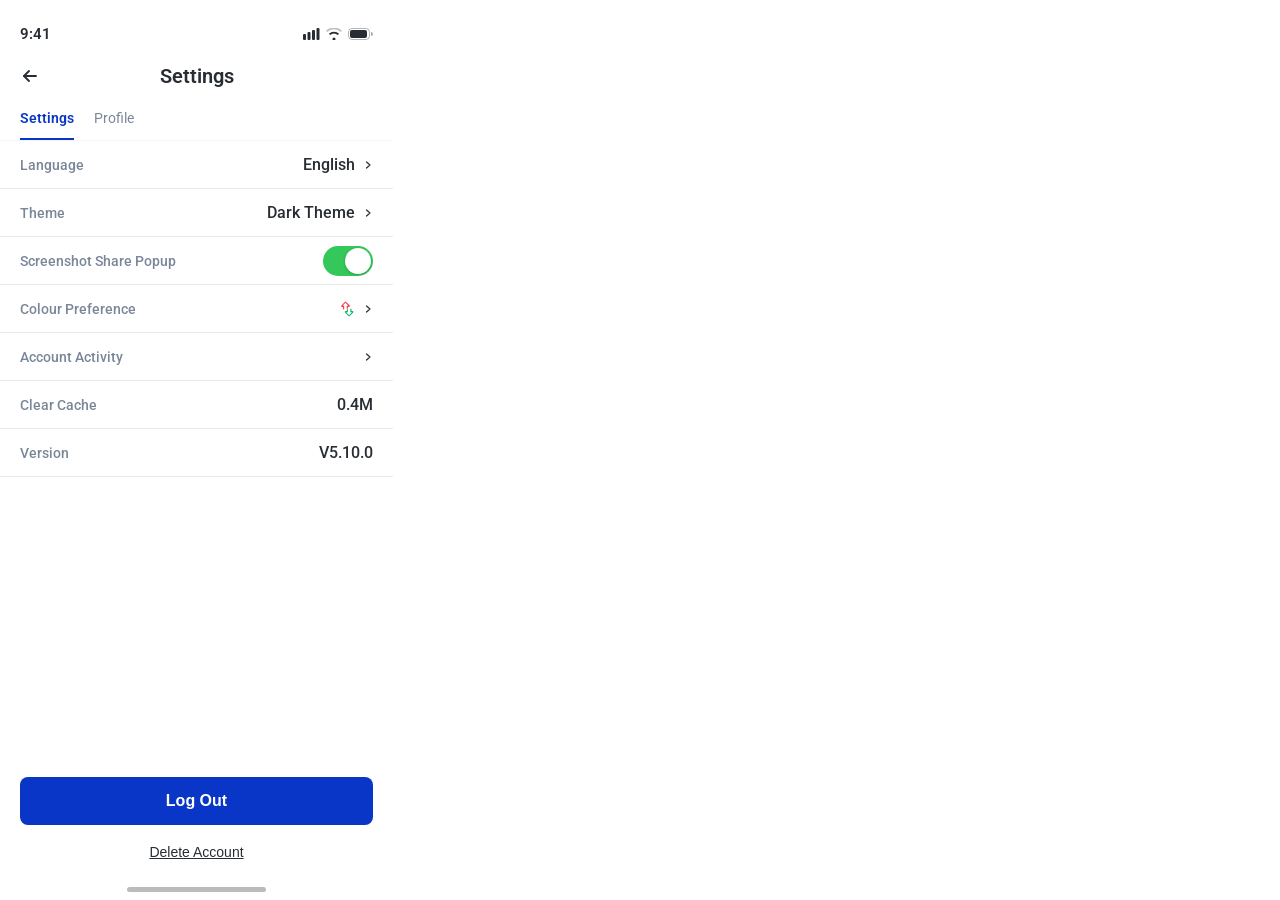
<file: settings.html>
<!DOCTYPE html>
<html lang="en">
<head>
  <meta charset="UTF-8">
  <meta name="viewport" content="width=393, initial-scale=1">
  <title>Settings – VT Markets</title>
  <link href="https://fonts.googleapis.com/css2?family=Roboto:wght@300;400;500;600;700;800&display=swap" rel="stylesheet">
  <link rel="stylesheet" href="components.css">
  <style>
    body {
    }

    /* ── Tabs ── */
    .settings-tabs {
      width: 393px;
      padding: 12px 20px 0;
      border-bottom: 1px solid #f4f5f6;
      display: flex;
      gap: 20px;
    }
    .settings-tab {
      padding-bottom: 12px;
      font-size: 14px;
      font-weight: 400;
      color: #7a8699;
      cursor: pointer;
      white-space: nowrap;
    }
    .settings-tab.active {
      font-weight: 600;
      color: #0a36c7;
      border-bottom: 2px solid #0a36c7;
    }

    /* ── Setting rows ── */
    .settings-list {
      width: 393px;
    }
    .setting-row {
      height: 48px;
      display: flex;
      align-items: center;
      justify-content: space-between;
      padding: 0 20px;
      border-bottom: 0.5px solid #e8e9ea;
    }
    .setting-label {
      font-size: 14px;
      font-weight: 500;
      color: #7a8699;
      line-height: 22px;
    }
    .setting-value {
      display: flex;
      align-items: center;
      gap: 8px;
    }
    .setting-value-text {
      font-size: 16px;
      font-weight: 500;
      color: #282d34;
      line-height: 22px;
    }
    .setting-arrow {
      width: 10px;
      height: 10px;
    }
    .setting-value img {
      width: 16px;
      height: 16px;
    }

    /* ── Toggle switch ── */
    .toggle {
      width: 50px;
      height: 30px;
      background: #34c759;
      border-radius: 15px;
      position: relative;
      cursor: pointer;
      transition: background 0.2s;
    }
    .toggle.off { background: #e8e9ea; }
    .toggle .knob {
      width: 26px;
      height: 26px;
      background: #fff;
      border-radius: 13px;
      position: absolute;
      top: 2px;
      left: 22px;
      box-shadow: 0 1px 3px rgba(0,0,0,0.2);
      transition: left 0.2s;
    }
    .toggle.off .knob { left: 2px; }

    /* ── Bottom section ── */
    .settings-bottom {
      position: fixed;
      bottom: 0;
      left: 0;
      width: 393px;
      background: #fff;
      padding: 16px 20px 0;
      display: flex;
      flex-direction: column;
      gap: 16px;
      align-items: center;
      z-index: 10;
    }
    .btn-logout {
      width: 100%;
      height: 48px;
      background: #0a36c7;
      border: none;
      border-radius: 8px;
      font-size: 16px;
      font-weight: 600;
      color: #fff;
      cursor: pointer;
      display: flex;
      align-items: center;
      justify-content: center;
    }
    .btn-logout:active { opacity: 0.85; }
    .btn-delete {
      font-size: 14px;
      font-weight: 500;
      color: #282d34;
      text-decoration: underline;
      cursor: pointer;
      background: none;
      border: none;
      line-height: 22px;
    }

    /* ── Home indicator ── */
    .home-indicator {
      width: 393px;
      height: 21px;
      display: flex;
      align-items: flex-end;
      justify-content: center;
      padding-bottom: 8px;
    }
    .home-bar {
      width: 139px;
      height: 5px;
      background: rgba(30,30,30,0.3);
      border-radius: 100px;
    }
  </style>
</head>
<body>

  <!-- Tabs -->
  <div class="settings-tabs">
    <div class="settings-tab active">Settings</div>
    <div class="settings-tab">Profile</div>
  </div>

  <!-- Settings rows -->
  <div class="settings-list">
    <div class="setting-row">
      <span class="setting-label">Language</span>
      <div class="setting-value">
        <span class="setting-value-text">English</span>
        <svg class="setting-arrow" viewBox="0 0 10 10" fill="none"><path d="M3.5 2L7 5L3.5 8" stroke="#282d34" stroke-width="1.2" stroke-linecap="round" stroke-linejoin="round"/></svg>
      </div>
    </div>
    <div class="setting-row">
      <span class="setting-label">Theme</span>
      <div class="setting-value">
        <span class="setting-value-text">Dark Theme</span>
        <svg class="setting-arrow" viewBox="0 0 10 10" fill="none"><path d="M3.5 2L7 5L3.5 8" stroke="#282d34" stroke-width="1.2" stroke-linecap="round" stroke-linejoin="round"/></svg>
      </div>
    </div>
    <div class="setting-row">
      <span class="setting-label">Screenshot Share Popup</span>
      <div class="toggle" id="toggleScreenshot">
        <div class="knob"></div>
      </div>
    </div>
    <div class="setting-row">
      <span class="setting-label">Colour Preference</span>
      <div class="setting-value">
        <img src="images/settings-colour-pref.svg" alt="">
        <svg class="setting-arrow" viewBox="0 0 10 10" fill="none"><path d="M3.5 2L7 5L3.5 8" stroke="#282d34" stroke-width="1.2" stroke-linecap="round" stroke-linejoin="round"/></svg>
      </div>
    </div>
    <div class="setting-row">
      <span class="setting-label">Account Activity</span>
      <div class="setting-value">
        <svg class="setting-arrow" viewBox="0 0 10 10" fill="none"><path d="M3.5 2L7 5L3.5 8" stroke="#282d34" stroke-width="1.2" stroke-linecap="round" stroke-linejoin="round"/></svg>
      </div>
    </div>
    <div class="setting-row">
      <span class="setting-label">Clear Cache</span>
      <span class="setting-value-text">0.4M</span>
    </div>
    <div class="setting-row">
      <span class="setting-label">Version</span>
      <span class="setting-value-text">V5.10.0</span>
    </div>
  </div>

  <!-- Bottom actions -->
  <div class="settings-bottom">
    <button class="btn-logout" onclick="location.href='index.html'">Log Out</button>
    <button class="btn-delete">Delete Account</button>
    <div class="home-indicator">
      <div class="home-bar"></div>
    </div>
  </div>

  <script>
    document.getElementById('toggleScreenshot').addEventListener('click', function() {
      this.classList.toggle('off');
    });
  </script>
  <script src="top-nav.js"></script>
  <script>TopNav.init({
    showTitle: true,
    titleText: 'Settings',
    centerTitle: true,
    hideRight: true
  });</script>
</body>
</html>
</file>
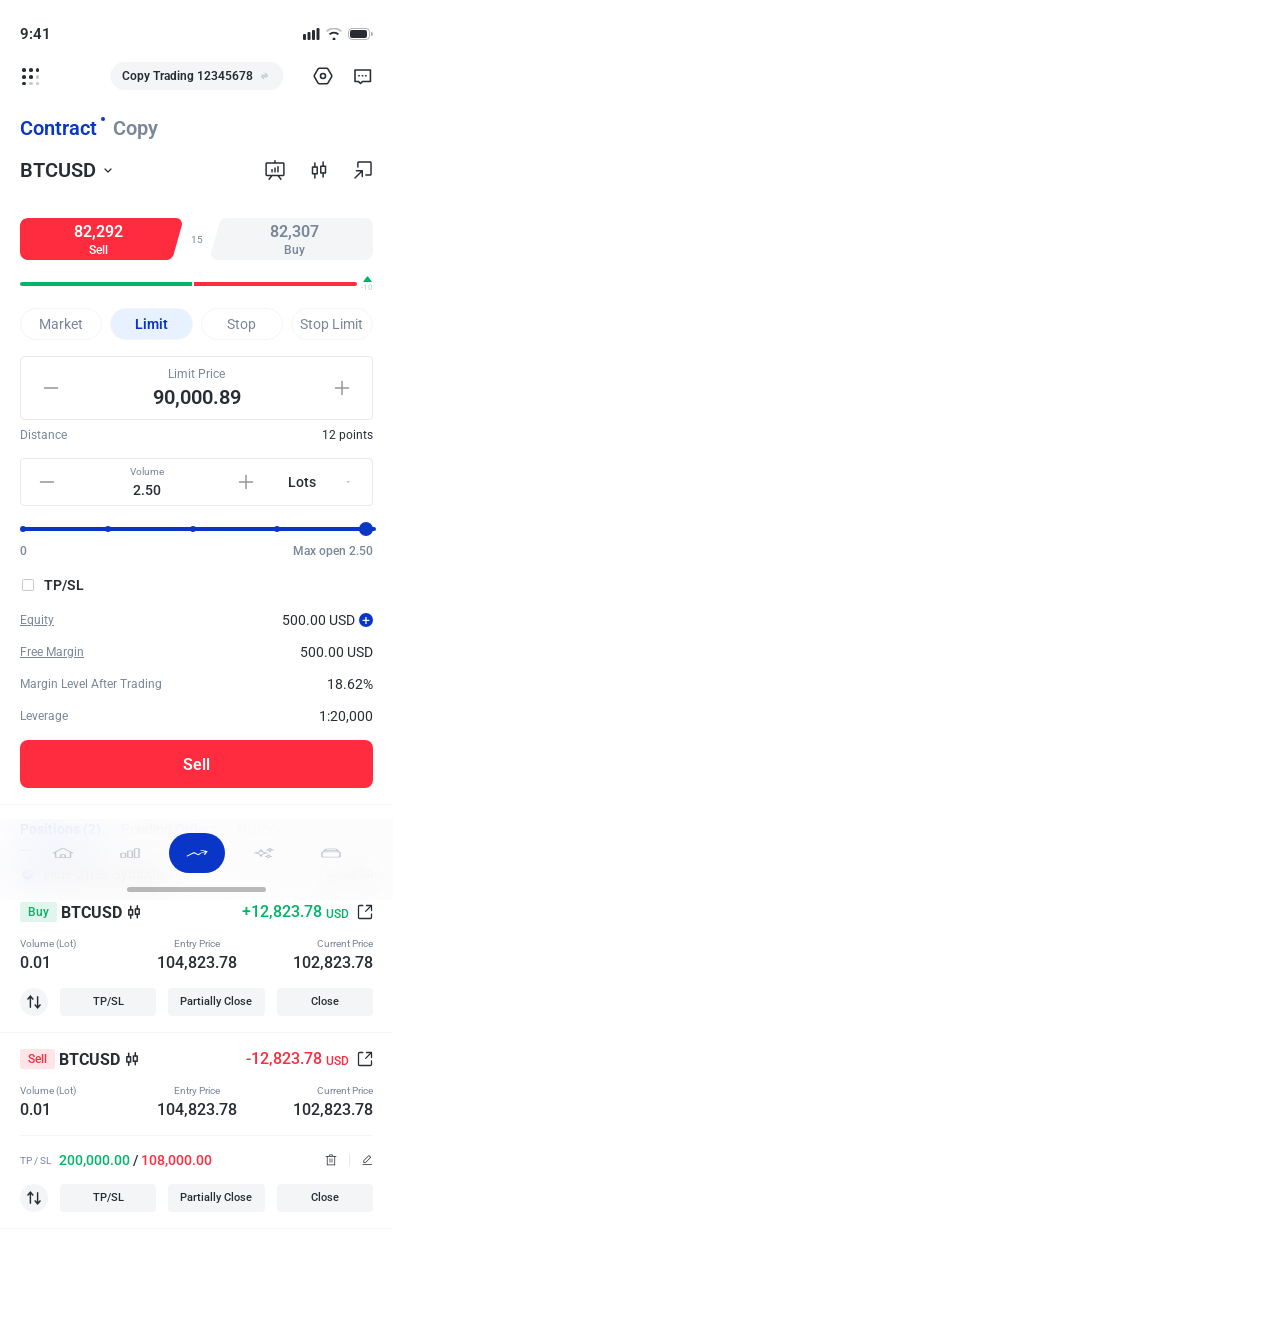
<file: trade.html>
<!DOCTYPE html>
<html lang="en">
<head>
  <meta charset="UTF-8">
  <meta name="viewport" content="width=393, initial-scale=1">
  <title>Trade – VT Markets</title>
  <link href="https://fonts.googleapis.com/css2?family=Roboto:wght@400;500;600;700&display=swap" rel="stylesheet">
  <link rel="stylesheet" href="components.css">
  <style>
    /* ── Page title row ── */
    .page-title-row {
      display: flex; align-items: center; gap: 16px;
      padding: 16px 20px 12px; position: relative;
    }
    .pt-tab {
      font-size: 20px; font-weight: 600; line-height: 28px;
      color: #7a8699; cursor: pointer; position: relative;
    }
    .pt-tab.active { color: #0a36c7; }
    .pt-dot {
      position: absolute; top: 3px; right: -8px;
      width: 4px; height: 4px; border-radius: 50%; background: #0a36c7;
    }

    /* ── Main content area ── */
    .trade-body {
      display: flex; flex-direction: column; gap: 16px;
      align-items: center; width: 393px;
    }

    /* ── Product row ── */
    .product-row {
      display: flex; align-items: center; justify-content: space-between;
      padding: 0 20px; width: 393px; height: 32px; box-sizing: border-box;
    }
    .product-name {
      display: flex; align-items: center; gap: 8px; cursor: pointer;
    }
    .product-name-text { font-size: 20px; font-weight: 600; color: #282d34; line-height: normal; }
    .product-dropdown { width: 8px; height: 8px; display: flex; align-items: center; justify-content: center; }
    .product-dropdown svg { width: 8px; height: 5px; }
    .product-icons { display: flex; align-items: center; gap: 24px; }
    .product-icons img { width: 20px; height: 20px; cursor: pointer; display: block; }

    /* ── Mini chart panel (toggled by first chart icon) ── */
    .mini-chart-panel {
      max-height: 0; overflow: hidden;
      transition: max-height 0.32s cubic-bezier(.32,1,.36,1);
      padding: 0 20px;
    }
    .mini-chart-panel.open { max-height: 360px; }
    .mini-chart-card {
      margin-top: 8px;
      background: #fff;
      border-radius: 12px;
      padding: 8px 0 8px;
      display: flex; flex-direction: column; gap: 6px;
    }
    .mini-chart-tf {
      display: flex; align-items: center; gap: 0;
      padding: 0 8px;
    }
    .mini-chart-tf button {
      flex: 1;
      border: none; background: transparent;
      font-size: 12px; font-weight: 500; color: #7a8699;
      padding: 4px 0; border-radius: 6px; cursor: pointer;
    }
    .mini-chart-tf button.on {
      background: #f4f5f6; color: #282d34; font-weight: 600;
    }
    .mini-chart-malegend {
      display: flex; gap: 10px; padding: 0 12px;
      font-size: 10px; font-weight: 500;
    }
    .mini-chart-malegend .ma5  { color: #ff8a00; }
    .mini-chart-malegend .ma10 { color: #c64fff; }
    .mini-chart-malegend .ma20 { color: #ff2c40; }
    .mini-chart-malegend .ma30 { color: #00b8d4; }
    .mini-chart-svg-wrap { width: 100%; height: 180px; }
    .mini-chart-svg-wrap svg { width: 100%; height: 100%; display: block; }
    .mini-chart-time-axis {
      display: flex; justify-content: space-between;
      padding: 2px 12px 0; font-size: 10px; color: #7a8699;
    }

    /* ── Sell / Buy price block ── */
    .price-block {
      position: relative; width: 353px; height: 42px;
    }
    .price-sell-bg, .price-buy-bg {
      position: absolute; top: 0; bottom: 0;
    }
    .price-sell-bg { left: 0; right: 54.02%; }
    .price-sell-bg img { width: 100%; height: 100%; display: block; }
    .price-buy-bg { left: 54.02%; right: 0; }
    .price-buy-bg img { width: 100%; height: 100%; display: block; }
    .price-spread {
      position: absolute; left: 50%; top: 50%; transform: translate(-50%, -50%);
      font-size: 10px; font-weight: 400; color: #7a8699;
      z-index: 2; text-align: center;
    }
    .price-content {
      position: absolute; display: flex; flex-direction: column; gap: 2px;
      align-items: center; text-align: center;
      color: #fff; line-height: normal;
    }
    .price-content.sell-content {
      top: 50%; transform: translateY(-50%);
      left: 13.85%; right: 69.53%;
      color: #fff;
    }
    .price-content.buy-content {
      top: 50%; transform: translateY(-50%);
      left: 69.53%; right: 13.85%;
      color: #7a8699;
    }
    .price-amount { font-size: 16px; font-weight: 600; white-space: nowrap; }
    .price-label { font-size: 12px; font-weight: 500; }

    /* ── Slider bar ── */
    .slider-bar {
      display: flex; align-items: center; gap: 4px;
      padding: 0 20px; width: 393px;
    }
    .slider-tracks {
      display: flex; align-items: center; gap: 2px;
      flex: 1; height: 4px;
    }
    .slider-green {
      width: 64%; height: 4px; background: #00b565;
      border-radius: 4px 1px 1px 4px; flex-shrink: 0;
      transition: width 0.6s ease;
    }
    @keyframes priceFlashUp {
      0%,100% { opacity: 1; } 40% { opacity: 0.4; color: #00b565; }
    }
    @keyframes priceFlashDown {
      0%,100% { opacity: 1; } 40% { opacity: 0.4; color: #ff2c40; }
    }
    .flash-up   { animation: priceFlashUp   0.35s ease; }
    .flash-down { animation: priceFlashDown 0.35s ease; }
    .slider-red {
      flex: 1; height: 4px; background: #ff2c40;
      border-radius: 1px 4px 4px 1px;
    }
    .slider-indicator {
      display: flex; flex-direction: column; align-items: center;
      flex-shrink: 0;
    }
    .slider-indicator img { width: 11px; height: 8px; }
    .slider-indicator-text {
      font-size: 8px; font-weight: 400; color: #c2c7d0;
      text-align: center; line-height: 8px; opacity: 0.99;
    }

    /* ── Order type pills ── */
    .order-type-row {
      display: flex; align-items: center; gap: 8px;
      padding: 0 20px; width: 100%;
    }
    .order-pill {
      flex: 1; min-width: 0; height: 32px; border-radius: 30px;
      font-size: 14px; font-weight: 400; color: #7a8699;
      background: #fff; cursor: pointer; white-space: nowrap;
      border: 1px solid #f4f5f6; outline: none;
      display: flex; align-items: center; justify-content: center;
      padding: 0 12px; line-height: 22px;
      font-family: 'Roboto', sans-serif;
    }
    .order-pill.active {
      background: #e8f1ff; color: #0a36c7; font-weight: 600;
      border-color: #f4f5f6;
    }

    /* ── Limit Price input ── */
    .input-box {
      width: 353px; border: 1px solid #e8e9ea; border-radius: 4px;
      display: flex; align-items: center; justify-content: space-between;
      padding: 0 20px;
    }
    .input-box.large { height: 64px; }
    .input-box.medium { height: 48px; }
    .input-icon { width: 20px; height: 20px; flex-shrink: 0; cursor: pointer; opacity: 0.5; }
    .input-center {
      display: flex; flex-direction: column; align-items: center;
      text-align: center; white-space: nowrap;
    }
    .input-center-label {
      font-size: 12px; font-weight: 400; color: #7a8699;
      line-height: 18px;
    }
    .input-center-label.sm { font-size: 10px; line-height: 15px; }
    .input-center-value {
      font-size: 20px; font-weight: 600; color: #282d34;
      line-height: 28px;
    }
    .input-center-value.sm {
      font-size: 14px; font-weight: 500; line-height: 22px;
    }

    /* ── Distance row ── */
    .distance-row {
      display: flex; align-items: center; justify-content: space-between;
      width: 100%; padding: 0;
      font-size: 12px; font-weight: 400; line-height: normal;
    }
    .distance-row .dl { color: #7a8699; }
    .distance-row .dv { color: #282d34; }

    /* ── Volume input has extra right section ── */
    .vol-input-wrap {
      width: 353px; border: 1px solid #e8e9ea; border-radius: 4px;
      display: flex; align-items: center; height: 48px;
      padding: 0 16px; gap: 16px;
    }
    .vol-stepper {
      flex: 1; display: flex; align-items: center; justify-content: space-between;
    }
    .vol-divider {
      width: 0; height: 20px; display: flex; align-items: center; justify-content: center;
    }
    .vol-divider-line {
      width: 1px; height: 20px; background: #e8e9ea;
    }
    .vol-right {
      display: flex; align-items: center; gap: 24px;
      height: 24px; border-radius: 4px;
    }
    .vol-right-text {
      font-size: 14px; font-weight: 500; color: #282d34; text-align: center;
      white-space: nowrap; line-height: 22px;
    }
    .vol-right-arrow { width: 16px; height: 16px; display: flex; align-items: center; justify-content: center; }
    .vol-right-arrow svg { width: 10.4px; height: 6px; }

    /* ── Volume slider dots ── */
    .vol-slider-area {
      display: flex; flex-direction: column; gap: 8px;
      width: 393px; padding: 0 20px;
    }
    .vol-dots-wrap {
      position: relative; width: 353px; height: 14px;
      display: flex; align-items: center;
      cursor: pointer; touch-action: none;
    }
    /* Track background (grey) */
    .vol-dots-track {
      position: absolute; top: 50%; transform: translateY(-50%);
      left: 3px; right: 3px; height: 4px;
      background: #d9dce1; border-radius: 2px;
    }
    /* Track filled (blue) */
    .vol-dots-fill {
      position: absolute; top: 50%; transform: translateY(-50%);
      left: 3px; height: 4px;
      background: #0a36c7; border-radius: 2px;
      width: 100%; /* default full */
    }
    /* Dots row: sits on top of track, spread evenly */
    .vol-dots-row {
      position: relative; z-index: 2;
      display: flex; justify-content: space-between; align-items: center;
      width: 100%;
    }
    .vol-dot {
      width: 6px; height: 6px; border-radius: 50%;
      background: #0a36c7; flex-shrink: 0;
      transition: background 0.15s;
    }
    .vol-dot.inactive { background: #d9dce1; }
    .vol-dot.last {
      width: 14px; height: 14px;
    }
    .vol-labels {
      display: flex; justify-content: space-between;
      font-size: 12px; font-weight: 500; color: #7a8699;
      line-height: normal;
    }

    /* ── TP/SL row ── */
    .tpsl-row {
      display: flex; align-items: center; gap: 8px;
      padding: 0 20px; width: 100%;
    }
    .tpsl-checkbox {
      width: 16px; height: 16px; position: relative; flex-shrink: 0; cursor: pointer;
    }
    .tpsl-checkbox-inner {
      position: absolute; inset: 12.5%;
      border: 0.64px solid #c2c7d0; border-radius: 1.67px;
    }
    .tpsl-label {
      font-size: 14px; font-weight: 600; color: #282d34; line-height: 22px;
    }

    /* ── Info rows ── */
    .info-row {
      display: flex; align-items: center; justify-content: space-between;
      padding: 0 20px; width: 393px;
    }
    .info-key {
      font-size: 12px; font-weight: 400; color: #7a8699;
      line-height: normal;
    }
    .info-key-underline {
      text-decoration: underline; text-decoration-color: #7a8699;
      text-underline-offset: 1px;
    }
    .info-val {
      font-size: 14px; font-weight: 400; color: #282d34;
      line-height: normal; display: flex; align-items: center; gap: 4px;
    }
    .info-plus-circle {
      width: 14px; height: 14px; border-radius: 50%;
      background: #0a36c7; color: #fff;
      display: flex; align-items: center; justify-content: center;
      font-size: 14px; font-weight: 400; line-height: 1; cursor: pointer;
    }

    /* ── Sell button ── */
    .sell-btn-wrap {
      border-bottom: 0.5px solid #f4f5f6;
      display: flex; flex-direction: column; align-items: center;
      padding: 16px 0; width: 100%;
    }
    .btn-sell {
      width: 353px; height: 48px; border-radius: 8px;
      background: #ff2c40; border: none; outline: none; cursor: pointer;
      font-size: 16px; font-weight: 600; color: #fff;
      display: flex; align-items: center; justify-content: center;
      font-family: 'Roboto', sans-serif;
    }

    /* ── Position tabs ── */
    .pos-tabs-wrap {
      border-bottom: 1px solid #f4f5f6; width: 393px;
    }
    .pos-tabs {
      display: flex; align-items: flex-start; gap: 20px;
      padding: 0 20px; width: 393px;
    }
    .pos-tab {
      font-size: 14px; font-weight: 400; color: #7a8699;
      padding-bottom: 12px; cursor: pointer; position: relative;
      white-space: nowrap; line-height: normal;
    }
    .pos-tab.active {
      color: #0a36c7; font-weight: 600;
      border-bottom: 2px solid #0a36c7;
    }

    /* ── Filter row ── */
    .filter-row {
      display: flex; align-items: center; justify-content: flex-end;
      gap: 10px; padding: 0 20px; width: 393px;
    }
    .filter-cb-wrap {
      flex: 1; display: flex; gap: 8px; align-items: flex-start;
    }
    .filter-cb-box {
      width: 16px; height: 16px; margin-top: 3px; flex-shrink: 0;
      position: relative;
    }
    .filter-cb-box svg { position: absolute; inset: 0; width: 16px; height: 16px; }
    .filter-cb-label {
      flex: 1; font-size: 14px; font-weight: 400; color: #282d34;
      line-height: 22px;
    }
    .close-all-text {
      font-size: 12px; font-weight: 500; color: #282d34;
      text-align: right; white-space: nowrap; line-height: normal;
      cursor: pointer; flex-shrink: 0;
      padding: 3px 0; height: 24px; display: flex; align-items: center;
    }

    /* ── Position card ── */
    .pos-card {
      width: 393px; padding: 16px 20px;
      background: #fff;
      border-bottom: 1px solid #f4f5f6;
      display: flex; flex-direction: column; gap: 16px;
    }
    .pos-header {
      display: flex; align-items: flex-start; justify-content: space-between;
    }
    .pos-left { display: flex; flex-direction: column; gap: 0; }
    .pos-left-top { display: flex; align-items: center; gap: 4px; }
    .pos-badge {
      height: 20px; padding: 0 8px; border-radius: 2px;
      font-size: 12px; font-weight: 500; display: flex; align-items: center;
      text-align: center; white-space: nowrap; line-height: normal;
    }
    .pos-badge.buy { background: rgba(0,181,101,0.12); color: #00b565; }
    .pos-badge.sell { background: rgba(255,44,64,0.12); color: #ff2c40; }
    .pos-symbol-wrap { display: flex; align-items: center; gap: 4px; }
    .pos-symbol {
      font-size: 16px; font-weight: 700; color: #282d34;
      line-height: normal; white-space: nowrap;
    }
    .pos-viewchart { width: 16px; height: 16px; display: block; }
    .pos-right { display: flex; align-items: center; gap: 8px; width: 145px; justify-content: flex-end; }
    .pos-pnl-wrap { display: flex; align-items: center; gap: 4px; font-weight: 500; }
    .pos-pnl-amount { font-size: 16px; white-space: nowrap; line-height: normal; }
    .pos-pnl-unit { font-size: 12px; line-height: normal; align-self: flex-end; height: 18px; display: flex; align-items: flex-end; width: 23px; }
    .pos-pnl-wrap.up { color: #00b565; }
    .pos-pnl-wrap.down { color: #ff2c40; }
    .pos-share { width: 16px; height: 16px; display: block; cursor: pointer; }

    /* ── Position detail row (3 columns) ── */
    .pos-detail-row {
      display: flex; gap: 12px; align-items: flex-start; justify-content: center;
      width: 100; line-height: normal;
    }
    .pos-detail-col {
      flex: 1; display: flex; flex-direction: column; gap: 4px;
    }
    .pos-detail-col:nth-child(2) { text-align: center; }
    .pos-detail-col:nth-child(3) { text-align: right; }
    .pos-detail-label { font-size: 10px; font-weight: 400; color: #7a8699; }
    .pos-detail-value { font-size: 16px; font-weight: 500; color: #282d34; }

    /* ── Position action buttons ── */
    .pos-actions {
      display: flex; align-items: center; gap: 12px; width: 100%;
    }
    .pos-reverse-btn {
      width: 28px; height: 28px; border-radius: 50%; background: #f4f5f6;
      display: flex; align-items: center; justify-content: center;
      flex-shrink: 0; cursor: pointer; position: relative;
    }
    .pos-reverse-btn img { width: 14px; height: 14px; }
    .pos-action-btn {
      flex: 1; height: 28px; border-radius: 4px; background: #f4f5f6;
      display: flex; align-items: center; justify-content: center;
      font-size: 11px; font-weight: 500; color: #282d34;
      cursor: pointer; white-space: nowrap; line-height: 18px;
      border: none; outline: none; font-family: 'Roboto', sans-serif;
      padding: 0 8px;
    }

    /* ── TP/SL info row in position card ── */
    .pos-tpsl-row {
      display: flex; align-items: center; justify-content: space-between;
      border-top: 1px solid #f4f5f6; padding-top: 16px;
      width: 100%;
    }
    .pos-tpsl-left {
      display: flex; align-items: center; gap: 8px;
    }
    .pos-tpsl-label {
      font-size: 10px; font-weight: 400; color: #7a8699;
      white-space: nowrap; line-height: normal;
    }
    .pos-tpsl-values {
      font-size: 14px; font-weight: 500; line-height: normal;
    }
    .pos-tpsl-values .tp-val { color: #00b565; }
    .pos-tpsl-values .sl-val { color: #ff2c40; }
    .pos-tpsl-values .sep { color: #282d34; }
    .pos-tpsl-actions {
      display: flex; align-items: center; justify-content: space-between;
      width: 48px;
    }
    .pos-tpsl-actions img { width: 12px; height: 12px; cursor: pointer; display: block; }
    .pos-tpsl-divider { width: 1px; height: 11.5px; background: #e8e9ea; }

    /* ── Sticky header (always) ── */
    .tn-status-bar,
    .tn-nav-bar,
    .page-title-row,
    .product-row {
      position: sticky !important;
      z-index: 20;
      background: #fff;
    }
    .tn-status-bar { top: 0; }
    .tn-nav-bar { top: 54px; }
    .page-title-row { top: 98px; }
    .product-row { top: 154px; }

    /* ── Expanded positions mode ── */
    .page-scroll.expanded .product-row {
      position: fixed !important; top: 154px; left: 0; width: 393px;
      height: 32px; box-sizing: border-box;
      display: flex; align-items: center;
      z-index: 20; background: #fff;
    }
    .page-scroll.expanded .product-row-spacer { display: block; height: 32px; }
    .page-scroll.expanded { padding-bottom: 80vh; }

    /* ── Tab content visibility ── */
    .tab-contract { display: block; }
    .tab-copy { display: none; }

    /* ── Copy Tab Styles ── */

    /* Equity section */
    .copy-equity-section {
      padding: 16px 20px 16px; width: 393px;
      border-bottom: 1px solid #f4f5f6;
    }
    .copy-equity-inner {
      display: flex; align-items: flex-start; justify-content: space-between;
      padding-top: 8px;
    }
    .copy-equity-left { display: flex; flex-direction: column; gap: 8px; }
    .copy-equity-label {
      display: flex; align-items: center; gap: 5px;
      font-size: 14px; font-weight: 500; color: #7a8699; line-height: normal;
    }
    .copy-equity-label img { width: 14px; height: 14px; }
    .copy-equity-amount-row {
      display: flex; align-items: flex-end; gap: 5px;
    }
    .copy-equity-amount {
      font-size: 26px; font-weight: 600; color: #282d34; line-height: normal;
    }
    /* ccy-trigger styles now in components.css */
    .copy-pnl-row {
      display: flex; align-items: center; gap: 4px;
    }
    .copy-pnl-label {
      font-size: 14px; font-weight: 500; color: #7a8699; line-height: 22px;
      text-decoration: underline dashed; text-underline-offset: 2px;
    }
    .copy-pnl-value {
      font-size: 16px; font-weight: 500; color: #00b565; line-height: 24px;
    }
    .copy-pnl-arrow { width: 13px; height: 13px; }
    .copy-pnl-arrow svg { width: 13px; height: 13px; }

    /* ── Copy Chart (same as asset-chart-fills component) ── */
    .copy-chart-wrap {
      position: relative;
      width: 393px;
      height: 225px;
      overflow: hidden;
      touch-action: none;
    }
    .copy-chart-fills {
      position: absolute;
      top: 0; left: 0;
      width: 393px; height: 180px;
      transition: opacity 0.2s ease;
    }
    .copy-chart-fill-img {
      position: absolute;
      top: 13px; left: 0;
      width: 393px;
    }
    .copy-chart-value-pill {
      position: absolute;
      top: 1px; left: 184px;
      background: #282d34; color: #fff;
      font-size: 11px; font-weight: 600;
      padding: 2px 8px; border-radius: 100px;
      white-space: nowrap; z-index: 3;
      transition: left 0.08s ease, top 0.08s ease;
    }
    .copy-chart-dot {
      position: absolute;
      top: 55px; left: 208px;
      width: 15px; height: 15px;
      z-index: 3;
      transition: left 0.08s ease, top 0.08s ease;
    }
    .copy-chart-grid {
      position: absolute;
      top: 0; left: 0;
      width: 393px; height: 180px;
      pointer-events: none;
    }
    .copy-chart-scrub-line {
      position: absolute;
      top: 0; width: 1px; height: 180px;
      background: rgba(0,181,101,0.35);
      pointer-events: none;
      display: none; z-index: 2;
    }
    .copy-chart-wrap.dragging .copy-chart-dot,
    .copy-chart-wrap.dragging .copy-chart-value-pill {
      transition: none;
    }
    .copy-time-tabs {
      position: absolute;
      bottom: 0; left: 16px; right: 16px;
      height: 44px;
      display: flex; align-items: center; justify-content: space-between;
    }
    .copy-time-tab {
      width: 48px; height: 20px;
      display: flex; align-items: center; justify-content: center;
      font-size: 12px; font-weight: 500; color: #7a8699;
      border-radius: 2px; cursor: pointer;
    }
    .copy-time-tab.active { background: #e5e7eb; color: #282d34; }
    .copy-add-funds-btn {
      width: 88px; height: 40px; border-radius: 8px;
      background: #0a36c7; border: none; outline: none; cursor: pointer;
      font-size: 14px; font-weight: 600; color: #fff;
      font-family: 'Roboto', sans-serif;
      display: flex; align-items: center; justify-content: center;
      margin-top: 19px; flex-shrink: 0;
    }

    /* Filter pills (reuse order-pill style) */
    .copy-filter-row {
      display: flex; align-items: center; gap: 8px;
      padding: 0 20px; width: 393px;
    }
    .copy-pill {
      height: 32px; border-radius: 30px;
      font-size: 14px; font-weight: 400; color: #7a8699;
      background: #fff; cursor: pointer; white-space: nowrap;
      border: 1px solid #f4f5f6; outline: none;
      display: flex; align-items: center; justify-content: center;
      padding: 0 12px; line-height: 22px;
      font-family: 'Roboto', sans-serif;
    }
    .copy-pill.active {
      background: #e8f1ff; color: #0a36c7; font-weight: 600;
      border-color: #f4f5f6;
    }

    /* Section heading */
    .copy-section-heading {
      display: flex; align-items: center; justify-content: space-between;
      padding: 0 20px; width: 393px;
    }
    .copy-section-title {
      font-size: 18px; font-weight: 600; color: #1a1a1e; line-height: 26px;
    }
    .copy-section-arrow { width: 20px; height: 20px; cursor: pointer; }

    /* Top Trader cards (horizontal scroll) */
    .copy-trader-scroll-wrap {
      width: 393px; overflow-x: auto; overflow-y: visible;
      -webkit-overflow-scrolling: touch;
      scrollbar-width: none;
    }
    .copy-trader-scroll-wrap::-webkit-scrollbar { display: none; }
    .copy-trader-scroll {
      display: flex; gap: 16px;
      padding: 36px 20px 20px;
      width: max-content;
      overflow-y: visible;
    }
    .copy-trader-card {
      width: 160px; height: 198px; border-radius: 8px;
      border: 0.5px solid #d4d6db;
      background: rgba(85,132,250,0.04);
      backdrop-filter: blur(50px);
      position: relative; flex-shrink: 0; overflow: visible;
    }
    .copy-trader-card-bg {
      position: absolute; inset: 0; width: 100%; height: 100%;
      object-fit: cover; border-radius: 8px;
      clip-path: inset(0 round 8px);
      pointer-events: none;
    }
    /* Avatar hangs above the card */
    .copy-trader-avatar-wrap {
      position: absolute; left: 50%; top: -30px;
      transform: translateX(-50%);
    }
    .copy-trader-avatar {
      width: 44px; height: 44px; border-radius: 50%;
      object-fit: cover; border: 2.5px solid transparent;
      display: block;
    }
    /* Border colours by rank */
    .copy-trader-card:has(.copy-trader-badge.gold) .copy-trader-avatar { border-color: #e39f1b; }
    .copy-trader-card:has(.copy-trader-badge.silver) .copy-trader-avatar { border-color: #b6b6b6; }
    .copy-trader-card:has(.copy-trader-badge.bronze) .copy-trader-avatar { border-color: #b1917b; }
    /* Rank badge – centred at top of card */
    .copy-trader-badge {
      position: absolute; left: 50%; top: 4px;
      transform: translateX(-50%);
      padding: 2px 4px; border-radius: 2px;
      font-size: 8px; font-weight: 700; color: #fff;
      letter-spacing: 0.3px; white-space: nowrap;
      text-shadow: 0.1px 0.1px 0 #8c2307;
    }
    .copy-trader-badge.gold {
      background: linear-gradient(101deg, rgba(255,214,134,0.8) 5%, rgba(227,159,27,0.8) 99%);
    }
    .copy-trader-badge.silver {
      background: linear-gradient(110deg, #b6b6b6 23%, #cecdce 35%, #b8b5ac 100%);
    }
    .copy-trader-badge.bronze {
      background: linear-gradient(101deg, rgba(247,207,175,0.8) 5%, rgba(177,145,123,0.8) 99%);
    }
    .copy-trader-divider {
      position: absolute; left: 16px; right: 16px; top: 66px;
      height: 0.5px; background: #d4d6db;
    }
    .copy-trader-name {
      position: absolute; top: 28px; left: 50%;
      transform: translateX(-50%);
      font-size: 12px; font-weight: 700; color: #282d34;
      white-space: nowrap;
    }
    .copy-trader-copiers {
      position: absolute; top: 46px; left: 50%; transform: translateX(-50%);
      display: flex; align-items: center; gap: 4px;
    }
    .copy-trader-copiers img { width: 12px; height: 12px; }
    .copy-trader-copiers span { font-size: 12px; font-weight: 500; color: #282d34; }
    .copy-trader-return-wrap {
      position: absolute; top: 71px; left: 50%; transform: translateX(-50%);
      display: flex; flex-direction: column; align-items: center; gap: 1px;
    }
    .copy-trader-return-label {
      font-size: 10px; font-weight: 500; color: #7a8699; line-height: normal;
      white-space: nowrap;
    }
    .copy-trader-return-value {
      font-size: 14px; font-weight: 700; color: #00b565; line-height: 18px;
      white-space: nowrap;
    }
    .copy-trader-chart {
      position: absolute; left: 13px; right: 13px; top: 103px;
      height: 32px;
    }
    .copy-trader-chart img { width: 100%; height: 100%; object-fit: cover; }
    .copy-trader-stats {
      position: absolute; top: 137px; left: 16px; right: 16px;
      display: flex; justify-content: space-between; align-items: flex-end;
    }
    .copy-trader-stat {
      display: flex; flex-direction: column; align-items: center; gap: 2px;
    }
    .copy-trader-stat-val {
      font-size: 10px; font-weight: 600; color: #282d34;
      display: block; text-align: center;
    }
    .copy-trader-stat-label {
      font-size: 10px; font-weight: 500; color: #c2c7d0;
      display: block; text-align: center;
    }
    .copy-trader-stat-divider {
      width: 0; height: 14px; border-left: 0.5px solid #e8e9ea;
      align-self: center;
    }
    .copy-risk-badge {
      width: 11px; height: 11.4px; border-radius: 1.6px;
      display: flex; align-items: center; justify-content: center;
      margin: 0 auto 2px;
      font-size: 8.6px; font-weight: 700; color: #fff;
    }
    .copy-risk-badge.green { background: #31ca8d; border: 0.4px solid #75d8b1; }
    .copy-risk-badge.gold  { background: #d9bf91; border: 0.4px solid #d9bf91; }
    .copy-trader-view-btn {
      position: absolute; left: 16px; right: 16px; bottom: 8px;
      height: 24px; border-radius: 4px;
      background: rgba(255,255,255,0.92);
      box-shadow: 0 4px 7px rgba(10,54,199,0.1);
      display: flex; align-items: center; justify-content: center;
      font-size: 10px; font-weight: 500; color: #000; cursor: pointer;
    }

    /* Most Copied section */
    .copy-sectors-wrap {
      display: flex; flex-direction: column; gap: 20px;
      padding: 0 20px; width: 393px;
    }
    .copy-sector-tabs {
      display: flex; align-items: center; gap: 12px;
    }
    .copy-sector-tab {
      height: 20px; padding: 0 8px; border-radius: 2px;
      background: #f4f5f6; font-size: 12px; font-weight: 500;
      color: #c2c7d0; display: flex; align-items: center;
      justify-content: center; cursor: pointer; white-space: nowrap;
    }
    .copy-sector-tab.active { color: #0a36c7; }
    .copy-filter-bar {
      display: flex; align-items: center; justify-content: space-between;
    }
    .copy-filter-bar-label {
      font-size: 12px; font-weight: 500; color: #282d34; line-height: normal;
    }
    .copy-filter-bar-right {
      display: flex; align-items: center; gap: 8px;
    }
    .copy-filter-bar-right img { width: 16px; height: 16px; }

    /* Strategy list items */
    .copy-strategy-item {
      display: flex; align-items: flex-start; justify-content: space-between;
      padding-bottom: 16px;
      border-bottom: 0.5px solid #f4f5f6;
    }
    .copy-strategy-left {
      display: flex; align-items: center; gap: 8px;
    }
    .copy-strategy-avatar {
      width: 40px; height: 40px; border-radius: 50%;
      object-fit: cover; flex-shrink: 0;
    }
    .copy-strategy-info {
      display: flex; flex-direction: column; gap: 8px;
    }
    .copy-strategy-name {
      font-size: 16px; font-weight: 600; color: #282d34; line-height: normal;
    }
    .copy-strategy-meta {
      display: flex; align-items: center; gap: 12px;
    }
    .copy-strategy-meta-item {
      display: flex; align-items: flex-end; gap: 4px; white-space: nowrap;
    }
    .copy-strategy-meta-label {
      font-size: 12px; font-weight: 500; color: #7a8699; line-height: normal;
    }
    .copy-strategy-meta-value {
      font-size: 14px; font-weight: 500; color: #282d34; line-height: normal;
    }
    .copy-strategy-divider {
      width: 0; height: 9px; border-left: 0.5px solid #e8e9ea;
      align-self: center;
    }
    .copy-strategy-right {
      display: flex; flex-direction: column; align-items: flex-end; gap: 8px;
    }
    .copy-strategy-return {
      font-size: 20px; font-weight: 600; color: #00b565; line-height: normal;
      text-align: right;
    }
    .copy-strategy-return-label {
      font-size: 11px; font-weight: 500; color: #7a8699;
      text-align: right; line-height: normal;
    }
    .copy-view-more {
      font-size: 12px; font-weight: 500; color: #7a8699;
      line-height: 18px; padding: 0 12px; cursor: pointer;
      align-self: center;
    }

    /* Signal Provider banner */
    .copy-signal-banner {
      width: 353px; border-radius: 4px; background: #e8f1ff;
      display: flex; align-items: center; justify-content: space-between;
      padding: 8px 16px; margin: 0 20px;
    }
    .copy-signal-left {
      display: flex; flex-direction: column; gap: 4px;
    }
    .copy-signal-title {
      font-size: 14px; font-weight: 600; color: #282d34; line-height: normal;
    }
    .copy-signal-link {
      display: flex; align-items: center; gap: 5px;
    }
    .copy-signal-link-text {
      font-size: 12px; font-weight: 400; color: #0a36c7; line-height: normal;
    }
    .copy-signal-link img { width: 10px; height: 10px; }
    .copy-signal-person {
      width: 50px; height: 50px; object-fit: contain;
    }

    /* Starter Guide */
    .copy-guide-scroll-wrap {
      width: 393px; overflow-x: auto; overflow-y: hidden;
      -webkit-overflow-scrolling: touch;
      scrollbar-width: none;
    }
    .copy-guide-scroll-wrap::-webkit-scrollbar { display: none; }
    .copy-guide-scroll {
      display: flex; gap: 13px; padding: 0 20px;
      width: max-content;
    }
    .copy-guide-card {
      width: 165px; border-radius: 22px;
      background: #f9f9f9; border: 0.9px solid rgba(255,255,255,0.1);
      backdrop-filter: blur(5px);
      padding: 12px; display: flex; flex-direction: column; gap: 8px;
      flex-shrink: 0;
    }
    .copy-guide-icon {
      width: 40px; height: 40px; border-radius: 8px;
      overflow: hidden;
    }
    .copy-guide-icon img { width: 100%; height: 100%; object-fit: cover; }
    .copy-guide-title {
      font-size: 16px; font-weight: 600; color: #282d34; line-height: 24px;
    }
  </style>
</head>
<body>
<div class="page-scroll">

  <!-- Status bar -->
  <!-- Page title -->
  <div class="page-title-row">
    <div class="pt-tab active" data-tab="contract">Contract<span class="pt-dot"></span></div>
    <div class="pt-tab" data-tab="copy">Copy</div>
  </div>

  <!-- ═══ CONTRACT TAB CONTENT ═══ -->
  <div class="tab-contract">
  <!-- Trade body (gap: 16px between sections) -->
  <div class="trade-body">

    <!-- Product row -->
    <div class="product-row">
      <div class="product-name">
        <span class="product-name-text">BTCUSD</span>
        <div class="product-dropdown">
          <svg viewBox="0 0 8 5" fill="none"><path d="M1 1L4 4L7 1" stroke="#282d34" stroke-width="1.2" stroke-linecap="round" stroke-linejoin="round"/></svg>
        </div>
      </div>
      <div class="product-icons">
        <svg id="chartIcon" width="20" height="20" viewBox="0 0 18.125 18.8225" fill="none" xmlns="http://www.w3.org/2000/svg" style="cursor:pointer;display:block;">
          <path d="M16.7308 2.09135H9.75962V0.697115C9.75962 0.512229 9.68617 0.334915 9.55544 0.20418C9.4247 0.0734458 9.24739 0 9.0625 0C8.87761 0 8.7003 0.0734458 8.56956 0.20418C8.43883 0.334915 8.36538 0.512229 8.36538 0.697115V2.09135H1.39423C1.02446 2.09135 0.66983 2.23824 0.408361 2.49971C0.146892 2.76118 0 3.1158 0 3.48558V13.9423C0 14.3121 0.146892 14.6667 0.408361 14.9282C0.66983 15.1896 1.02446 15.3365 1.39423 15.3365H4.82404L2.94096 17.6893C2.8254 17.8337 2.77196 18.0182 2.79239 18.202C2.81281 18.3859 2.90544 18.5541 3.04988 18.6696C3.19432 18.7852 3.37875 18.8386 3.5626 18.8182C3.74644 18.7978 3.91464 18.7051 4.0302 18.5607L6.60865 15.3365H11.5163L14.0948 18.5607C14.152 18.6322 14.2228 18.6918 14.303 18.7359C14.3832 18.7801 14.4714 18.8081 14.5624 18.8182C14.6534 18.8283 14.7456 18.8204 14.8335 18.7949C14.9215 18.7694 15.0036 18.7268 15.0751 18.6696C15.1466 18.6124 15.2062 18.5417 15.2504 18.4614C15.2946 18.3812 15.3225 18.2931 15.3326 18.202C15.3427 18.111 15.3348 18.0189 15.3093 17.9309C15.2838 17.8429 15.2413 17.7608 15.184 17.6893L13.301 15.3365H16.7308C17.1005 15.3365 17.4552 15.1896 17.7166 14.9282C17.9781 14.6667 18.125 14.3121 18.125 13.9423V3.48558C18.125 3.1158 17.9781 2.76118 17.7166 2.49971C17.4552 2.23824 17.1005 2.09135 16.7308 2.09135ZM16.7308 13.9423H1.39423V3.48558H16.7308V13.9423ZM6.97115 9.0625V11.1538C6.97115 11.3387 6.89771 11.516 6.76697 11.6468C6.63624 11.7775 6.45892 11.851 6.27404 11.851C6.08915 11.851 5.91184 11.7775 5.7811 11.6468C5.65037 11.516 5.57692 11.3387 5.57692 11.1538V9.0625C5.57692 8.87761 5.65037 8.7003 5.7811 8.56957C5.91184 8.43883 6.08915 8.36539 6.27404 8.36539C6.45892 8.36539 6.63624 8.43883 6.76697 8.56957C6.89771 8.7003 6.97115 8.87761 6.97115 9.0625ZM9.75962 7.66827V11.1538C9.75962 11.3387 9.68617 11.516 9.55544 11.6468C9.4247 11.7775 9.24739 11.851 9.0625 11.851C8.87761 11.851 8.7003 11.7775 8.56956 11.6468C8.43883 11.516 8.36538 11.3387 8.36538 11.1538V7.66827C8.36538 7.48338 8.43883 7.30607 8.56956 7.17534C8.7003 7.0446 8.87761 6.97115 9.0625 6.97115C9.24739 6.97115 9.4247 7.0446 9.55544 7.17534C9.68617 7.30607 9.75962 7.48338 9.75962 7.66827ZM12.5481 6.27404V11.1538C12.5481 11.3387 12.4746 11.516 12.3439 11.6468C12.2132 11.7775 12.0358 11.851 11.851 11.851C11.6661 11.851 11.4888 11.7775 11.358 11.6468C11.2273 11.516 11.1538 11.3387 11.1538 11.1538V6.27404C11.1538 6.08915 11.2273 5.91184 11.358 5.7811C11.4888 5.65037 11.6661 5.57692 11.851 5.57692C12.0358 5.57692 12.2132 5.65037 12.3439 5.7811C12.4746 5.91184 12.5481 6.08915 12.5481 6.27404Z" fill="#282D34"/>
        </svg>
        <img src="images/trade-icon-viewchart.svg" alt="view chart" onclick="location.href='kline.html'">
        <svg id="expandIcon" width="20" height="20" viewBox="0 0 20 20" fill="none" style="cursor:pointer;transition:transform 0.3s ease;">
          <path d="M17.2922 1.25H5.62578C5.23901 1.25 4.86809 1.40364 4.59461 1.67713C4.32112 1.95061 4.16748 2.32153 4.16748 2.7083V7.0832C4.16748 7.27658 4.2443 7.46204 4.38104 7.59878C4.51779 7.73553 4.70325 7.81235 4.89663 7.81235C5.09001 7.81235 5.27547 7.73553 5.41222 7.59878C5.54896 7.46204 5.62578 7.27658 5.62578 7.0832V2.7083H17.2922V14.3747H12.9173C12.7239 14.3747 12.5384 14.4515 12.4017 14.5883C12.2649 14.725 12.1881 14.9105 12.1881 15.1038C12.1881 15.2972 12.2649 15.4827 12.4017 15.6194C12.5384 15.7562 12.7239 15.833 12.9173 15.833H17.2922C17.6789 15.833 18.0499 15.6794 18.3233 15.4059C18.5968 15.1324 18.7505 14.7615 18.7505 14.3747V2.7083C18.7505 2.32153 18.5968 1.95061 18.3233 1.67713C18.0499 1.40364 17.6789 1.25 17.2922 1.25Z" fill="#282D34"/>
          <path d="M10 16.5621L10 10.7289C10 10.5356 9.92318 10.3501 9.78644 10.2134C9.6497 10.0766 9.46423 9.9998 9.27085 9.9998L3.43765 9.9998C3.24427 9.9998 3.05881 10.0766 2.92207 10.2134C2.78532 10.3501 2.7085 10.5356 2.7085 10.7289C2.7085 10.9223 2.78532 11.1078 2.92207 11.2445C3.05881 11.3813 3.24427 11.4581 3.43765 11.4581L7.50995 11.4581L1.46348 17.5046C1.39573 17.5723 1.342 17.6527 1.30533 17.7413C1.26867 17.8298 1.2498 17.9246 1.2498 18.0204C1.2498 18.1163 1.26867 18.2111 1.30533 18.2996C1.342 18.3881 1.39573 18.4686 1.46348 18.5363C1.53122 18.6041 1.61165 18.6578 1.70016 18.6945C1.78868 18.7311 1.88355 18.75 1.97935 18.75C2.07516 18.75 2.17003 18.7311 2.25854 18.6945C2.34706 18.6578 2.42748 18.6041 2.49523 18.5363L8.5417 12.4898L8.5417 16.5621C8.5417 16.7555 8.61852 16.941 8.75526 17.0777C8.89201 17.2145 9.07747 17.2913 9.27085 17.2913C9.46423 17.2913 9.6497 17.2145 9.78644 17.0777C9.92318 16.941 10 16.7555 10 16.5621Z" fill="#282D34"/>
        </svg>
      </div>
    </div>

    <!-- Mini chart panel (toggled by chart icon) -->
    <div class="mini-chart-panel" id="miniChartPanel">
      <div class="mini-chart-card">
        <div class="mini-chart-tf" id="miniChartTf">
          <button class="on">Tick</button>
          <button>1m</button>
          <button>5m</button>
          <button>15m</button>
          <button>30m</button>
          <button>1h</button>
          <button>4h</button>
          <button>1D</button>
          <button>1W</button>
        </div>
        <div class="mini-chart-malegend" id="miniChartMaLegend">
          <span class="ma5">MA5: --</span>
          <span class="ma10">MA10: --</span>
          <span class="ma20">MA20: --</span>
          <span class="ma30">MA30: --</span>
        </div>
        <div class="mini-chart-svg-wrap">
          <svg id="miniChartSvg" viewBox="0 0 360 180" preserveAspectRatio="none" xmlns="http://www.w3.org/2000/svg">
            <defs>
              <linearGradient id="miniChartFill" x1="0" y1="0" x2="0" y2="1">
                <stop offset="0%" stop-color="#ff2c40" stop-opacity="0.25"/>
                <stop offset="100%" stop-color="#ff2c40" stop-opacity="0"/>
              </linearGradient>
            </defs>
            <!-- Grid lines -->
            <g id="miniGridLines" stroke="#f4f5f6" stroke-width="0.5"></g>
            <!-- Y-axis price labels -->
            <g id="miniYAxis" font-size="9" fill="#7a8699" font-family="Roboto" text-anchor="end"></g>
            <!-- MA lines -->
            <path id="miniMa5"  fill="none" stroke="#ff8a00" stroke-width="1" opacity="0.9"/>
            <path id="miniMa10" fill="none" stroke="#c64fff" stroke-width="1" opacity="0.9"/>
            <path id="miniMa20" fill="none" stroke="#ff2c40" stroke-width="1" opacity="0.9"/>
            <path id="miniMa30" fill="none" stroke="#00b8d4" stroke-width="1" opacity="0.9"/>
            <!-- Price area + line -->
            <path id="miniChartArea" d="" fill="url(#miniChartFill)"/>
            <path id="miniChartLine" d="" fill="none" stroke="#ff2c40" stroke-width="1.4" stroke-linecap="round" stroke-linejoin="round"/>
            <!-- Last price marker dot -->
            <circle id="miniLastDot" cx="0" cy="0" r="2" fill="#ff2c40"/>
            <!-- Right edge: latest close + open tags -->
            <g id="miniLastTag">
              <rect id="miniLastRect" x="298" y="0" width="58" height="14" fill="#fff" stroke="#ff2c40" stroke-width="0.8" rx="2"/>
              <text id="miniLastText" x="327" y="0" font-size="9" fill="#ff2c40" font-family="Roboto" font-weight="600" text-anchor="middle"></text>
            </g>
            <g id="miniOpenTag">
              <rect id="miniOpenRect" x="298" y="0" width="58" height="14" fill="#fff" stroke="#00b565" stroke-width="0.8" rx="2"/>
              <text id="miniOpenText" x="327" y="0" font-size="9" fill="#00b565" font-family="Roboto" font-weight="600" text-anchor="middle"></text>
            </g>
          </svg>
        </div>
        <div class="mini-chart-time-axis" id="miniTimeAxis"></div>
      </div>
    </div>

    <!-- Sell / Buy price block -->
    <div class="price-block">
      <div class="price-sell-bg"><img src="images/trade-sell-bg.svg" alt=""></div>
      <div class="price-buy-bg"><img src="images/trade-buy-bg.svg" alt=""></div>
      <span class="price-spread">15</span>
      <div class="price-content sell-content" id="sellContent">
        <span class="price-amount" id="sellPrice">82,302</span>
        <span class="price-label">Sell</span>
      </div>
      <div class="price-content buy-content" id="buyContent">
        <span class="price-amount" id="buyPrice">82,317</span>
        <span class="price-label">Buy</span>
      </div>
    </div>

    <!-- Slider bar -->
    <div class="slider-bar">
      <div class="slider-tracks">
        <div class="slider-green" id="sliderGreen"></div>
        <div class="slider-red"></div>
      </div>
      <div class="slider-indicator">
        <img src="images/trade-slider-indicator.svg" alt="">
        <span class="slider-indicator-text" id="sliderIndicatorText">+8888</span>
      </div>
    </div>

    <!-- Order type pills -->
    <div class="order-type-row">
      <button class="order-pill">Market</button>
      <button class="order-pill active">Limit</button>
      <button class="order-pill">Stop</button>
      <button class="order-pill">Stop Limit</button>
    </div>

    <!-- Price inputs (change per order type) -->
    <div id="priceInputArea" style="display:flex;flex-direction:column;gap:0px;align-items:center;padding:0 20px;width:100%;">
      <!-- Stop Price (Stop / Stop Limit only) -->
      <div class="input-box large" id="stopPriceBox" style="display:none;margin-bottom:8px;">
        <svg class="input-icon" width="20" height="20" viewBox="0 0 20 20" fill="none"><line x1="3.5" y1="10" x2="16.5" y2="10" stroke="#282d34" stroke-width="1.5" stroke-linecap="round"/></svg>
        <div class="input-center">
          <span class="input-center-label">Stop Price</span>
          <span class="input-center-value">89,988.89</span>
        </div>
        <svg class="input-icon" width="20" height="20" viewBox="0 0 20 20" fill="none"><line x1="3.5" y1="10" x2="16.5" y2="10" stroke="#282d34" stroke-width="1.5" stroke-linecap="round"/><line x1="10" y1="3.5" x2="10" y2="16.5" stroke="#282d34" stroke-width="1.5" stroke-linecap="round"/></svg>
      </div>
      <!-- Limit Price (Limit / Stop Limit only) -->
      <div class="input-box large" id="limitPriceBox">
        <svg class="input-icon" width="20" height="20" viewBox="0 0 20 20" fill="none"><line x1="3.5" y1="10" x2="16.5" y2="10" stroke="#282d34" stroke-width="1.5" stroke-linecap="round"/></svg>
        <div class="input-center">
          <span class="input-center-label">Limit Price</span>
          <span class="input-center-value">90,000.89</span>
        </div>
        <svg class="input-icon" width="20" height="20" viewBox="0 0 20 20" fill="none"><line x1="3.5" y1="10" x2="16.5" y2="10" stroke="#282d34" stroke-width="1.5" stroke-linecap="round"/><line x1="10" y1="3.5" x2="10" y2="16.5" stroke="#282d34" stroke-width="1.5" stroke-linecap="round"/></svg>
      </div>
      <div class="distance-row" id="distanceRow" style="margin-top: 8px;">
        <span class="dl">Distance</span>
        <span class="dv">12 points</span>
      </div>
    </div>

    <!-- Volume input -->
    <div style="display:flex;justify-content:center;padding:0 20px;width:100%;">
      <div class="vol-input-wrap">
        <div class="vol-stepper">
          <svg class="input-icon" width="20" height="20" viewBox="0 0 20 20" fill="none"><line x1="3.5" y1="10" x2="16.5" y2="10" stroke="#282d34" stroke-width="1.5" stroke-linecap="round"/></svg>
          <div class="input-center">
            <span class="input-center-label sm">Volume</span>
            <span class="input-center-value sm" id="volValue">0.01</span>
          </div>
          <svg class="input-icon" width="20" height="20" viewBox="0 0 20 20" fill="none"><line x1="3.5" y1="10" x2="16.5" y2="10" stroke="#282d34" stroke-width="1.5" stroke-linecap="round"/><line x1="10" y1="3.5" x2="10" y2="16.5" stroke="#282d34" stroke-width="1.5" stroke-linecap="round"/></svg>
        </div>
        <div class="vol-divider"><div class="vol-divider-line"></div></div>
        <div class="vol-right">
          <span class="vol-right-text">Lots</span>
          <div class="vol-right-arrow">
            <svg viewBox="0 0 16 16" fill="none"><path d="M5.6 6.44L8 9.28L10.4 6.44" stroke="#282d34" stroke-width="1.2" stroke-linecap="round" stroke-linejoin="round"/></svg>
          </div>
        </div>
      </div>
    </div>

    <!-- Volume slider -->
    <div class="vol-slider-area">
      <div class="vol-dots-wrap" id="volWrap">
        <div class="vol-dots-track"></div>
        <div class="vol-dots-fill" id="volFill"></div>
        <div class="vol-dots-row">
          <div class="vol-dot" data-step="0"></div>
          <div class="vol-dot" data-step="1"></div>
          <div class="vol-dot" data-step="2"></div>
          <div class="vol-dot" data-step="3"></div>
          <div class="vol-dot last" data-step="4"></div>
        </div>
      </div>
      <div class="vol-labels">
        <span>0</span>
        <span>Max open 2.50</span>
      </div>
    </div>

    <!-- TP/SL -->
    <div class="tpsl-row">
      <div class="tpsl-checkbox">
        <div class="tpsl-checkbox-inner"></div>
      </div>
      <span class="tpsl-label">TP/SL</span>
    </div>

    <!-- Info rows -->
    <div class="info-row">
      <span class="info-key"><span class="info-key-underline">Equity</span></span>
      <span class="info-val">500.00 USD <span class="info-plus-circle">+</span></span>
    </div>
    <div class="info-row">
      <span class="info-key"><span class="info-key-underline">Free Margin</span></span>
      <span class="info-val">500.00 USD</span>
    </div>
    <div class="info-row">
      <span class="info-key">Margin Level After Trading</span>
      <span class="info-val">18.62%</span>
    </div>
    <div class="info-row">
      <span class="info-key">Leverage</span>
      <span class="info-val">1:20,000</span>
    </div>

  </div><!-- end trade-body -->

  <!-- Sell button -->
  <div class="sell-btn-wrap">
    <button class="btn-sell">Sell</button>
  </div>

  <!-- Position tabs -->
  <div class="pos-tabs-wrap">
    <div class="pos-tabs" style="padding-top:16px;">
      <div class="pos-tab active">Positions (2)</div>
      <div class="pos-tab">Pending Orders</div>
      <div class="pos-tab">History</div>
    </div>
  </div>

  <!-- Filter row -->
  <div class="filter-row" style="padding-top:10px;padding-bottom:0;">
    <div class="filter-cb-wrap">
      <div class="filter-cb-box">
        <svg viewBox="0 0 16 16" fill="none"><circle cx="8" cy="8" r="5.6" fill="#0a36c7"/><path d="M5.5 8.2L7.2 9.9L10.5 6.1" stroke="#fff" stroke-width="1.2" stroke-linecap="round" stroke-linejoin="round"/></svg>
      </div>
      <span class="filter-cb-label">Hide Other Symbols</span>
    </div>
    <div class="close-all-text">Close All</div>
  </div>

  <!-- Position card 1: Buy BTCUSD -->
  <div class="pos-card">
    <div class="pos-header">
      <div class="pos-left">
        <div class="pos-left-top">
          <span class="pos-badge buy">Buy</span>
          <div class="pos-symbol-wrap">
            <span class="pos-symbol">BTCUSD</span>
            <img class="pos-viewchart" src="images/trade-icon-viewchart-sm.svg" alt="">
          </div>
        </div>
      </div>
      <div class="pos-right">
        <div class="pos-pnl-wrap up">
          <span class="pos-pnl-amount">+12,823.78</span>
          <span class="pos-pnl-unit">USD</span>
        </div>
        <img class="pos-share" src="images/trade-icon-share.svg" alt="share">
      </div>
    </div>
    <div class="pos-detail-row">
      <div class="pos-detail-col">
        <span class="pos-detail-label">Volume (Lot)</span>
        <span class="pos-detail-value">0.01</span>
      </div>
      <div class="pos-detail-col">
        <span class="pos-detail-label">Entry Price</span>
        <span class="pos-detail-value">104,823.78</span>
      </div>
      <div class="pos-detail-col">
        <span class="pos-detail-label">Current Price</span>
        <span class="pos-detail-value">102,823.78</span>
      </div>
    </div>
    <div class="pos-actions">
      <div class="pos-reverse-btn"><img src="images/trade-icon-reverse.svg" alt=""></div>
      <button class="pos-action-btn">TP/SL</button>
      <button class="pos-action-btn">Partially Close</button>
      <button class="pos-action-btn">Close</button>
    </div>
  </div>

  <!-- Position card 2: Sell BTCUSD -->
  <div class="pos-card">
    <div class="pos-header">
      <div class="pos-left">
        <div class="pos-left-top">
          <span class="pos-badge sell">Sell</span>
          <div class="pos-symbol-wrap">
            <span class="pos-symbol">BTCUSD</span>
            <img class="pos-viewchart" src="images/trade-icon-viewchart-sm.svg" alt="">
          </div>
        </div>
      </div>
      <div class="pos-right">
        <div class="pos-pnl-wrap down">
          <span class="pos-pnl-amount">-12,823.78</span>
          <span class="pos-pnl-unit">USD</span>
        </div>
        <img class="pos-share" src="images/trade-icon-share.svg" alt="share">
      </div>
    </div>
    <div class="pos-detail-row">
      <div class="pos-detail-col">
        <span class="pos-detail-label">Volume (Lot)</span>
        <span class="pos-detail-value">0.01</span>
      </div>
      <div class="pos-detail-col">
        <span class="pos-detail-label">Entry Price</span>
        <span class="pos-detail-value">104,823.78</span>
      </div>
      <div class="pos-detail-col">
        <span class="pos-detail-label">Current Price</span>
        <span class="pos-detail-value">102,823.78</span>
      </div>
    </div>
    <div class="pos-tpsl-row">
      <div class="pos-tpsl-left">
        <span class="pos-tpsl-label">TP / SL</span>
        <span class="pos-tpsl-values">
          <span class="tp-val">200,000.00</span><span class="sep">  / </span><span class="sl-val">108,000.00</span>
        </span>
      </div>
      <div class="pos-tpsl-actions">
        <img src="images/trade-icon-trash.svg" alt="delete">
        <div class="pos-tpsl-divider"></div>
        <img src="images/trade-icon-edit.svg" alt="edit">
      </div>
    </div>
    <div class="pos-actions">
      <div class="pos-reverse-btn"><img src="images/trade-icon-reverse.svg" alt=""></div>
      <button class="pos-action-btn">TP/SL</button>
      <button class="pos-action-btn">Partially Close</button>
      <button class="pos-action-btn">Close</button>
    </div>
  </div>

  <div style="height:12px;"></div>

  </div><!-- end tab-contract -->

  <!-- ═══ COPY TAB CONTENT ═══ -->
  <div class="tab-copy">

    <!-- Equity section -->
    <div class="copy-equity-section">
      <div class="copy-equity-inner">
        <div class="copy-equity-left">
          <div class="copy-equity-label">
            Equity
            <img src="images/copy-icon-eye.svg" alt="eye">
          </div>
          <div class="copy-equity-amount-row">
            <span class="copy-equity-amount">5,000,000.00</span>
            <div class="ccy-trigger">
              <span class="ccy-trigger-text">USD</span>
              <svg width="8" height="6" viewBox="0 0 8 6" fill="none"><path d="M4 6L0 0H8Z" fill="#282d34"/></svg>
            </div>
          </div>
          <div class="copy-pnl-row">
            <span class="copy-pnl-label">Total PnL</span>
            <span class="copy-pnl-value">+12,123,350 USD</span>
            <span class="copy-pnl-arrow" id="copyChartToggle">
              <svg viewBox="0 0 13 13" fill="none"><path d="M2 5L6.5 9L11 5" stroke="#b6b6b6" stroke-width="1.4" stroke-linecap="round" stroke-linejoin="round"/></svg>
            </span>
          </div>
        </div>
        <button class="copy-add-funds-btn">Add Funds</button>
      </div>
    </div>

    <!-- Expandable Chart -->
    <div class="copy-chart-wrap" id="copyChartWrap" style="display:none;">
      <div class="copy-chart-fills" id="copyChartFills">
        <svg class="copy-chart-fill-img" preserveAspectRatio="none" viewBox="0 0 393 167" fill="none" xmlns="http://www.w3.org/2000/svg" style="height:167px;object-fit:fill;">
          <path id="copyChartFillPath" d="M9.49849 25.5985L0 18.8942V167H393V78.7286L383.501 88.8679L374.597 59.6429L366.285 78.7286L358.568 82.9036L349.663 136.582L341.946 110.339L333.041 107.357L324.73 113.321L315.825 115.803L300.983 75.15L290.298 70.975L283.174 82.9036L275.456 76.9393L267.145 82.9036L258.24 101.393L249.929 91.2536L242.211 62.0286L233.307 48.9071L224.402 67.9929H216.091L208.373 42.3464L200.062 48.9071L192.938 32.8036L183.44 51.8893L174.535 44.7321L166.224 70.975L150.789 39.9607L142.477 48.9071L133.573 36.3821L125.855 32.8036L108.639 44.7321L100.921 59.6429L92.6103 51.8893L84.2991 62.0286L76.5816 51.8893L67.0831 62.0286L58.7719 15.2372L49.8671 25.05L43.3369 0L33.8384 1.82847L26.1208 15.2372L17.216 0L9.49849 25.5985Z" fill="url(#copyChartGrad)"/>
          <defs>
            <linearGradient id="copyChartGrad" x1="196.5" y1="-110.5" x2="196.5" y2="167" gradientUnits="userSpaceOnUse">
              <stop stop-color="#00B565"/>
              <stop offset="1" stop-color="#00B565" stop-opacity="0"/>
            </linearGradient>
          </defs>
        </svg>
        <svg class="copy-chart-fill-img" preserveAspectRatio="none" viewBox="0 0 393.649 138.358" fill="none" xmlns="http://www.w3.org/2000/svg" style="height:137px;object-fit:fill;top:13px;">
          <path id="copyChartStrokePath" d="M0.28391 19.6851L9.7824 26.2373L17.4999 1.21992L26.4048 16.1112L34.1223 3.00688L43.6208 1.21992L50.151 26.2373L59.0558 16.1112L67.367 63.1677L76.8655 53.0417L84.583 63.1677L92.8942 53.0417L101.205 60.7851L108.923 45.8938L126.139 33.9808L133.856 37.5547L142.761 50.0634L151.072 41.1286L166.507 72.1025L174.819 45.8938L183.723 53.0417L193.222 33.9808L200.346 50.0634L208.657 43.5112L216.375 69.1243H224.686L233.591 50.0634L242.495 63.1677L250.213 92.3547L258.524 102.481L267.429 84.0156L275.74 78.0591L283.458 84.0156L290.581 72.1025L301.267 76.2721L316.109 116.776L325.014 114.394L333.325 108.437L342.23 111.416L349.947 138.22L358.852 84.0156L366.569 79.846L374.881 60.7851L383.785 89.9721L393.284 79.846" stroke="#00B565"/>
        </svg>
      </div>
      <svg class="copy-chart-grid" viewBox="0 0 393 180" preserveAspectRatio="none">
        <line x1="0" y1="20" x2="393" y2="20" stroke="#f4f5f6" stroke-width="0.5"/>
        <line x1="0" y1="60" x2="393" y2="60" stroke="#f4f5f6" stroke-width="0.5"/>
        <line x1="0" y1="100" x2="393" y2="100" stroke="#f4f5f6" stroke-width="0.5"/>
        <line x1="0" y1="140" x2="393" y2="140" stroke="#f4f5f6" stroke-width="0.5"/>
        <line x1="78.6" y1="0" x2="78.6" y2="180" stroke="#f4f5f6" stroke-width="0.5"/>
        <line x1="156.6" y1="0" x2="156.6" y2="180" stroke="#f4f5f6" stroke-width="0.5"/>
        <line x1="235.6" y1="0" x2="235.6" y2="180" stroke="#f4f5f6" stroke-width="0.5"/>
        <line x1="313.6" y1="0" x2="313.6" y2="180" stroke="#f4f5f6" stroke-width="0.5"/>
      </svg>
      <div class="copy-chart-scrub-line" id="copyChartScrubLine"></div>
      <div class="copy-chart-value-pill" id="copyChartPill">$46,595</div>
      <img class="copy-chart-dot" id="copyChartDot" src="images/a5ce5622-d90b-4932-b89e-210e723c46c7.svg" alt="">
      <div class="copy-time-tabs" id="copyTimeTabs">
        <div class="copy-time-tab">7D</div>
        <div class="copy-time-tab active">30D</div>
        <div class="copy-time-tab">90D</div>
        <div class="copy-time-tab">180D</div>
        <div class="copy-time-tab">360D</div>
      </div>
    </div>

    <!-- Filter pills -->
    <div class="copy-filter-row" style="margin-top:16px;">
      <button class="copy-pill active">Discover</button>
      <button class="copy-pill">Community</button>
      <button class="copy-pill">My Copy</button>
    </div>

    <!-- Top Trader -->
    <div style="display:flex;flex-direction:column;gap:20px;margin-top:32px;">
      <div class="copy-section-heading">
        <span class="copy-section-title">Top Trader</span>
        <div class="arrow-right"><svg width="20" height="20" viewBox="0 0 20 20" fill="none"><line x1="3" y1="10" x2="16" y2="10" stroke="#282d34" stroke-width="1.8" stroke-linecap="round"/><path d="M11 5.5L16.5 10L11 14.5" stroke="#282d34" stroke-width="1.8" stroke-linecap="round" stroke-linejoin="round"/></svg></div>
      </div>
      <div class="copy-trader-scroll-wrap">
        <div class="copy-trader-scroll">

          <!-- Card 1: Matteo Masino (1st) -->
          <div class="copy-trader-card">
            <img class="copy-trader-card-bg" src="images/0485bc50-fc5f-49e8-9068-eb3b146111c1.svg" alt="">
            <div class="copy-trader-divider"></div>
            <div class="copy-trader-avatar-wrap">
              <img class="copy-trader-avatar" src="images/toptrader1.png" alt="Matteo Masino">
            </div>
            <div class="copy-trader-badge gold">1st</div>
            <div class="copy-trader-name">Matteo Masino</div>
            <div class="copy-trader-copiers">
              <img src="images/5b3cdfe7-d5ea-433b-b21c-19aaf782c889.svg" alt="">
              <span>398</span>
            </div>
            <div class="copy-trader-return-wrap">
              <span class="copy-trader-return-label">Return (1Y)</span>
              <span class="copy-trader-return-value">+550.56%</span>
            </div>
            <div class="copy-trader-chart"><img src="images/c171a03f-dcf1-4067-b716-1624bb15d0e0.svg" alt="chart"></div>
            <div class="copy-trader-stats">
              <div class="copy-trader-stat">
                <span class="copy-trader-stat-val">0.10%</span>
                <span class="copy-trader-stat-label">Win Rate</span>
              </div>
              <div class="copy-trader-stat-divider"></div>
              <div class="copy-trader-stat">
                <div class="copy-risk-badge green">1</div>
                <span class="copy-trader-stat-label">Risk Level</span>
              </div>
            </div>
            <div class="copy-trader-view-btn">View</div>
          </div>

          <!-- Card 2: Alice Masino (2nd) -->
          <div class="copy-trader-card">
            <div style="position:absolute;inset:0;overflow:hidden;border-radius:8px;">
              <div style="position:absolute;bottom:-8px;left:50%;transform:translateX(-50%);width:136px;height:31px;background:radial-gradient(ellipse,rgba(85,132,250,0.15) 0%,transparent 70%);filter:blur(8px);"></div>
              <div style="position:absolute;top:-8px;left:50%;transform:translateX(-50%);width:136px;height:31px;background:radial-gradient(ellipse,rgba(85,132,250,0.12) 0%,transparent 70%);filter:blur(8px);"></div>
            </div>
            <div class="copy-trader-divider"></div>
            <div class="copy-trader-avatar-wrap">
              <img class="copy-trader-avatar" src="images/toptrader2.png" alt="Alice Masino">
            </div>
            <div class="copy-trader-badge silver">2nd</div>
            <div class="copy-trader-name">Alice Masino</div>
            <div class="copy-trader-copiers">
              <img src="images/5b3cdfe7-d5ea-433b-b21c-19aaf782c889.svg" alt="">
              <span>198</span>
            </div>
            <div class="copy-trader-return-wrap">
              <span class="copy-trader-return-label">Return (1Y)</span>
              <span class="copy-trader-return-value">+250.56%</span>
            </div>
            <div class="copy-trader-chart"><img src="images/c171a03f-dcf1-4067-b716-1624bb15d0e0.svg" alt="chart"></div>
            <div class="copy-trader-stats">
              <div class="copy-trader-stat">
                <span class="copy-trader-stat-val">2.00%</span>
                <span class="copy-trader-stat-label">Win Rate</span>
              </div>
              <div class="copy-trader-stat-divider"></div>
              <div class="copy-trader-stat">
                <div class="copy-risk-badge gold">3</div>
                <span class="copy-trader-stat-label">Risk Level</span>
              </div>
            </div>
            <div class="copy-trader-view-btn">View</div>
          </div>

          <!-- Card 3 (3rd) -->
          <div class="copy-trader-card">
            <img class="copy-trader-card-bg" src="images/8a90fd8b-2f4a-4664-93b2-e6b552c9b569.svg" alt="">
            <div class="copy-trader-divider"></div>
            <div class="copy-trader-avatar-wrap">
              <img class="copy-trader-avatar" src="images/toptrader2.png" alt="Alice Masino">
            </div>
            <div class="copy-trader-badge bronze">3rd</div>
            <div class="copy-trader-name">Alice Masino</div>
            <div class="copy-trader-copiers">
              <img src="images/5b3cdfe7-d5ea-433b-b21c-19aaf782c889.svg" alt="">
              <span>198</span>
            </div>
            <div class="copy-trader-return-wrap">
              <span class="copy-trader-return-label">Return (30d)</span>
              <span class="copy-trader-return-value">+250.56%</span>
            </div>
            <div class="copy-trader-chart"><img src="images/c171a03f-dcf1-4067-b716-1624bb15d0e0.svg" alt="chart"></div>
            <div class="copy-trader-stats">
              <div class="copy-trader-stat">
                <span class="copy-trader-stat-val">2.00%</span>
                <span class="copy-trader-stat-label">Drawdown</span>
              </div>
              <div class="copy-trader-stat-divider"></div>
              <div class="copy-trader-stat">
                <div class="copy-risk-badge gold">3</div>
                <span class="copy-trader-stat-label">Risk Level</span>
              </div>
            </div>
            <div class="copy-trader-view-btn">View</div>
          </div>

        </div>
      </div>
    </div>

    <!-- Most Copied By Sectors -->
    <div style="margin-top:32px;">
      <div class="copy-sectors-wrap">
        <div class="copy-section-heading" style="padding:0;width:100%;">
          <span class="copy-section-title">Most Copied By Sectors</span>
          <div class="arrow-right"><svg width="20" height="20" viewBox="0 0 20 20" fill="none"><line x1="3" y1="10" x2="16" y2="10" stroke="#282d34" stroke-width="1.8" stroke-linecap="round"/><path d="M11 5.5L16.5 10L11 14.5" stroke="#282d34" stroke-width="1.8" stroke-linecap="round" stroke-linejoin="round"/></svg></div>
        </div>

        <div class="copy-sector-tabs">
          <div class="copy-sector-tab active">High Return</div>
          <div class="copy-sector-tab">High Copiers</div>
          <div class="copy-sector-tab">High Win Rate</div>
          <div class="copy-sector-tab">Best Risk</div>
        </div>

        <div class="copy-filter-bar">
          <span class="copy-filter-bar-label">Strategy</span>
          <div class="copy-filter-bar-right">
            <img src="images/copy-icon-sort.svg" alt="">
            <span class="copy-filter-bar-label">7D AUM / Return</span>
          </div>
        </div>

        <!-- Strategy list -->
        <div style="display:flex;flex-direction:column;gap:20px;">

          <!-- Item 1 -->
          <div class="copy-strategy-item">
            <div class="copy-strategy-left">
              <img class="copy-strategy-avatar" src="images/copy-avatar-list3.png" alt="">
              <div class="copy-strategy-info">
                <span class="copy-strategy-name">XXX Name Evnol...</span>
                <div class="copy-strategy-meta">
                  <div class="copy-strategy-meta-item">
                    <span class="copy-strategy-meta-label">Copiers</span>
                    <span class="copy-strategy-meta-value">110</span>
                  </div>
                  <div class="copy-strategy-divider"></div>
                  <div class="copy-strategy-meta-item">
                    <span class="copy-strategy-meta-label">Risk</span>
                    <span class="copy-strategy-meta-value">2</span>
                  </div>
                </div>
              </div>
            </div>
            <div class="copy-strategy-right">
              <span class="copy-strategy-return">500000.00%</span>
              <span class="copy-strategy-return-label">Return</span>
            </div>
          </div>

          <!-- Item 2 -->
          <div class="copy-strategy-item">
            <div class="copy-strategy-left">
              <img class="copy-strategy-avatar" src="images/copy-avatar-list4.png" alt="">
              <div class="copy-strategy-info">
                <span class="copy-strategy-name">XXXXXXXXXXXXXXXXXX</span>
                <div class="copy-strategy-meta">
                  <div class="copy-strategy-meta-item">
                    <span class="copy-strategy-meta-label">Copiers</span>
                    <span class="copy-strategy-meta-value">11</span>
                  </div>
                  <div class="copy-strategy-divider"></div>
                  <div class="copy-strategy-meta-item">
                    <span class="copy-strategy-meta-label">Risk</span>
                    <span class="copy-strategy-meta-value">3</span>
                  </div>
                </div>
              </div>
            </div>
            <div class="copy-strategy-right">
              <span class="copy-strategy-return">956.90%</span>
              <span class="copy-strategy-return-label">Return</span>
            </div>
          </div>

          <!-- Item 3 -->
          <div class="copy-strategy-item">
            <div class="copy-strategy-left">
              <img class="copy-strategy-avatar" src="images/copy-avatar-list3.png" alt="">
              <div class="copy-strategy-info">
                <span class="copy-strategy-name">Ela Bruno</span>
                <div class="copy-strategy-meta">
                  <div class="copy-strategy-meta-item">
                    <span class="copy-strategy-meta-label">Copiers</span>
                    <span class="copy-strategy-meta-value">5</span>
                  </div>
                  <div class="copy-strategy-divider"></div>
                  <div class="copy-strategy-meta-item">
                    <span class="copy-strategy-meta-label">Risk</span>
                    <span class="copy-strategy-meta-value">3</span>
                  </div>
                </div>
              </div>
            </div>
            <div class="copy-strategy-right">
              <span class="copy-strategy-return">784.44%</span>
              <span class="copy-strategy-return-label">Return</span>
            </div>
          </div>

          <!-- Item 4 -->
          <div class="copy-strategy-item">
            <div class="copy-strategy-left">
              <img class="copy-strategy-avatar" src="images/copy-avatar-list4.png" alt="">
              <div class="copy-strategy-info">
                <span class="copy-strategy-name">Fryderyka Rajmund</span>
                <div class="copy-strategy-meta">
                  <div class="copy-strategy-meta-item">
                    <span class="copy-strategy-meta-label">Copiers</span>
                    <span class="copy-strategy-meta-value">200</span>
                  </div>
                  <div class="copy-strategy-divider"></div>
                  <div class="copy-strategy-meta-item">
                    <span class="copy-strategy-meta-label">Risk</span>
                    <span class="copy-strategy-meta-value">4</span>
                  </div>
                </div>
              </div>
            </div>
            <div class="copy-strategy-right">
              <span class="copy-strategy-return">775.44%</span>
              <span class="copy-strategy-return-label">Return</span>
            </div>
          </div>

          <!-- Item 5 -->
          <div class="copy-strategy-item">
            <div class="copy-strategy-left">
              <img class="copy-strategy-avatar" src="images/copy-avatar-list3.png" alt="">
              <div class="copy-strategy-info">
                <span class="copy-strategy-name">Taniel Elen</span>
                <div class="copy-strategy-meta">
                  <div class="copy-strategy-meta-item">
                    <span class="copy-strategy-meta-label">Copiers</span>
                    <span class="copy-strategy-meta-value">4</span>
                  </div>
                  <div class="copy-strategy-divider"></div>
                  <div class="copy-strategy-meta-item">
                    <span class="copy-strategy-meta-label">Risk</span>
                    <span class="copy-strategy-meta-value">1</span>
                  </div>
                </div>
              </div>
            </div>
            <div class="copy-strategy-right">
              <span class="copy-strategy-return">690.90%</span>
              <span class="copy-strategy-return-label">Return</span>
            </div>
          </div>

          <div class="copy-view-more">View More</div>

        </div>
      </div>
    </div>

    <!-- Signal Provider banner -->
    <div style="margin-top:32px;">
      <div class="copy-signal-banner">
        <div class="copy-signal-left">
          <span class="copy-signal-title">Apply to Become a Signal Provider</span>
          <div class="copy-signal-link">
            <span class="copy-signal-link-text">Apply Now</span>
            <img src="images/copy-icon-arrow-right.svg" alt="">
          </div>
        </div>
        <img class="copy-signal-person" src="images/copy-person2.png" alt="">
      </div>
    </div>

    <!-- Starter Guide -->
    <div style="display:flex;flex-direction:column;gap:20px;margin-top:20px;">
      <div class="copy-section-heading">
        <span class="copy-section-title">Starter Guide</span>
        <div class="arrow-right"><svg width="20" height="20" viewBox="0 0 20 20" fill="none"><line x1="3" y1="10" x2="16" y2="10" stroke="#282d34" stroke-width="1.8" stroke-linecap="round"/><path d="M11 5.5L16.5 10L11 14.5" stroke="#282d34" stroke-width="1.8" stroke-linecap="round" stroke-linejoin="round"/></svg></div>
      </div>
      <div class="copy-guide-scroll-wrap">
        <div class="copy-guide-scroll">
          <div class="copy-guide-card">
            <div class="copy-guide-icon"><img src="images/copy-guide1.png" alt=""></div>
            <span class="copy-guide-title">Copy Trading Glossary</span>
          </div>
          <div class="copy-guide-card">
            <div class="copy-guide-icon"><img src="images/copy-guide2.png" alt=""></div>
            <span class="copy-guide-title">FAQs</span>
          </div>
          <div class="copy-guide-card">
            <div class="copy-guide-icon"><img src="images/copy-guide2.png" alt=""></div>
            <span class="copy-guide-title">FAQs</span>
          </div>
        </div>
      </div>
    </div>

    <div style="height:24px;"></div>

  </div><!-- end tab-copy -->

</div><!-- end page-scroll -->

<script src="top-nav.js"></script>
<script>
  TopNav.init({
    centerText: 'Copy Trading 12345678',
    centerIconSrc: 'images/trade-icon-switch.svg',
    rightIcons: [
      { src: 'images/trade-icon-settings.svg', alt: 'settings' },
      { src: 'images/trade-icon-notification.svg', alt: 'notification' }
    ]
  });
</script>
<script src="bottom-nav.js"></script>
<script>
  BottomNav.init('trade');

  // Order type pill toggle
  (function() {
    var priceArea = document.getElementById('priceInputArea');
    var stopBox = document.getElementById('stopPriceBox');
    var limitBox = document.getElementById('limitPriceBox');
    var distRow = document.getElementById('distanceRow');

    function updateInputs(type) {
      switch (type) {
        case 'Market':
          priceArea.style.display = 'none';
          break;
        case 'Limit':
          priceArea.style.display = '';
          stopBox.style.display = 'none';
          limitBox.style.display = '';
          distRow.style.display = '';
          break;
        case 'Stop':
          priceArea.style.display = '';
          stopBox.style.display = '';
          limitBox.style.display = 'none';
          distRow.style.display = '';
          break;
        case 'Stop Limit':
          priceArea.style.display = '';
          stopBox.style.display = '';
          limitBox.style.display = '';
          distRow.style.display = '';
          break;
      }
    }

    document.querySelectorAll('.order-pill').forEach(function(pill) {
      pill.addEventListener('click', function() {
        document.querySelectorAll('.order-pill').forEach(function(p) { p.classList.remove('active'); });
        pill.classList.add('active');
        updateInputs(pill.textContent.trim());
      });
    });
  })();

  // Volume dots slider
  (function() {
    var wrap = document.getElementById('volWrap');
    var fill = document.getElementById('volFill');
    var dots = wrap.querySelectorAll('.vol-dot');
    var volValue = document.getElementById('volValue');
    var totalSteps = dots.length - 1; // 0-4
    var currentStep = totalSteps; // start at max
    var stepValues = ['0.00', '0.63', '1.25', '1.88', '2.50'];

    function setStep(step) {
      currentStep = Math.max(0, Math.min(totalSteps, step));
      /* Update volume input */
      if (volValue) volValue.textContent = stepValues[currentStep];
      /* Position the big dot at currentStep, update fill width */
      var pct = currentStep / totalSteps * 100;
      fill.style.width = pct + '%';
      /* Move big dot: remove .last from all, add to current step */
      dots.forEach(function(d, i) {
        d.classList.remove('last', 'inactive');
        d.style.width = ''; d.style.height = '';
        if (i > currentStep) d.classList.add('inactive');
      });
      dots[currentStep].classList.add('last');
      dots[currentStep].style.width = '14px';
      dots[currentStep].style.height = '14px';
    }

    /* Click on any dot to snap */
    dots.forEach(function(dot) {
      dot.addEventListener('click', function(e) {
        e.stopPropagation();
        setStep(parseInt(dot.dataset.step));
      });
    });

    /* Click on track to snap to nearest step */
    wrap.addEventListener('click', function(e) {
      var rect = wrap.getBoundingClientRect();
      var x = e.clientX - rect.left;
      var step = Math.round(x / rect.width * totalSteps);
      setStep(step);
    });

    /* Drag the big dot */
    var dragging = false;
    function onDown(e) {
      if (!e.target.classList.contains('last')) return;
      dragging = true;
      e.preventDefault();
    }
    function onMove(e) {
      if (!dragging) return;
      var rect = wrap.getBoundingClientRect();
      var clientX = e.touches ? e.touches[0].clientX : e.clientX;
      var x = clientX - rect.left;
      var step = Math.round(x / rect.width * totalSteps);
      setStep(step);
    }
    function onUp() { dragging = false; }
    wrap.addEventListener('pointerdown', onDown);
    document.addEventListener('pointermove', onMove);
    document.addEventListener('pointerup', onUp);

    setStep(totalSteps); // init at max
  })();

  // Position tab toggle
  document.querySelectorAll('.pos-tab').forEach(function(tab) {
    tab.addEventListener('click', function() {
      document.querySelectorAll('.pos-tab').forEach(function(t) { t.classList.remove('active'); });
      tab.classList.add('active');
    });
  });

  // Page title tab toggle (Contract / Copy)
  document.querySelectorAll('.pt-tab').forEach(function(tab, idx) {
    tab.addEventListener('click', function() {
      // Move active class and dot
      document.querySelectorAll('.pt-tab').forEach(function(t) {
        t.classList.remove('active');
        var dot = t.querySelector('.pt-dot');
        if (dot) dot.remove();
      });
      tab.classList.add('active');
      var dot = document.createElement('span');
      dot.className = 'pt-dot';
      tab.appendChild(dot);
      // Toggle content
      var contractEl = document.querySelector('.tab-contract');
      var copyEl = document.querySelector('.tab-copy');
      if (idx === 0) {
        contractEl.style.display = 'block';
        copyEl.style.display = 'none';
      } else {
        contractEl.style.display = 'none';
        copyEl.style.display = 'block';
      }
    });
  });

  // Copy filter pill toggle
  document.querySelectorAll('.copy-pill').forEach(function(pill) {
    pill.addEventListener('click', function() {
      document.querySelectorAll('.copy-pill').forEach(function(p) { p.classList.remove('active'); });
      pill.classList.add('active');
    });
  });

  // Copy sector tab toggle
  document.querySelectorAll('.copy-sector-tab').forEach(function(tab) {
    tab.addEventListener('click', function() {
      document.querySelectorAll('.copy-sector-tab').forEach(function(t) { t.classList.remove('active'); });
      tab.classList.add('active');
    });
  });

  // ── Copy Chart Toggle + Interactive Chart ──
  (function() {
    var toggleBtn = document.getElementById('copyChartToggle');
    var chartWrap = document.getElementById('copyChartWrap');
    var collapsed = true;

    toggleBtn.addEventListener('click', function() {
      collapsed = !collapsed;
      chartWrap.style.display = collapsed ? 'none' : '';
      toggleBtn.style.transform = collapsed ? '' : 'rotate(180deg)';
    });

    var XS = [0.284,9.782,17.5,26.405,34.122,43.621,50.151,59.056,67.367,76.866,84.583,92.894,101.205,108.923,126.139,133.856,142.761,151.072,166.507,174.819,183.723,193.222,200.346,208.657,216.375,224.686,233.591,242.495,250.213,258.524,267.429,275.74,283.458,290.581,301.267,316.109,325.014,333.325,342.23,349.947,358.852,366.569,374.881,383.785,393.284];

    var STROKE_Y = {
      '7D':  [65,68,62,70,58,64,72,60,78,74,82,70,66,72,80,68,74,84,70,76,82,72,68,80,72,76,70,66,78,85,74,70,68,76,72,80,74,68,72,84,76,70,74,78,80],
      '30D': [19.685,26.237,1.22,16.111,3.007,1.22,26.237,16.111,63.168,53.042,63.168,53.042,60.785,45.894,33.981,37.555,50.063,41.129,72.103,45.894,53.042,33.981,50.063,43.511,69.124,69.124,50.063,63.168,92.355,102.481,84.016,78.059,84.016,72.103,76.272,116.776,114.394,108.437,111.416,138.22,84.016,79.846,60.785,89.972,79.846],
      '90D': [118,122,112,120,115,108,118,110,104,98,108,102,95,88,82,90,96,85,78,82,70,75,68,62,72,78,65,58,52,68,72,60,55,48,56,92,88,80,75,105,72,68,58,82,80],
      '180D':[130,134,125,130,128,122,132,120,115,108,118,110,102,95,88,96,104,92,85,78,68,72,62,55,65,70,58,50,45,62,68,55,48,42,52,85,78,72,65,98,68,62,52,78,80],
      '360D':[135,132,138,135,130,128,136,125,118,112,122,115,105,98,92,100,108,95,88,80,72,65,58,48,60,65,52,45,38,58,65,48,42,35,48,82,75,68,60,95,65,58,48,72,80]
    };

    var VALUES = {
      '7D':  [45800,45600,46200,45300,46800,46000,45200,46500,44500,44900,43800,45200,45700,45000,44000,45400,44800,43500,45200,44400,43800,45000,45400,44000,45000,44600,45200,45700,44500,43200,44800,45200,45400,44600,45000,44000,44800,45400,45000,43500,44600,45200,44800,44500,44200],
      '30D': [48200,47600,49800,48500,49500,49800,47600,48500,44000,45200,44000,45200,44500,46200,47200,46800,45600,46500,43200,46200,45200,47200,45600,46400,43500,43500,45600,44000,41500,40200,42500,43200,42500,43500,43000,38000,38400,39200,39000,36000,42500,42800,44500,41800,42800],
      '90D': [38000,37500,39000,38200,38600,39500,38000,39200,40000,40800,39500,40200,41200,42200,43200,42500,40800,42000,43200,43200,44200,43800,44500,46000,43500,43200,44800,45800,47000,44500,43500,45500,46500,47800,46800,41500,42200,43200,43800,40200,43500,44500,45800,43200,43200],
      '180D':[35000,34500,36200,35000,35500,36500,34800,36200,37200,38500,37000,38200,39800,41200,42200,40800,39500,41000,42000,43200,44500,43500,45500,46500,44800,44200,45800,47000,48200,45500,44500,46500,47800,49000,47000,42000,43200,43500,44800,40800,44500,45500,47000,43200,43200],
      '360D':[34000,34800,33500,34000,35000,35500,33800,36200,37500,39000,37200,38600,40500,41800,42800,41000,39500,41200,42200,43200,44500,44800,45800,47800,45500,44800,47000,48200,49800,45800,44800,47800,49000,50500,47800,42800,43800,44500,45500,41200,44800,45800,47800,43500,43200]
    };

    function buildStrokeD(ys) {
      var d = 'M' + XS[0] + ' ' + ys[0];
      for (var i = 1; i < XS.length; i++) d += 'L' + XS[i] + ' ' + ys[i];
      return d;
    }

    function buildFillD(ys) {
      var d = 'M' + XS[0] + ' ' + ys[0];
      for (var i = 1; i < XS.length; i++) d += 'L' + XS[i] + ' ' + ys[i];
      d += 'L' + XS[XS.length - 1] + ' 167L' + XS[0] + ' 167Z';
      return d;
    }

    var fillPath   = document.getElementById('copyChartFillPath');
    var strokePath = document.getElementById('copyChartStrokePath');
    var chartDot   = document.getElementById('copyChartDot');
    var chartPill  = document.getElementById('copyChartPill');
    var scrubLine  = document.getElementById('copyChartScrubLine');
    var fills      = document.getElementById('copyChartFills');
    var timeTabs   = document.querySelectorAll('.copy-time-tab');
    var curPeriod  = '30D';

    function switchPeriod(p) {
      curPeriod = p;
      fills.style.opacity = '0';
      setTimeout(function() {
        var ys = STROKE_Y[p];
        strokePath.setAttribute('d', buildStrokeD(ys));
        fillPath.setAttribute('d', buildFillD(ys));
        var midIdx = Math.floor(ys.length / 2);
        var dotY = ys[midIdx] + 13 - 7.5;
        chartDot.style.top = dotY + 'px';
        chartDot.style.left = (XS[midIdx] - 7.5) + 'px';
        chartPill.style.left = (XS[midIdx] - 25) + 'px';
        chartPill.style.top = (ys[midIdx] + 13 - 25) + 'px';
        chartPill.textContent = '$' + VALUES[p][midIdx].toLocaleString();
        fills.style.opacity = '1';
      }, 200);
    }

    timeTabs.forEach(function(tab) {
      tab.addEventListener('click', function() {
        timeTabs.forEach(function(t) { t.classList.remove('active'); });
        tab.classList.add('active');
        switchPeriod(tab.textContent);
      });
    });

    // Drag scrubbing
    function lerp(ys, x) {
      for (var i = 0; i < XS.length - 1; i++) {
        if (x >= XS[i] && x <= XS[i + 1]) {
          var t = (x - XS[i]) / (XS[i + 1] - XS[i]);
          var y = ys[i] + t * (ys[i + 1] - ys[i]);
          var vi = VALUES[curPeriod][i] + t * (VALUES[curPeriod][i + 1] - VALUES[curPeriod][i]);
          return { y: y, val: Math.round(vi) };
        }
      }
      var last = XS.length - 1;
      return { y: ys[last], val: VALUES[curPeriod][last] };
    }

    function onScrub(clientX) {
      var rect = chartWrap.getBoundingClientRect();
      var x = Math.max(0, Math.min(393, clientX - rect.left));
      var res = lerp(STROKE_Y[curPeriod], x);
      var dotY = res.y + 13 - 7.5;
      chartDot.style.left = (x - 7.5) + 'px';
      chartDot.style.top = dotY + 'px';
      chartPill.style.left = (x - 25) + 'px';
      chartPill.style.top = (res.y + 13 - 25) + 'px';
      chartPill.textContent = '$' + res.val.toLocaleString();
      scrubLine.style.left = x + 'px';
      scrubLine.style.display = 'block';
    }

    var dragging = false;
    chartWrap.addEventListener('pointerdown', function(e) {
      if (e.target.closest('.copy-time-tabs')) return;
      dragging = true;
      chartWrap.classList.add('dragging');
      chartWrap.setPointerCapture(e.pointerId);
      onScrub(e.clientX);
    });
    chartWrap.addEventListener('pointermove', function(e) {
      if (dragging) onScrub(e.clientX);
    });
    chartWrap.addEventListener('pointerup', function() {
      dragging = false;
      chartWrap.classList.remove('dragging');
      scrubLine.style.display = 'none';
    });
    chartWrap.addEventListener('pointercancel', function() {
      dragging = false;
      chartWrap.classList.remove('dragging');
      scrubLine.style.display = 'none';
    });
  })();
</script>
<script>
  /* ── Expand icon toggle ── */
  (function() {
    var expandIcon = document.getElementById('expandIcon');
    var pageScroll = document.querySelector('.page-scroll');
    var productRow = document.querySelector('.product-row');
    var tradeBody = document.querySelector('.trade-body');
    var tabContract = document.querySelector('.tab-contract');
    var expanded = false;

    /* Create spacer to replace product-row height when it becomes fixed */
    var spacer = document.createElement('div');
    spacer.className = 'product-row-spacer';
    spacer.style.display = 'none';

    expandIcon.addEventListener('click', function() {
      expanded = !expanded;
      expandIcon.style.transform = expanded ? 'rotate(180deg)' : '';
      if (expanded) {
        /* Insert spacer where product-row was, then move product-row to tab-contract */
        tradeBody.insertBefore(spacer, tradeBody.firstChild);
        tabContract.insertBefore(productRow, tradeBody);
        spacer.style.display = 'block';
        pageScroll.classList.add('expanded');
        requestAnimationFrame(function() {
          var posTabsWrap = document.querySelector('.pos-tabs-wrap');
          if (posTabsWrap) {
            /* product-row is fixed at top:154, height 32, so sticky bottom = 186 */
            var stickyBottom = 186;
            var posTop = posTabsWrap.getBoundingClientRect().top + window.scrollY;
            window.scrollTo({ top: posTop - stickyBottom, behavior: 'smooth' });
          }
        });
      } else {
        /* Move product-row back, remove spacer */
        tradeBody.insertBefore(productRow, spacer);
        spacer.style.display = 'none';
        if (spacer.parentNode) spacer.parentNode.removeChild(spacer);
        pageScroll.classList.remove('expanded');
        window.scrollTo({ top: 0, behavior: 'smooth' });
      }
    });
  })();

  /* ── Mini chart toggle (first chart icon) ── */
  (function() {
    var chartIcon = document.getElementById('chartIcon');
    var panel = document.getElementById('miniChartPanel');
    if (!chartIcon || !panel) return;
    var open = false;

    var W = 360, H = 180;
    var PAD_L = 0, PAD_R = 60, PAD_T = 8, PAD_B = 16;
    var plot = { x: PAD_L, y: PAD_T, w: W - PAD_L - PAD_R, h: H - PAD_T - PAD_B };
    var TF_MIN = { 'Tick': 1, '1m': 1, '5m': 5, '15m': 15, '30m': 30, '1h': 60, '4h': 240, '1D': 24*60, '1W': 7*24*60 };

    var state = { tf: 'Tick', values: [], opens: [] };

    function fmt(n, d) { d = d == null ? 5 : d;
      var s = n.toFixed(d);
      var parts = s.split('.');
      parts[0] = parts[0].replace(/\B(?=(\d{3})+(?!\d))/g, ',');
      return parts.join('.');
    }
    function pad2(x) { return x < 10 ? '0' + x : '' + x; }
    function fmtTime(ms) {
      var d = new Date(ms);
      return pad2(d.getMonth()+1) + '/' + pad2(d.getDate()) + ' ' + pad2(d.getHours()) + ':' + pad2(d.getMinutes());
    }
    function ma(arr, period, idx) {
      if (idx < period - 1) return null;
      var sum = 0;
      for (var i = idx - period + 1; i <= idx; i++) sum += arr[i];
      return sum / period;
    }

    function generate(tf, n) {
      var min = TF_MIN[tf] || 1;
      var stepMs = min * 60 * 1000;
      var nowMs = Date.now();
      var startMs = nowMs - (n - 1) * stepMs;
      var price = 1.39080;
      var times = [], values = [], opens = [];
      var vola = Math.sqrt(min) * 0.0008;
      for (var i = 0; i < n; i++) {
        var open = price;
        var drift = (Math.random() - 0.55) * vola;
        price = Math.max(1.388, Math.min(1.394, price + drift));
        times.push(startMs + i * stepMs);
        values.push(price);
        opens.push(open);
      }
      return { times: times, values: values, opens: opens };
    }

    function build() {
      var n = 60;
      var data = generate(state.tf, n);
      state.values = data.values;
      state.opens = data.opens;
      state.times = data.times;

      var min = Infinity, max = -Infinity;
      for (var i = 0; i < data.values.length; i++) {
        if (data.values[i] < min) min = data.values[i];
        if (data.values[i] > max) max = data.values[i];
      }
      var pad = (max - min) * 0.15 || 0.0002;
      min -= pad; max += pad;
      var range = max - min || 1;

      function xAt(i) { return plot.x + (i / (n - 1)) * plot.w; }
      function yAt(v) { return plot.y + plot.h - ((v - min) / range) * plot.h; }

      // Grid + Y-axis labels
      var grid = document.getElementById('miniGridLines');
      var ya   = document.getElementById('miniYAxis');
      grid.innerHTML = ''; ya.innerHTML = '';
      var lines = 4;
      for (var k = 0; k <= lines; k++) {
        var p = max - range * (k / lines);
        var y = yAt(p);
        grid.insertAdjacentHTML('beforeend',
          '<line x1="0" y1="' + y.toFixed(1) + '" x2="' + (W - PAD_R) + '" y2="' + y.toFixed(1) + '"/>');
        ya.insertAdjacentHTML('beforeend',
          '<text x="' + (W - 4) + '" y="' + (y + 3).toFixed(1) + '">' + fmt(p) + '</text>');
      }

      // Build paths
      var lineD = '', areaD = '';
      data.values.forEach(function(v, i) {
        var xx = xAt(i), yy = yAt(v);
        lineD += (i === 0 ? 'M' : 'L') + xx.toFixed(1) + ' ' + yy.toFixed(1);
        areaD += (i === 0 ? 'M' : 'L') + xx.toFixed(1) + ' ' + yy.toFixed(1);
      });
      areaD += 'L' + xAt(n - 1).toFixed(1) + ' ' + (plot.y + plot.h) + 'L' + xAt(0).toFixed(1) + ' ' + (plot.y + plot.h) + 'Z';

      var first = data.values[0], last = data.values[data.values.length - 1];
      var isUp = last >= first;
      var color = isUp ? '#00b565' : '#ff2c40';

      var lineEl = document.getElementById('miniChartLine');
      var areaEl = document.getElementById('miniChartArea');
      lineEl.setAttribute('d', lineD);
      lineEl.setAttribute('stroke', color);
      areaEl.setAttribute('d', areaD);
      var stops = panel.querySelectorAll('#miniChartFill stop');
      if (stops.length) {
        stops[0].setAttribute('stop-color', color);
        stops[1].setAttribute('stop-color', color);
      }

      // MA lines
      function buildMa(period) {
        var d = '', moved = false;
        for (var i = 0; i < data.values.length; i++) {
          var v = ma(data.values, period, i);
          if (v == null) continue;
          var xx = xAt(i), yy = yAt(v);
          d += (moved ? 'L' : 'M') + xx.toFixed(1) + ' ' + yy.toFixed(1);
          moved = true;
        }
        return d;
      }
      document.getElementById('miniMa5').setAttribute('d',  buildMa(5));
      document.getElementById('miniMa10').setAttribute('d', buildMa(10));
      document.getElementById('miniMa20').setAttribute('d', buildMa(20));
      document.getElementById('miniMa30').setAttribute('d', buildMa(30));

      // Last-point dot
      var lastX = xAt(n - 1), lastY = yAt(last);
      var dot = document.getElementById('miniLastDot');
      dot.setAttribute('cx', lastX.toFixed(1));
      dot.setAttribute('cy', lastY.toFixed(1));
      dot.setAttribute('fill', color);

      // Right-edge price tags (close + open of last bar, separated vertically)
      var openV = data.opens[data.opens.length - 1];
      var openY = yAt(openV);
      // Avoid overlap: if too close, push apart
      if (Math.abs(openY - lastY) < 14) {
        if (openY > lastY) openY = lastY + 14;
        else openY = lastY - 14;
      }
      var lastRect = document.getElementById('miniLastRect');
      var lastText = document.getElementById('miniLastText');
      lastRect.setAttribute('y', (lastY - 7).toFixed(1));
      lastRect.setAttribute('stroke', color);
      lastText.setAttribute('y', (lastY + 3).toFixed(1));
      lastText.setAttribute('fill', color);
      lastText.textContent = fmt(last);

      var openColor = openV <= last ? '#00b565' : '#ff2c40';
      var openRect = document.getElementById('miniOpenRect');
      var openText = document.getElementById('miniOpenText');
      openRect.setAttribute('y', (openY - 7).toFixed(1));
      openRect.setAttribute('stroke', openColor);
      openText.setAttribute('y', (openY + 3).toFixed(1));
      openText.setAttribute('fill', openColor);
      openText.textContent = fmt(openV);

      // MA legend (latest values)
      var legend = document.getElementById('miniChartMaLegend');
      var idx = data.values.length - 1;
      var v5 = ma(data.values, 5, idx),
          v10 = ma(data.values, 10, idx),
          v20 = ma(data.values, 20, idx),
          v30 = ma(data.values, 30, idx);
      legend.children[0].textContent = 'MA5 5:'  + (v5  ? (v5  * 1000).toFixed(2) : '--');
      legend.children[1].textContent = 'MA 10:'  + (v10 ? (v10 * 1000).toFixed(2) : '--');
      legend.children[2].textContent = 'MA 20:'  + (v20 ? (v20 * 1000).toFixed(2) : '--');
      legend.children[3].textContent = 'MA 30:'  + (v30 ? (v30 * 1000).toFixed(2) : '--');

      // Time axis (3 ticks)
      var ta = document.getElementById('miniTimeAxis');
      ta.innerHTML = '';
      var idxs = [0, Math.floor((n - 1) / 2), n - 1];
      for (var t = 0; t < idxs.length; t++) {
        ta.insertAdjacentHTML('beforeend', '<span>' + fmtTime(data.times[idxs[t]]) + '</span>');
      }
    }

    chartIcon.addEventListener('click', function() {
      open = !open;
      var path = chartIcon.querySelector('path');
      if (open) {
        build();
        panel.classList.add('open');
        if (path) path.setAttribute('fill', '#0a36c7');
      } else {
        panel.classList.remove('open');
        if (path) path.setAttribute('fill', '#282D34');
      }
    });

    // Timeframe button toggling — regenerates a new chart
    panel.querySelectorAll('.mini-chart-tf button').forEach(function(b) {
      b.addEventListener('click', function() {
        panel.querySelectorAll('.mini-chart-tf button').forEach(function(x) { x.classList.remove('on'); });
        b.classList.add('on');
        state.tf = (b.textContent || '').trim();
        build();
      });
    });
  })();
</script>

<!-- ── Dynamic price-block + slider-bar ── -->
<script>
(function() {
  var SPREAD = 15;
  var mid = 82302;
  var BASE = mid;

  var sellEl   = document.getElementById('sellPrice');
  var buyEl    = document.getElementById('buyPrice');
  var spreadEl = document.querySelector('.price-spread');
  var miniEl   = document.getElementById('miniChartPrice');
  var greenBar = document.getElementById('sliderGreen');
  var indText  = document.getElementById('sliderIndicatorText');

  function fmt(n) {
    return n.toLocaleString('en-US');
  }

  function flash(el, cls) {
    el.classList.remove('flash-up', 'flash-down');
    void el.offsetWidth; // reflow
    el.classList.add(cls);
    setTimeout(function() { el.classList.remove(cls); }, 400);
  }

  function tick() {
    var prev = mid;
    // random walk ±0 to ±25
    mid = Math.round(mid + (Math.random() - 0.495) * 40);
    mid = Math.max(81500, Math.min(83000, mid));

    var sell = mid;
    var buy  = mid + SPREAD;
    var up   = mid >= prev;

    sellEl.textContent = fmt(sell);
    buyEl.textContent  = fmt(buy);
    if (miniEl) miniEl.textContent = fmt(sell) + '.00';

    flash(sellEl, up ? 'flash-up' : 'flash-down');
    flash(buyEl,  up ? 'flash-up' : 'flash-down');

    // Slider: green% drifts between 30-75 based on price momentum
    var greenPct = Math.min(75, Math.max(30, 52 + (mid - BASE) / 10));
    greenBar.style.width = greenPct.toFixed(1) + '%';

    // Indicator: cumulative change from base
    var delta = mid - BASE;
    indText.textContent = (delta >= 0 ? '+' : '') + delta;

    setTimeout(tick, 900 + Math.random() * 700);
  }

  tick();
})();
</script>

<!-- ── Currency bottom sheet ── -->
<script>
(function() {
  var currencies = [
    { code: 'USD', name: 'US Dollar',          flag: 'us' },
    { code: 'GBP', name: 'British Pound',      flag: 'gb' },
    { code: 'CAD', name: 'Canadian Dollar',    flag: 'ca' },
    { code: 'AUD', name: 'Australian Dollar',  flag: 'au' },
    { code: 'EUR', name: 'Euro',               flag: 'eu' },
    { code: 'SGD', name: 'Singapore Dollar',   flag: 'sg' },
    { code: 'NZD', name: 'New Zealand Dollar', flag: 'nz' },
    { code: 'HKD', name: 'Hong Kong Dollar',   flag: 'hk' },
    { code: 'JPY', name: 'Japanese Yen',       flag: 'jp' },
    { code: 'PLN', name: 'Polish Złoty',       flag: 'pl' },
    { code: 'AED', name: 'UAE Dirham',         flag: 'ae' },
    { code: 'INR', name: 'Indian Rupee',       flag: 'in' },
  ];
  var selected = 'USD';

  var s = document.createElement('style');
  s.textContent =
    '#ccyOverlay{position:fixed;inset:0;background:rgba(0,0,0,0.45);z-index:9000;opacity:0;transition:opacity .28s;display:none;}' +
    '#ccyOverlay.open{opacity:1;}' +
    '#ccySheet{position:fixed;bottom:0;left:0;width:393px;max-width:100vw;background:#fff;border-radius:16px 16px 0 0;z-index:9001;transform:translateY(100%);transition:transform .3s cubic-bezier(.32,1,.36,1);display:none;}' +
    '#ccySheet.open{transform:translateY(0);}' +
    '.ccy-item{display:flex;align-items:center;justify-content:space-between;padding:14px 20px;cursor:pointer;}' +
    '.ccy-item:active{background:#f4f5f6;}' +
    '.ccy-left{display:flex;align-items:center;gap:12px;}' +
    '.ccy-flag{width:28px;height:28px;border-radius:50%;object-fit:cover;flex-shrink:0;}' +
    '.ccy-code{font-size:14px;font-weight:600;color:#1a1a1e;line-height:1.2;}' +
    '.ccy-name{font-size:12px;font-weight:400;color:#7a8699;line-height:1.4;}' +
    '.ccy-check{width:20px;height:20px;flex-shrink:0;}';
  document.head.appendChild(s);

  var overlay = document.createElement('div');
  overlay.id = 'ccyOverlay';

  var sheet = document.createElement('div');
  sheet.id = 'ccySheet';
  sheet.innerHTML =
    '<div style="display:flex;justify-content:center;padding:10px 0 0;">' +
      '<div style="width:36px;height:4px;border-radius:2px;background:#e0e3e8;"></div>' +
    '</div>' +
    '<div style="padding:14px 20px 10px;">' +
      '<span style="font-size:16px;font-weight:600;color:#1a1a1e;">Select Currency</span>' +
    '</div>' +
    '<div id="ccyList" style="overflow-y:auto;max-height:58vh;padding-bottom:28px;"></div>';

  document.body.appendChild(overlay);
  document.body.appendChild(sheet);

  function buildList() {
    var list = document.getElementById('ccyList');
    list.innerHTML = currencies.map(function(c) {
      var checked = c.code === selected;
      return '<div class="ccy-item" data-code="' + c.code + '">' +
        '<div class="ccy-left">' +
          '<img class="ccy-flag" src="https://flagcdn.com/w40/' + c.flag + '.png" alt="' + c.code + '">' +
          '<div><div class="ccy-code">' + c.code + '</div><div class="ccy-name">' + c.name + '</div></div>' +
        '</div>' +
        (checked
          ? '<svg class="ccy-check" viewBox="0 0 20 20" fill="none"><circle cx="10" cy="10" r="9" fill="#0a36c7"/><path d="M6 10l3 3 5-5" stroke="#fff" stroke-width="1.6" stroke-linecap="round" stroke-linejoin="round"/></svg>'
          : '<div class="ccy-check"></div>') +
        '</div>';
    }).join('');
    list.querySelectorAll('.ccy-item').forEach(function(item) {
      item.addEventListener('click', function() {
        selected = item.dataset.code;
        updateTriggers();
        closeSheet();
      });
    });
  }

  function updateTriggers() {
    document.querySelectorAll('.ccy-trigger-text').forEach(function(el) { el.textContent = selected; });
  }

  function openSheet() {
    buildList();
    overlay.style.display = 'block';
    sheet.style.display = 'block';
    requestAnimationFrame(function() { requestAnimationFrame(function() {
      overlay.classList.add('open');
      sheet.classList.add('open');
    }); });
  }

  function closeSheet() {
    overlay.classList.remove('open');
    sheet.classList.remove('open');
    setTimeout(function() {
      overlay.style.display = 'none';
      sheet.style.display = 'none';
    }, 300);
  }

  overlay.addEventListener('click', closeSheet);

  document.querySelectorAll('.ccy-trigger').forEach(function(el) {
    el.addEventListener('click', openSheet);
  });
})();
</script>
</body>
</html>
</file>
<file: components.css>
/* ═══════════════════════════════════════════════════════════
   VT Markets – Shared Reusable Components
   ═══════════════════════════════════════════════════════════ */

/* ── Base reset ── */
*, *::before, *::after { box-sizing: border-box; margin: 0; padding: 0; }
body {
  background: #fff;
  font-family: 'Roboto', sans-serif;
  width: 393px;
  min-height: 852px;
  overflow-x: hidden;
}
.page-scroll { padding-bottom: 90px; }

/* ══ Page tabs ══ */
.page-tabs {
  display: flex; align-items: center; padding: 16px 20px 0; gap: 0;
  overflow-x: auto; width: 393px; scrollbar-width: none;
}
.page-tabs::-webkit-scrollbar { display: none; }
.page-tab {
  font-size: 20px; font-weight: 600; color: #7a8699;
  line-height: 28px; padding: 0 12px; cursor: pointer;
  white-space: nowrap; position: relative; flex-shrink: 0;
}
.page-tab:first-child { padding-left: 0; }
.page-tab.active { font-weight: 600; color: #0a36c7; }
.page-tab .pt-dot,
.pt-dot {
  position: absolute; top: 2px; right: 4px;
  width: 4px; height: 4px; border-radius: 50%; background: #0a36c7;
}
/* Alias for trade.html style */
.pt-tab {
  font-size: 20px; font-weight: 600; line-height: 28px;
  color: #7a8699; cursor: pointer; position: relative;
}
.pt-tab.active { color: #0a36c7; }
.pt-tab .pt-dot {
  position: absolute; top: 3px; right: -8px;
  width: 4px; height: 4px; border-radius: 50%; background: #0a36c7;
}

/* ══ Portfolio / Equity hero section ══ */
.portfolio-section {
  padding: 16px 20px 0;
  border-bottom: 1px solid #f4f5f6;
}
.portfolio-header {
  display: flex; align-items: flex-start; justify-content: space-between;
}
.total-label {
  display: flex; align-items: center; gap: 5px;
  font-size: 14px; font-weight: 500; color: #7a8699;
}
.total-label img { width: 14px; height: 14px; }
.amount-row {
  display: flex; align-items: flex-end; gap: 5px; margin-top: 8px;
}
.amount-big {
  font-size: 26px; font-weight: 600; color: #282d34; line-height: 1;
}
.ccy-trigger {
  display: flex; align-items: center; gap: 5px;
  padding-bottom: 3px; font-size: 14px; font-weight: 600; color: #282d34;
  cursor: pointer;
}
.ccy-trigger svg { width: 8px; height: 8px; }
.pnl-row {
  display: flex; align-items: center; gap: 4px; margin-top: 8px;
  padding-bottom: 16px;
}
.pnl-label {
  font-size: 14px; font-weight: 500; color: #7a8699;
  border-bottom: 1px dashed #b6b6b6; line-height: 22px;
}
.pnl-value { font-size: 16px; font-weight: 500; color: #00b565; }
.pnl-arrow { width: 13px; height: 13px; }
.pnl-arrow svg { width: 13px; height: 13px; }
.deposit-btn {
  background: #0a36c7; border: none; border-radius: 8px;
  width: 88px; height: 40px; color: #fff;
  font-size: 14px; font-weight: 600; cursor: pointer;
  font-family: 'Roboto', sans-serif;
  display: flex; align-items: center; justify-content: center;
  flex-shrink: 0;
}

/* ══ Section header row ══ */
.section-row {
  display: flex; align-items: center;
  padding: 0 20px; height: 26px; margin-top: 32px;
}
.section-title {
  font-size: 18px; font-weight: 600; color: #1a1a1e; flex: 1;
}
.arrow-right {
  width: 20px; height: 20px; cursor: pointer;
  display: flex; align-items: center; justify-content: center;
}

/* ══ Quick links grid ══ */
.quick-links {
  display: flex; align-items: center; padding: 12px 0;
}
.ql-item {
  flex: 1; display: flex; flex-direction: column;
  align-items: center; gap: 8px; height: 56px;
  justify-content: center; cursor: pointer;
}
.ql-icon { width: 24px; height: 24px; object-fit: contain; }
.ql-label { font-size: 12px; font-weight: 500; color: #282d34; white-space: nowrap; }

/* ══ Banner / promo card ══ */
.banner-wrap { padding: 0 20px 0; overflow: hidden; }
.banner-inner {
  position: relative; display: flex; align-items: flex-start;
  gap: 12px; padding: 16px 0;
}
.banner-img { width: 70px; height: 70px; object-fit: contain; flex-shrink: 0; }
.banner-body { flex: 1; min-width: 0; }
.banner-cat { font-size: 12px; color: #7a8699; font-weight: 400; height: 12px; }
.banner-title-text {
  font-size: 14px; font-weight: 500; color: #282d34;
  margin-top: 8px; line-height: 1.4;
}
.banner-foot {
  display: flex; align-items: center; justify-content: space-between;
  margin-top: 8px;
}
.banner-dots { display: flex; gap: 2px; align-items: center; }
.b-dot { width: 2px; height: 2px; border-radius: 50%; background: #c2c7d0; }
.b-dot.on { width: 8px; height: 2px; border-radius: 1px; background: #282d34; }
.banner-arrow-img { width: 10px; height: 10px; }
.banner-close {
  position: absolute; top: 9px; right: 0;
  width: 16px; height: 16px; background: #f4f5f6;
  border: none; border-radius: 8px;
  display: flex; align-items: center; justify-content: center;
  cursor: pointer; padding: 0;
}
.banner-close img { width: 12px; height: 12px; }

/* ══ Top Trader cards (horizontal scroll) ══ */
.top-trader-section {
  padding-top: 20px; padding-left: 20px;
  overflow-x: hidden; position: relative; z-index: 2;
}
.trader-cards-row {
  display: flex; gap: 16px;
  padding-top: 36px; padding-bottom: 20px;
  overflow-x: auto; overflow-y: visible;
  scrollbar-width: none;
}
.trader-cards-row::-webkit-scrollbar { display: none; }
.trader-card {
  width: 160px; height: 198px;
  background: rgba(85,132,250,0.04);
  backdrop-filter: blur(50px);
  border: 0.5px solid #d4d6db; border-radius: 8px;
  position: relative; flex-shrink: 0; overflow: visible;
}
.trader-card-bg {
  position: absolute; inset: 0; width: 100%; height: 100%;
  object-fit: cover; border-radius: 8px;
  clip-path: inset(0 round 8px);
}
.trader-divider {
  position: absolute; left: 16px; right: 16px;
  top: 66px; height: 0.5px; background: #d4d6db;
}
.trader-avatar {
  position: absolute; left: 50%; top: -30px;
  transform: translateX(-50%);
}
.trader-avatar img {
  width: 44px; height: 44px; border-radius: 50%;
  object-fit: cover; border: 2.5px solid transparent;
}
.trader-card:has(.rank-gold) .trader-avatar img   { border-color: #e39f1b; }
.trader-card:has(.rank-silver) .trader-avatar img  { border-color: #b6b6b6; }
.trader-card:has(.rank-bronze) .trader-avatar img  { border-color: #b1917b; }
.trader-rank {
  position: absolute; left: 50%; top: 4px;
  transform: translateX(-50%);
  padding: 2px 4px; border-radius: 2px;
  font-size: 8px; font-weight: 700; color: #fff;
  letter-spacing: 0.3px; white-space: nowrap;
  text-shadow: 0.1px 0.1px 0px #8c2307;
}
.rank-gold   { background: linear-gradient(101deg, rgba(255,214,134,0.8) 5%, rgba(227,159,27,0.8) 99%); }
.rank-silver { background: linear-gradient(110deg, #b6b6b6 23%, #cecdce 35%, #b8b5ac 100%); }
.rank-bronze { background: linear-gradient(101deg, rgba(247,207,175,0.8) 5%, rgba(177,145,123,0.8) 99%); }
.trader-name {
  position: absolute; left: 50%; transform: translateX(-50%);
  top: 28px; font-size: 12px; font-weight: 700;
  color: #282d34; white-space: nowrap;
}
.trader-followers {
  position: absolute; left: 50%; transform: translateX(-50%);
  top: 46px; display: flex; align-items: center; gap: 4px;
}
.trader-followers img  { width: 12px; height: 12px; }
.trader-followers span { font-size: 12px; font-weight: 500; color: #282d34; }
.trader-return-label {
  position: absolute; left: 50%; transform: translateX(-50%);
  top: 71px; font-size: 10px; font-weight: 500;
  color: #7a8699; text-align: center; white-space: nowrap;
}
.trader-return-value {
  position: absolute; left: 50%; transform: translateX(-50%);
  top: 83px; font-size: 14px; font-weight: 700;
  color: #00b565; white-space: nowrap;
}
.trader-chart {
  position: absolute; left: 13px; right: 13px;
  top: 103px; height: 32px;
}
.trader-chart img { width: 100%; height: 100%; object-fit: cover; }
.trader-stats {
  position: absolute; left: 16px; right: 16px;
  top: 137px; display: flex;
  justify-content: space-between; align-items: flex-end;
}
.trader-stat { text-align: center; }
.trader-stat-value { font-size: 10px; font-weight: 600; color: #282d34; display: block; text-align: center; }
.trader-stat-label { font-size: 10px; font-weight: 500; color: #c2c7d0; display: block; text-align: center; }
.risk-badge {
  width: 11px; height: 11.4px; border-radius: 1.6px;
  display: flex; align-items: center; justify-content: center;
  margin: 0 auto 2px; font-size: 8.6px; font-weight: 700; color: #fff;
}
.risk-low { background: #31ca8d; border: 0.4px solid #75d8b1; }
.risk-med { background: #d9bf91; border: 0.4px solid #d9bf91; }
.trader-view-btn {
  position: absolute; left: 16px; right: 16px; bottom: 8px;
  height: 24px; background: rgba(255,255,255,0.92);
  border-radius: 4px; display: flex; align-items: center;
  justify-content: center;
  box-shadow: 0 4px 7px rgba(10,54,199,0.1);
  font-size: 10px; font-weight: 500; color: #000; cursor: pointer;
}

/* ══ e-row: coin list row ══ */
.e-row {
  display: flex; align-items: center; gap: 8px;
  padding: 12px 0; border-bottom: 1px solid #f4f5f6;
}
.e-coin { width: 24px; height: 24px; border-radius: 50%; flex-shrink: 0; object-fit: cover; }
.e-info { flex: 1; min-width: 0; }
.e-name { font-size: 14px; font-weight: 600; color: #282d34; line-height: 22px; }
.e-sub  { font-size: 12px; font-weight: 400; color: #7a8699; line-height: 18px; }
.e-right { display: flex; align-items: center; gap: 6px; flex-shrink: 0; }
.e-price { font-size: 14px; font-weight: 500; color: #282d34; }
.e-chg {
  height: 18px; padding: 0 4px; border-radius: 4px;
  font-size: 12px; font-weight: 500; line-height: 18px;
  display: flex; align-items: center; white-space: nowrap;
}
.e-chg.up { background: rgba(0,181,101,0.06); color: #00b565; }
.e-chg.dn { background: rgba(255,44,64,0.12); color: #ff2c40; }

/* e-row flash animation (full-width, opposite gradient directions) */
@keyframes eRowFlashGreen {
  0%   { background: linear-gradient(270deg, rgba(0,181,101,0.18) 0%, rgba(0,181,101,0) 100%); }
  100% { background: linear-gradient(270deg, rgba(0,181,101,0) 0%, rgba(0,181,101,0) 100%); }
}
@keyframes eRowFlashRed {
  0%   { background: linear-gradient(90deg, rgba(255,44,64,0) 0%, rgba(255,44,64,0.18) 100%); }
  100% { background: linear-gradient(90deg, rgba(255,44,64,0) 0%, rgba(255,44,64,0) 100%); }
}
.e-row.flash-green, .e-row.flash-red {
  margin-left: -20px; margin-right: -20px;
  padding-left: 20px; padding-right: 20px;
}
.e-row.flash-green { animation: eRowFlashGreen 0.8s ease-out; }
.e-row.flash-red   { animation: eRowFlashRed 0.8s ease-out; }

/* Spotlight cards reuse the same flash animations */
.spotlight-main.flash-green, .mini-card.flash-green, .mover-card.flash-green { animation: eRowFlashGreen 0.8s ease-out; }
.spotlight-main.flash-red,   .mini-card.flash-red,   .mover-card.flash-red   { animation: eRowFlashRed 0.8s ease-out; }

/* ══ t-card: trading card row ══ */
.t-card {
  padding: 12px 0; border-bottom: 1px solid #f4f5f6;
  display: flex; flex-direction: column; gap: 12px;
}
.t-card-header {
  display: flex; align-items: center; justify-content: space-between;
}
.t-card-name { display: flex; align-items: center; gap: 8px; }
.t-symbol { font-size: 14px; font-weight: 600; color: #282d34; }
.t-trade-row {
  display: flex; align-items: center; gap: 12px; position: relative;
}
.t-sell {
  flex: 1; height: 40px; border-radius: 4px;
  background: rgba(255,44,64,0.08);
  display: flex; align-items: center; gap: 8px;
  padding: 0 12px; font-size: 16px; font-weight: 600; color: #282d34;
}
.t-buy {
  flex: 1; height: 40px; border-radius: 4px;
  background: rgba(0,181,101,0.08);
  display: flex; align-items: center; justify-content: flex-end;
  gap: 8px; padding: 0 12px;
  font-size: 16px; font-weight: 600; color: #282d34;
}
.t-spread {
  position: absolute; left: 50%; top: 50%;
  transform: translate(-50%, -50%);
  font-size: 10px; font-weight: 400; color: #7a8699;
  background: #fff; padding: 2px 4px; border-radius: 4px;
  border: 0.5px solid #e8e9ea;
}
.t-sell.flash-up, .t-buy.flash-up { color: #00b565; transition: color 0.15s; }
.t-sell.flash-dn, .t-buy.flash-dn { color: #ff2c40; transition: color 0.15s; }

/* ══ News section ══ */
.news-section { padding: 0; }
.news-item {
  display: flex; gap: 16px; align-items: flex-start;
  padding: 16px 20px; border-bottom: 1px solid #f4f5f6;
}
.news-body { flex: 1; min-width: 0; }
.news-title { font-size: 14px; font-weight: 600; color: #282d34; line-height: 1.4; }
.news-sub   { font-size: 12px; font-weight: 500; color: #7a8699; margin-top: 4px; }
.news-time  { font-size: 10px; color: #c2c7d0; margin-top: 4px; }
.news-thumb { width: 68px; height: 68px; border-radius: 6px; flex-shrink: 0; overflow: hidden; }
.news-thumb img { width: 100%; height: 100%; object-fit: cover; }

/* ══ Filter pills ══ */
.filter-pills {
  display: flex; align-items: center; gap: 8px;
  padding: 0 20px; width: 393px;
  overflow-x: auto; scrollbar-width: none;
}
.filter-pills::-webkit-scrollbar { display: none; }
.pill {
  height: 32px; border-radius: 30px;
  font-size: 14px; font-weight: 400; color: #7a8699;
  background: #fff; cursor: pointer; white-space: nowrap;
  border: 1px solid #f4f5f6; outline: none;
  display: flex; align-items: center; justify-content: center;
  padding: 0 12px; line-height: 22px;
  font-family: 'Roboto', sans-serif; flex-shrink: 0;
}
.pill.active {
  background: #e8f1ff; color: #0a36c7; font-weight: 600;
  border-color: #f4f5f6;
}

/* ══ View toggle (list/card switch) ══ */
.view-toggle {
  display: flex; gap: 4px; background: #f4f5f6;
  border-radius: 6px; padding: 4px; height: 30px; width: 82px;
}
.view-opt {
  flex: 1; border: none; background: none; border-radius: 4px;
  cursor: pointer; display: flex; align-items: center;
  justify-content: center; padding: 0;
}
.view-opt { color: #c2c7d0; }
.view-opt.on { background: #fff; box-shadow: 0 1px 2px rgba(0,0,0,0.08); color: #282d34; }
.view-opt img, .view-opt svg { width: 14px; height: 14px; }
.view-opt img { opacity: 0.35; }
.view-opt.on img { opacity: 1; }

/* ══ Search bar ══ */
.search-wrap { padding: 0 20px; margin-top: 16px; }
.search-bar {
  height: 36px; background: #f4f5f6; border-radius: 8px;
  display: flex; align-items: center; gap: 8px; padding: 0 12px;
}
.search-bar span { font-size: 14px; color: #c2c7d0; font-weight: 400; }
.search-ticker-wrap { overflow: hidden; height: 20px; position: relative; }
.search-ticker {
  display: flex; flex-direction: column;
  transition: transform 0.4s cubic-bezier(0.4,0,0.2,1);
}
.search-ticker span {
  height: 20px; line-height: 20px; font-size: 14px;
  color: #c2c7d0; font-weight: 400; white-space: nowrap;
}

/* ══ Watchlist column headers ══ */
.wl-col-headers {
  display: flex; align-items: center; justify-content: space-between;
  padding: 8px 20px;
}
.wl-col-label {
  display: flex; align-items: center; gap: 4px;
  font-size: 12px; font-weight: 400; color: #7a8699;
}
.wl-sort-arrows { display: flex; flex-direction: column; gap: 1px; height: 16px; justify-content: center; cursor: pointer; }
.wl-sort-arrows .arr-up, .wl-sort-arrows .arr-dn { fill: #c2c7d0; transition: fill 0.15s; }
.wl-sort-arrows.asc .arr-up { fill: #282d34; }
.wl-sort-arrows.asc .arr-dn { fill: #c2c7d0; }
.wl-sort-arrows.desc .arr-up { fill: #c2c7d0; }
.wl-sort-arrows.desc .arr-dn { fill: #282d34; }
</file>
